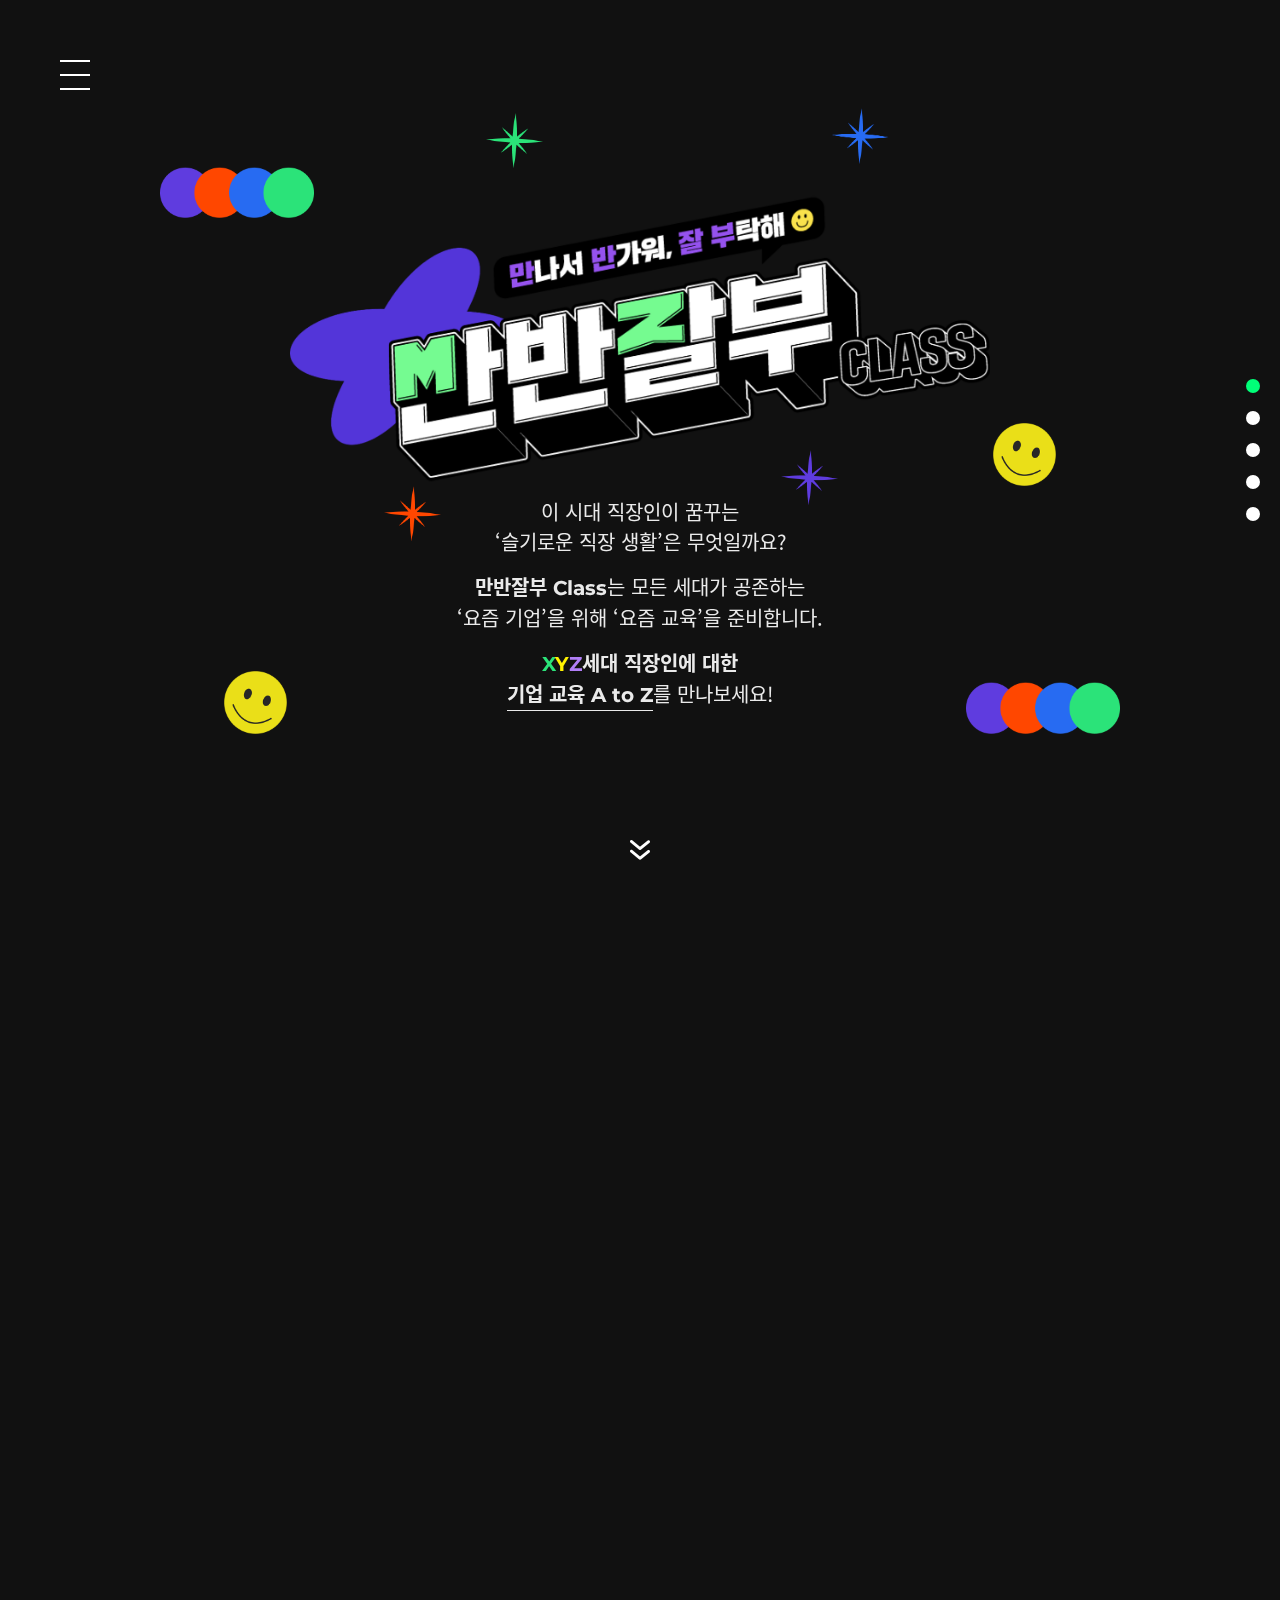
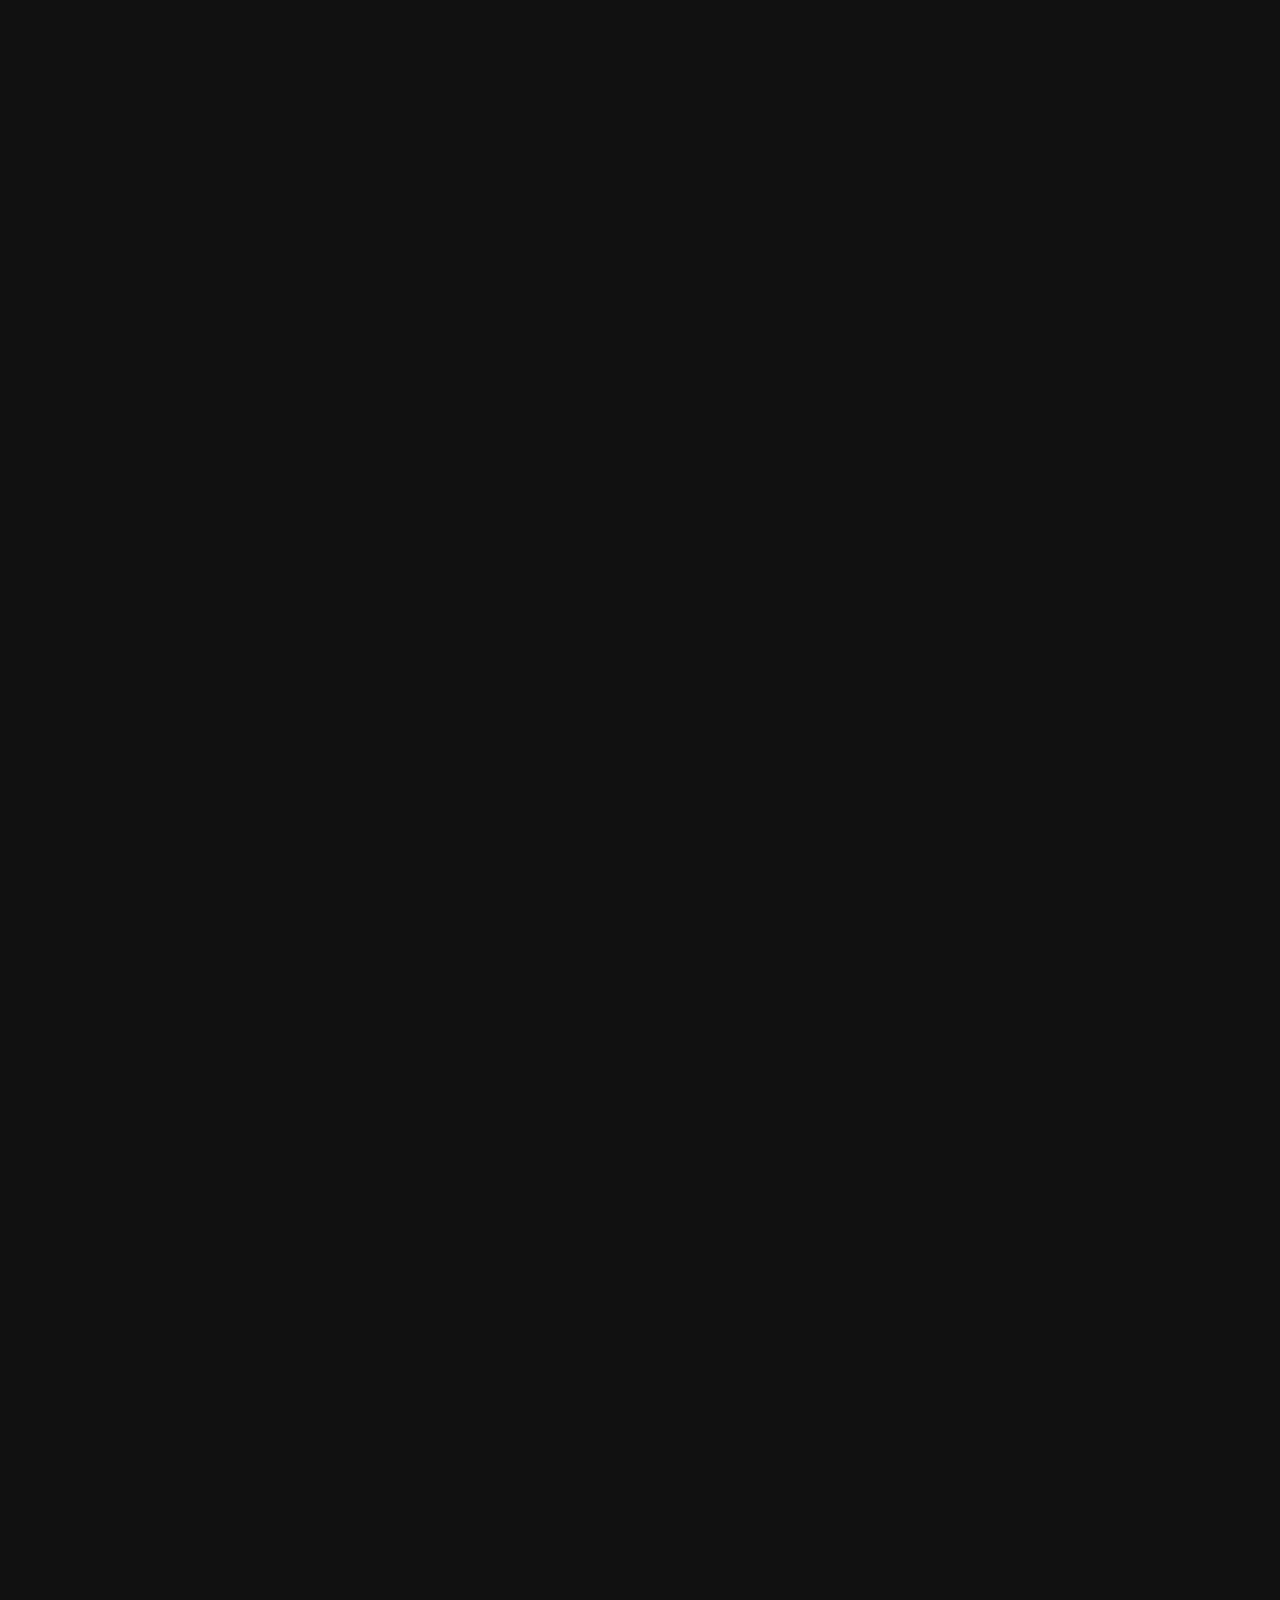
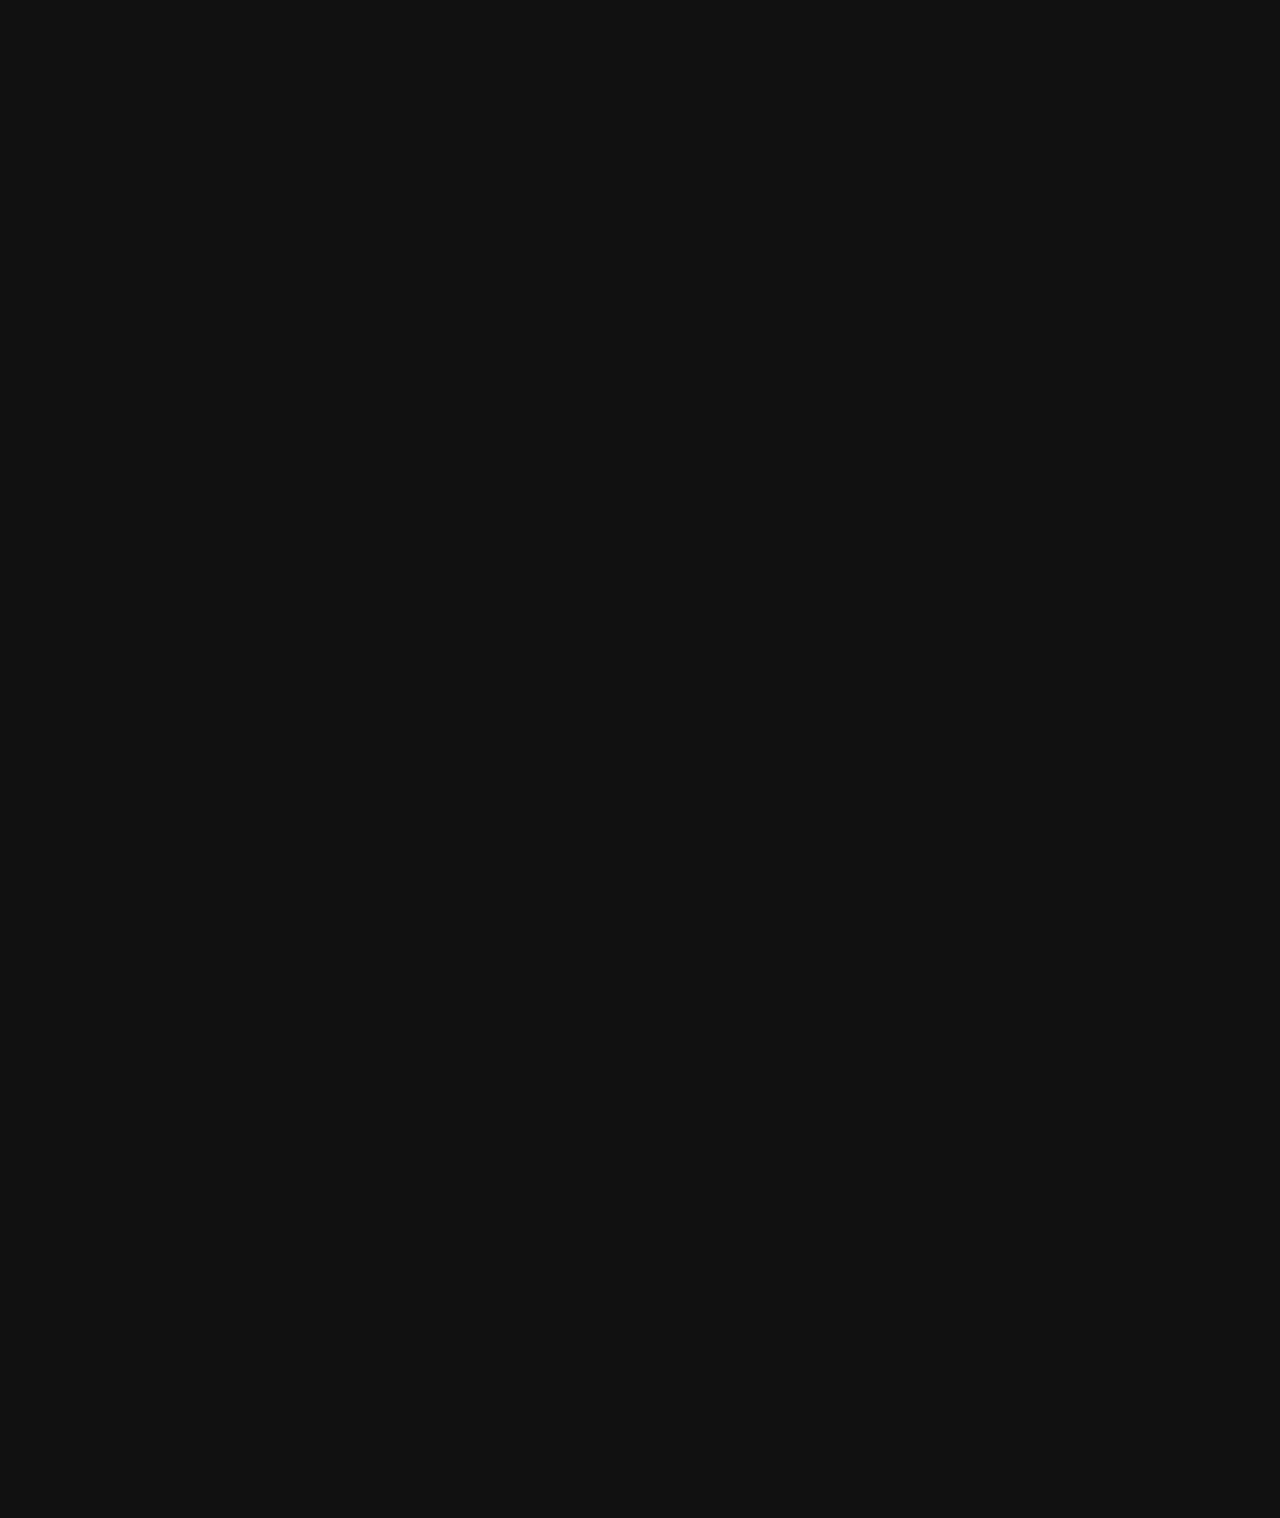
<file: views/html/index.html>
<!Doctype html>
<html lang="ko">
    <head>
        <title>만반잘부 클래스 :: MZ세대 신입사원 양성 교육</title>
        <meta charset="utf-8">
        <meta http-equiv="x-ua-compatible" content="IE=edge">
        <meta name="viewport" content="width=device-width, initial-scale=1.0, maximum-scale=1.0, minimum-scale=1.0, user-scalable=yes">
        <meta name="author" content="univEBIZ_zOoOe">
        <meta name="keywords" content="만반잘부 클래스, 만반잘부 Class , MZ세대 신입사원 양성 교육,MZ Class, 신입사원 양성 교육, MZ세대 신입사원 교육, 대학내일, 커넥트밸류, 만반잘부, 만반잘, 만반">
        <meta name="description" content="밀레니얼-Z세대 신입사원을 위한 만반잘부 클래스! 대한민국에서 가장 젊은 신입사원 양성 교육을 만나보세요!">

        <meta property="og:type" content="website">
        <meta property="og:url" content="">
        <meta property="og:site_name" content="" >
        <meta property="og:title" content="만반잘부 클래스 :: MZ세대 신입사원 양성 교육">
        <meta property="og:description" content="밀레니얼-Z세대 신입사원을 위한 만반잘부 클래스! 대한민국에서 가장 젊은 신입사원 양성 교육을 만나보세요!">
        <meta property="og:image" content="../../content/images/share.png">
        <meta property="og:image:width" content="600">
        <meta property="og:image:height" content="315">
        
        <meta name="twitter:card" content="summary">
        <meta name="twitter:site" content="">
        <meta property="twitter:title" content="만반잘부 클래스 :: MZ세대 신입사원 양성 교육">
        <meta property="twitter:description" content="밀레니얼-Z세대 신입사원을 위한 만반잘부 클래스! 대한민국에서 가장 젊은 신입사원 양성 교육을 만나보세요!">
        <meta property="twitter:image" content="../../content/images/share.png">

        <link rel="shortcut icon" type="image/x-icon" href="../../content/images/favicon.ico"> <!-- Chrome, Safari, IE -->
        <link rel="icon" type="image/png" href="../../content/images/favicon.png"> <!-- Firefox, Opera -->

        <link href="https://fonts.googleapis.com/css2?family=Montserrat:wght@300;400;500;600;700&display=swap" rel="stylesheet"> <!-- google font -->

        <link href="../../content/styles/style.css" rel="stylesheet">
        <link href="../../content/styles/fullpage.min.css" rel="stylesheet">
        <link href="../../content/styles/slick.css" rel="stylesheet">
        <link href="../../content/styles/content.css" rel="stylesheet">
        <link href="../../content/styles/main.css" rel="stylesheet">

        <script src="../../content/scripts/jquery-1.12.4.min.js"></script>
        <script src="../../content/scripts/slick.min.js"></script>
        <script src="../../content/scripts/fullpage.min.js"></script>
        <script src="../../content/scripts/common.js"></script>
    </head>
    <body>
        <!-- header START -->
        <header id="mainHd">
            <a href="javascript:void(0);" class="hd-tgl-btn"><span class="bar"></span></a>
            <div id="tglNav">
                <div class="tgl-nav">
                    <ul class="nav-menu-list__tgl">
                        <li>
                            <a href="classNewcomer.html" class="nav-menu__tgl fs18">신입은 처음이라</a>
                        </li>
                        <li>
                            <a href="classJunior.html" class="nav-menu__tgl fs18">선배는 처음이라</a>
                        </li>
                        <li>
                            <a href="classLeader.html" class="nav-menu__tgl fs18">리더는 처음이라</a>
                        </li>
                        <li>
                            <a href="classXZit.html" class="nav-menu__tgl fs18">엑지트<span class="efw400">(XZ:it)</span></a>
                        </li>
                    </ul>
                    <div class="nav-ft">
                        <i class="nav-ci__class"><img src="../../content/images/nav-ci-class.png" alt="만반잘부 CLASS"></i>
                        <p class="nav-txt__info efw700 fs14">E : tmi@mz-class.com<br>T : 02-6080-3379</p>
                        <i class="nav-ci__corp">
                            <img src="../../content/images/nav-ci-corp.png" alt="대학내일 X 커넥트 밸류">
                            <a href="https://corp.univ.me/Home" target="_blank" title="대학내일 홈페이지 (새 창 이동)" class="nav-ci-corplink__lt"><span class="txt-hidden">대학내일</span></a>
                            <a href="https://blog.naver.com/connect-value" target="_blank" title="커넥트밸류 홈페이지 (새 창 이동)" class="nav-ci-corplink__rt"><span class="txt-hidden">커넥트밸류</span></a>
                        </i> <!-- 1207 zoe 수정 -->
                    </div>
                </div>
            </div> <!-- //nav -->
        </header>
        <!-- //header END -->
        <!-- main START -->
        <main>
            <!-- fullpage START -->
            <div id="main">
                <div class="main-area__vsl section" id="section0">
                    <i class="main-ico__vsl-circ top mo-hide"><img src="../../content/images/main/visual-icon-circles.png" alt="원모양 도형"></i>
                    <i class="main-ico__vsl-circ btm mo-hide"><img src="../../content/images/main/visual-icon-circles.png" alt="원모양 도형"></i>
                    <i class="main-ico__vsl-smile top mo-hide"><img src="../../content/images/main/visual-icon-smile.png" alt="스마일 아이콘"></i>
                    <i class="main-ico__vsl-smile btm mo-hide"><img src="../../content/images/main/visual-icon-smile.png" alt="스마일 아이콘"></i>
                    <i class="main-ico__vsl-star greenstar"><img src="../../content/images/main/visual-icon-star-green.png" alt="초록색 별"></i>
                    <i class="main-ico__vsl-star redstar"><img src="../../content/images/main/visual-icon-star-red.png" alt="빨간색 별"></i>
                    <i class="main-ico__vsl-star bluestar"><img src="../../content/images/main/visual-icon-star-blue.png" alt="파란색 별"></i>
                    <i class="main-ico__vsl-star purplestar"><img src="../../content/images/main/visual-icon-star-purple.png" alt="보라색 별"></i>
                    <i class="main-ico__vsl-arw"><img src="../../content/images/main/visual-ico-arrow.png" alt="화살표"></i>
                    <div class="main-cont__vsl">
                        <div class="main-titbox__vsl">
                            <h1 class="main-tit__vsl"><img src="../../content/images/main/visual-title.png" alt="만나서 반가워 잘 부탁해 - 만반잘부 CLASS"></h1>
                        </div>
                        <p class="main-txt__vsl fs20">이 시대 직장인이 꿈꾸는<br>‘슬기로운 직장 생활’은 무엇일까요?</p>
                        <p class="main-txt__vsl fs20"><strong class="fw700">만반잘부</strong> <strong class="efw700">Class</strong>는 모든 세대가 공존하는<br>‘요즘 기업’을 위해 ‘요즘 교육’을 준비합니다.</p>
                        <p class="main-txt__vsl fs20"><strong class="efw700"><span class="fc-neongreen">X</span><span class="fc-yellow">Y</span><span class="fc-lavender">Z</span></strong><strong class="fw700">세대 직장인에 대한</strong><br><strong class="main-deco__underline"><span class="fw700">기업 교육</span> <span class="efw700">A to Z</span></strong>를 만나보세요!</p>
                    </div>
                </div> <!-- //section 1 : visual -->
                <div class="main-area__gate section" id="section1">
                    <div class="main-cont__gate">
                        <ul class="main-gate-list">
                            <li>
                                <a href="classNewcomer.html" class="main-gate-item">
                                    <figure class="main-gate-card"><img src="../../content/images/main/gate-card-newcomer.png" alt="알잘딱깔센 입사 정착기 MZ세대 신입사원"></figure>
                                    <p class="main-gate-tag fs20">#MZ세대향 콘텐츠 #실무적용<br>#교육 모듈 커스터마이징<i>.<br>.<br>.</i></p>
                                    <span class="main-gate-btn fw700 fs20 purple">만나러 가기</span>
                                </a>
                            </li>
                            <li>
                                <a href="classJunior.html" class="main-gate-item">
                                    <figure class="main-gate-card"><img src="../../content/images/main/gate-card-junior.png" alt="알잘딱깔센 입사 정착기 MZ세대 신입사원"></figure>
                                    <p class="main-gate-tag fs20">#스마트한 업무 관리 스킬<br>#셀프 케어 #관계 관리<i>.<br>.<br>.</i></p>
                                    <span class="main-gate-btn fw700 fs20 red">만나러 가기</span>
                                </a>
                            </li>
                            <li>
                                <a href="classLeader.html" class="main-gate-item">
                                    <figure class="main-gate-card"><img src="../../content/images/main/gate-card-senior.png" alt="좋은 리더가 되고 싶은 초보 리더 M세대 시니어 직급"></figure>
                                    <p class="main-gate-tag fs20">#조직 관리 #네트워킹과 협업<br>#소통·갈등관리 #성과 및 피드백<i>.<br>.<br>.</i></p>
                                    <span class="main-gate-btn fw700 fs20 blue">만나러 가기</span>
                                </a>
                            </li>
                            <li>
                                <a href="classXZit.html" class="main-gate-item">
                                    <figure class="main-gate-card"><img src="../../content/images/main/gate-card-team.png" alt="따로 또 같이의 가치를 아는 XYZ세대간의 팀빌딩"></figure>
                                    <p class="main-gate-tag fs20">#미션수행 #워크샵<br>#실·내외 #액티비티<i>.<br>.<br>.</i></p>
                                    <span class="main-gate-btn fw700 fs20 neongreen">만나러 가기</span>
                                </a>
                            </li>
                        </ul>
                    </div>
                </div> <!-- //section 2 : gate -->
                <div class="main-area__intro section" id="section2">
                    <i class="main-ico__intro-copy manager mo-hide"><img src="../../content/images/main/intro-copy-manager.png" alt="#밀레니얼_대리"></i>
                    <i class="main-ico__intro-copy newcomer mo-hide"><img src="../../content/images/main/intro-copy-newcomer.png" alt="#MZ세대_신입"></i>
                    <i class="main-ico__intro-copy intern mo-hide"><img src="../../content/images/main/intro-copy-intern.png" alt="#gen-Z_인턴"></i>
                    <i class="main-ico__intro-copy head mo-hide"><img src="../../content/images/main/intro-copy-head.png" alt="#86세대_부장"></i>
                    <i class="main-ico__intro-copy exag mo-hide"><img src="../../content/images/main/intro-copy-exag.png" alt="#X세대_과장"></i>
                    <i class="main-ico__intro-copy life mo-hide"><img src="../../content/images/main/intro-copy-life.png" alt="#슬기로운직장생활"></i>
                    <i class="main-ico__intro-circ purplecirc top mo-hide"><span class="txt-hidden">보라색 원</span></i>
                    <i class="main-ico__intro-circ purplecirc btm mo-hide"><span class="txt-hidden">보라색 원</span></i>
                    <i class="main-ico__intro-circ bluecirc mo-hide"><span class="txt-hidden">파란색 원</span></i>
                    <i class="main-ico__intro-circ greencirc mo-hide"><span class="txt-hidden">초록색 원</span></i>
                    <i class="main-ico__intro-circ redcirc mo-hide"><span class="txt-hidden">빨간색 원</span></i>
                    <i class="main-ico__intro-star greenstar mo-hide"><img src="../../content/images/main/intro-icon-star-green.png" alt="연두색 별"></i>
                    <i class="main-ico__intro-star redstar mo-hide"><img src="../../content/images/main/intro-icon-star-red.png" alt="빨간색 별"></i>
                    <div class="main-cont__intro">
                        <h2 class="main-tit__intro fs37 fc-yellow"><span class="efw700 txt-linebreak__mo">Welcome to</span> 만반잘부 <span class="efw700">Class</span> <i class="main-emoji__intro hand"><img src="../../content/images/main/intro-emoji-hand.png" alt="손 흔드는 이모지"></i></h2>
                        <div class="main-txtbox__intro">
                            <p class="main-txt__intro mo-hide fs20">'10년이면 강산이 변한다'는 말이 무색하게<br>요즘은 3년만 해도 세대 차이가 느껴지곤 합니다.<br><br>서로 다른 시대를 살아온 개인이 모인<br>직장에서 ‘세대 갈등’을 느끼는 것은 당연한데요.. <i class="main-emoji__intro tear"><img src="../../content/images/main/intro-emoji-tear.png" alt="우는 표정의 이모지"></i><br><br><strong class="fw700">#MZ세대 맞춤교육 #세대통합 팀빌딩 등이<br>고민이라면, 만반잘부 Class에 오신 걸 환영합니다! <i class="main-emoji__intro pangpare"><img src="../../content/images/main/intro-emoji-pangpare.png" alt="우는 표정의 이모지"></i></strong></p>
                            <p class="main-txt__intro mo-show fs20">'10년이면 강산이 변한다'는<br>말이 무색하게 요즘은 3년만 해도<br>세대 차이가 느껴지곤 합니다.<br><br>서로 다른 시대를 살아온<br>개인이 모인 직장에서 ‘세대 갈등’을<br>느끼는 것은 당연한데요..<br><br><strong class="fw700">#MZ세대 맞춤교육<br>#세대통합 팀빌딩 등이 고민이라면,<br>만반잘부 Class에 오신 걸 환영합니다!</strong></p>
                        </div>
                    </div>
                </div> <!-- //section 3 : intro -->
                <div class="main-area__desc section" id="section3">
                    <i class="main-ico__desc-circ mo-hide"><img src="../../content/images/main/decription-icon-circles.png" alt="원형 아이콘"></i>
                    <i class="main-ico__desc-star purplestar"><img src="../../content/images/main/visual-icon-star-purple.png" alt="보라색 별"></i>
                    <i class="main-ico__desc-star greenstar"><img src="../../content/images/main/visual-icon-star-green.png" alt="초록색 별"></i>
                    <i class="main-ico__desc-star redstar"><img src="../../content/images/main/visual-icon-star-red.png" alt="빨간색 별"></i>
                    <i class="main-ico__desc-star bluestar"><img src="../../content/images/main/visual-icon-star-blue.png" alt="파란색 별"></i>
                    <div class="main-cont__desc flex-box flex-row__rv flex-spc__cnt flex-align__cnt">
                        <div class="main-desc-wrap__rt">
                            <h2 class="main-tit__desc efw700 fs37 fc-yellow"><span class="txt-linebreak__mo">Who</span> Am I ?</h2>
                            <p class="main-txt__desc fs20"><strong class="fw700">MZ세대 전문 그룹 대학내일과,<br>기업교육 전문 그룹 커넥트밸류가 만났습니다.</strong><br><br>MZ세대 직장인을 잘 알고 이해하는 우리는<br>대한민국에서 가장 젊은 기업교육을 제공합니다.<br><br>서로가 만나서 반갑고 잘 부탁할 수 있는<br>슬기로운 직장 생활을 만들어 나갑니다! <i class="main-emoji__desc strong"><img src="../../content/images/main/description-emoji-strong.png" alt="힘있는 팔 이모지"></i></p> <!-- 1207 zoe 수정 -->
                        </div>
                        <div class="main-desc-wrap__lt">
                            <figure><img src="../../content/images/main/description-corpgroup.png" alt="MZ세대 타깃 마케팅·콘텐츠 전문 그룹 대학내일, 대학내일20대연구소 + 스마트한 기업교육 컨설팅 전문 그룹 커넥트밸류 = 만반잘부 Class"></figure>
                        </div>
                    </div>
                </div> <!-- //section 4 : description -->
                <div class="main-area__faq section" id="section4">
                    <div class="main-cont__faq">
                        <i class="main-ico__faq-smile lt mo-show"><img src="../../content/images/main/faq-icon-smile.png" alt="스마일 아이콘"></i>
                        <i class="main-ico__faq-smile rt mo-show"><img src="../../content/images/main/faq-icon-smile.png" alt="스마일 아이콘"></i>
                        <i class="main-ico__faq-star redstar top"><img src="../../content/images/main/visual-icon-star-red.png" alt="빨간색 별"></i>
                        <i class="main-ico__faq-star redstar btm"><img src="../../content/images/main/visual-icon-star-red.png" alt="빨간색 별"></i>
                        <i class="main-ico__faq-star bluestar"><img src="../../content/images/main/visual-icon-star-blue.png" alt="파란색 별"></i>
                        <i class="main-ico__faq-star greenstar top"><img src="../../content/images/main/visual-icon-star-green.png" alt="초록색 별"></i>
                        <i class="main-ico__faq-star greenstar btm mo-show"><img src="../../content/images/main/visual-icon-star-green.png" alt="초록색 별"></i>
                        <h2 class="main-tit__faq efw700 fs37 fc-yellow"><span class="txt-linebreak__mo">FAQ!</span> Need Help?</h2>
                        <div class="main-txtbox__faq">
                            <i class="main-ico__faq-smile mo-hide"><img src="../../content/images/main/faq-icon-smile.png" alt="스마일 아이콘"></i>
                            <i class="main-ico__faq-shape mo-hide"><img src="../../content/images/main/faq-icon-shape.png" alt="도형 아이콘"></i>
                            <ul class="faq-list__main">
                                <li class="faq-item__main">
                                    <a href="javascript:void(0);" class="faq-q__main active  fw700 fs22"><span class="faq-label__main efw700">Q.</span> 교육 사례 또는 후기를 볼 수 있을까요?</a>
                                    <div class="faq-a__main">
                                        <p class="faq-txt__main fs18"><a href="https://blog.naver.com/connect-value" target="_blank" title="커넥트 밸류 블로그 (새 창 이동)">👉 만반잘부 <span class="efw500">Class</span> 교육 후기 보러 가기</a><br>2020년 2월 기준, 많은 기업과 교육담당자께서 만반잘부 <span class="efw500">Class</span>를 찾아 주셨습니다.<br>사례와 후기는 위 링크를 통해 지속적으로 공유될 예정이니 많은 관심 바랍니다</p>
                                    </div>
                                </li>
                                <li class="faq-item__main">
                                    <a href="javascript:void(0);" class="faq-q__main fw700 fs22"><span class="faq-label__main efw700">Q.</span> 교육 문의는 어디서 하나요?</a>
                                    <div class="faq-a__main">
                                        <p class="faq-txt__main fs18">홈페이지 우측 하단의 ‘채널톡’을 통해 문의하시면 담당자로부터 빠른 답변을 드립니다.<br>그 외, 다른 채널을 활용하고 싶다면 아래 연락처를 확인해주세요.<br>📞 02-6080-3379<br>📩 tmi@mz-class.com</p>
                                    </div>
                                </li>
                                <li class="faq-item__main">
                                    <a href="javascript:void(0);" class="faq-q__main fw700 fs22"><span class="faq-label__main efw700">Q.</span> '다른 교육'도 문의 가능할까요?</a>
                                    <div class="faq-a__main">
                                        <p class="faq-txt__main fs18"><span class="txt-linebreak">MZ세대 전문 기업 대학내일과 기업교육 전문 기업 커넥트밸류의 협력 아래</span> MZ세대 관련 교육 범위는 꾸준히 확대되고 있습니다.<br>어떤 사항이든 문의처(채널톡/전화/메일)로 편하게 문의주세요.<br>추가로, 커넥트밸류는 교육 컨설팅 기업이자 온라인 HRD 플랫폼 기업으로 <span class="txt-linebreak">500여 명의 전문 강사진을 보유하고 있어,</span> 의뢰하시는 어떤 교육이든 적합한 교육 기획과 운영이 가능합니다.</p>
                                    </div> <!-- 1207 zoe 수정 -->
                                </li>
                                <li class="faq-item__main">
                                    <a href="javascript:void(0);" class="faq-q__main fw700 fs22"><span class="faq-label__main efw700">Q.</span> MZ세대 교육에 대해 지속적으로 안내 받을 수 있을까요?</a>
                                    <div class="faq-a__main">
                                        <p class="faq-txt__main fs18">물론입니다.<br>문의주신 소중한 고객님을 대상으로<br>MZ세대 교육에 관한 정보 메일을 꾸준히 보내 드릴 예정입니다.<br>어떤 사항이든, 문의처(채널톡/전화/메일)로 편하게 문의주세요.</p>
                                    </div>
                                </li>
                            </ul>
                        </div>
                    </div>
                </div> <!-- //section 5 : faq -->
                <div class="section fp-auto-height" id="section5">
                    <footer class="flex-box flex-spc__btw flex-align__cnt">
                        <div class="ft-wrap__lt flex-box flex-align__cnt">
                            <i class="ft-ci__class"><img src="../../content/images/footer-ci-class.png" alt="만반잘부 CLASS"></i>
                            <p class="ft-txt__info efw700 fs18"><span class="fc-lavender">E</span> : tmi@mz-class.com<br><span class="fc-neongreen">T</span> : 02-6080-3379</p>
                        </div>
                        <div class="ft-wrap__rt">
                            <i class="ft-ci__corp">
                                <img src="../../content/images/footer-ci-corp.png" alt="대학내일 X 커넥트밸류">
                                <a href="https://corp.univ.me/Home" target="_blank" title="대학내일 홈페이지 (새 창 이동)" class="ft-ci-corplink__lt"><span class="txt-hidden">대학내일</span></a>
                                <a href="https://blog.naver.com/connect-value" target="_blank" title="커넥트밸류 홈페이지 (새 창 이동)" class="ft-ci-corplink__rt"><span class="txt-hidden">커넥트밸류</span></a>
                            </i> <!-- 1208 zoe 수정 (전체 페이지 동일 수정 사항) -->
                            <p class="ft-txt__copyright efw300 fs14"><span class="txt-linebreak__mo">COPYRIGHT &copy; UNIVTOMORROW & CONNECTVALUE</span> ALL RIGHTS RESERVED</p>
                        </div>
                    </footer>
                </div> <!-- //section 6 -->
            </div>
            <!-- //fullpage END -->
        </main>
        <!-- //main END -->
    </body>
    <script src="../../content/scripts/gsap.min.js"></script>
    <script>
        //fullpage
        $(window).load(function(){
            new fullpage('#main', {
                licenseKey: 'C0313A3F-73B64EB9-B10F5C69-9C75EC32',
                anchors: ['firstPage', 'secondPage', '3rdPage', '4thPage', '5thPage', '6thPage'],
                scrollingSpeed: 1000,
                navigation: true,
                navigationPosition: 'right',
                recordHistory: false,
                responsiveWidth: 575.98,
                afterRender: function () {
                    //gate slider
                    $(".main-gate-list").slick({
                        slidesToShow: 4,
                        variableWidth: true,
                        arrows: false,
                        responsive: [
                            {
                                breakpoint: 1366.98,
                                settings: {
                                    variableWidth: false
                                }
                            },
                            {
                                breakpoint: 575.98,
                                settings: {
                                    slidesToShow: 1,
                                    slidesToScroll: 1,
                                    variableWidth: false,
                                    autoplay: true,
                                    speed: 1000,
                                    infinite: true,
                                    dots: true
                                }
                            }
                        ]
                    });
                },
                afterLoad: function(anchorLink, index) {
                    history.pushState(null, null, "index.html");
                },
                onLeave: function (origin, destination, direction) {
                    //add class ani-active
                    if (destination.index == 2) {
                        $(".main-area__intro").addClass("ani-active");
                    }

                    if (destination.index == 3) {
                        $(".main-area__desc").addClass("ani-active");
                    }
                    
                    if (destination.index == 5) {
                        $("#fp-nav.fp-right").fadeOut(350);
                    }
                    if (origin.index == 5 && direction == 'up') {
                        $("#fp-nav.fp-right").fadeIn(350);
                    }
                }
            });
        });

        //main load (1207 zoe 추가)
        mainLoad();
        //main parallax event
        mainParallax();
    </script>
    <!-- Global site tag (gtag.js) - Google Analytics -->
    <script async src="https://www.googletagmanager.com/gtag/js?id=UA-151914118-1"></script>
    <script>
        window.dataLayer = window.dataLayer || [];
        function gtag() { dataLayer.push(arguments); }
        gtag('js', new Date());

        gtag('config', 'UA-151914118-1');
    </script>
    <!-- //Global site tag (gtag.js) - Google Analytics -->
</html>
</file>
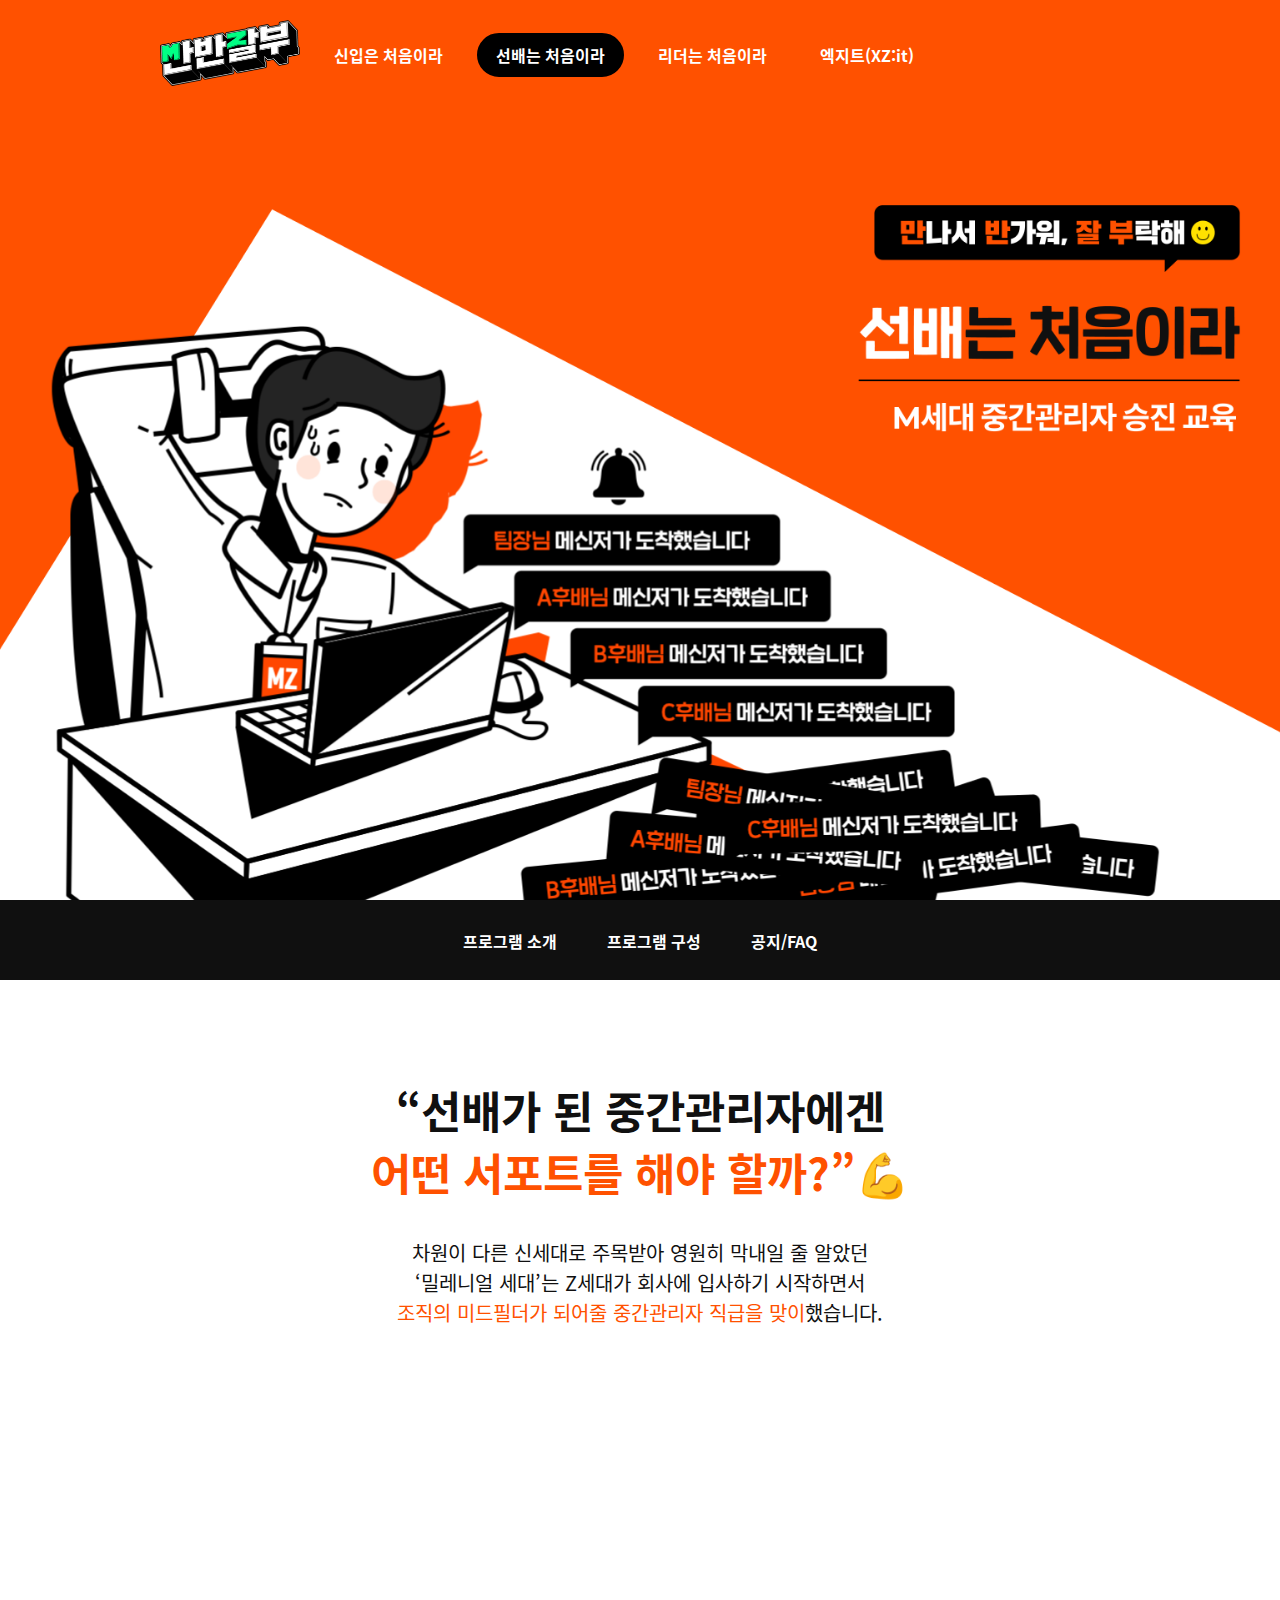
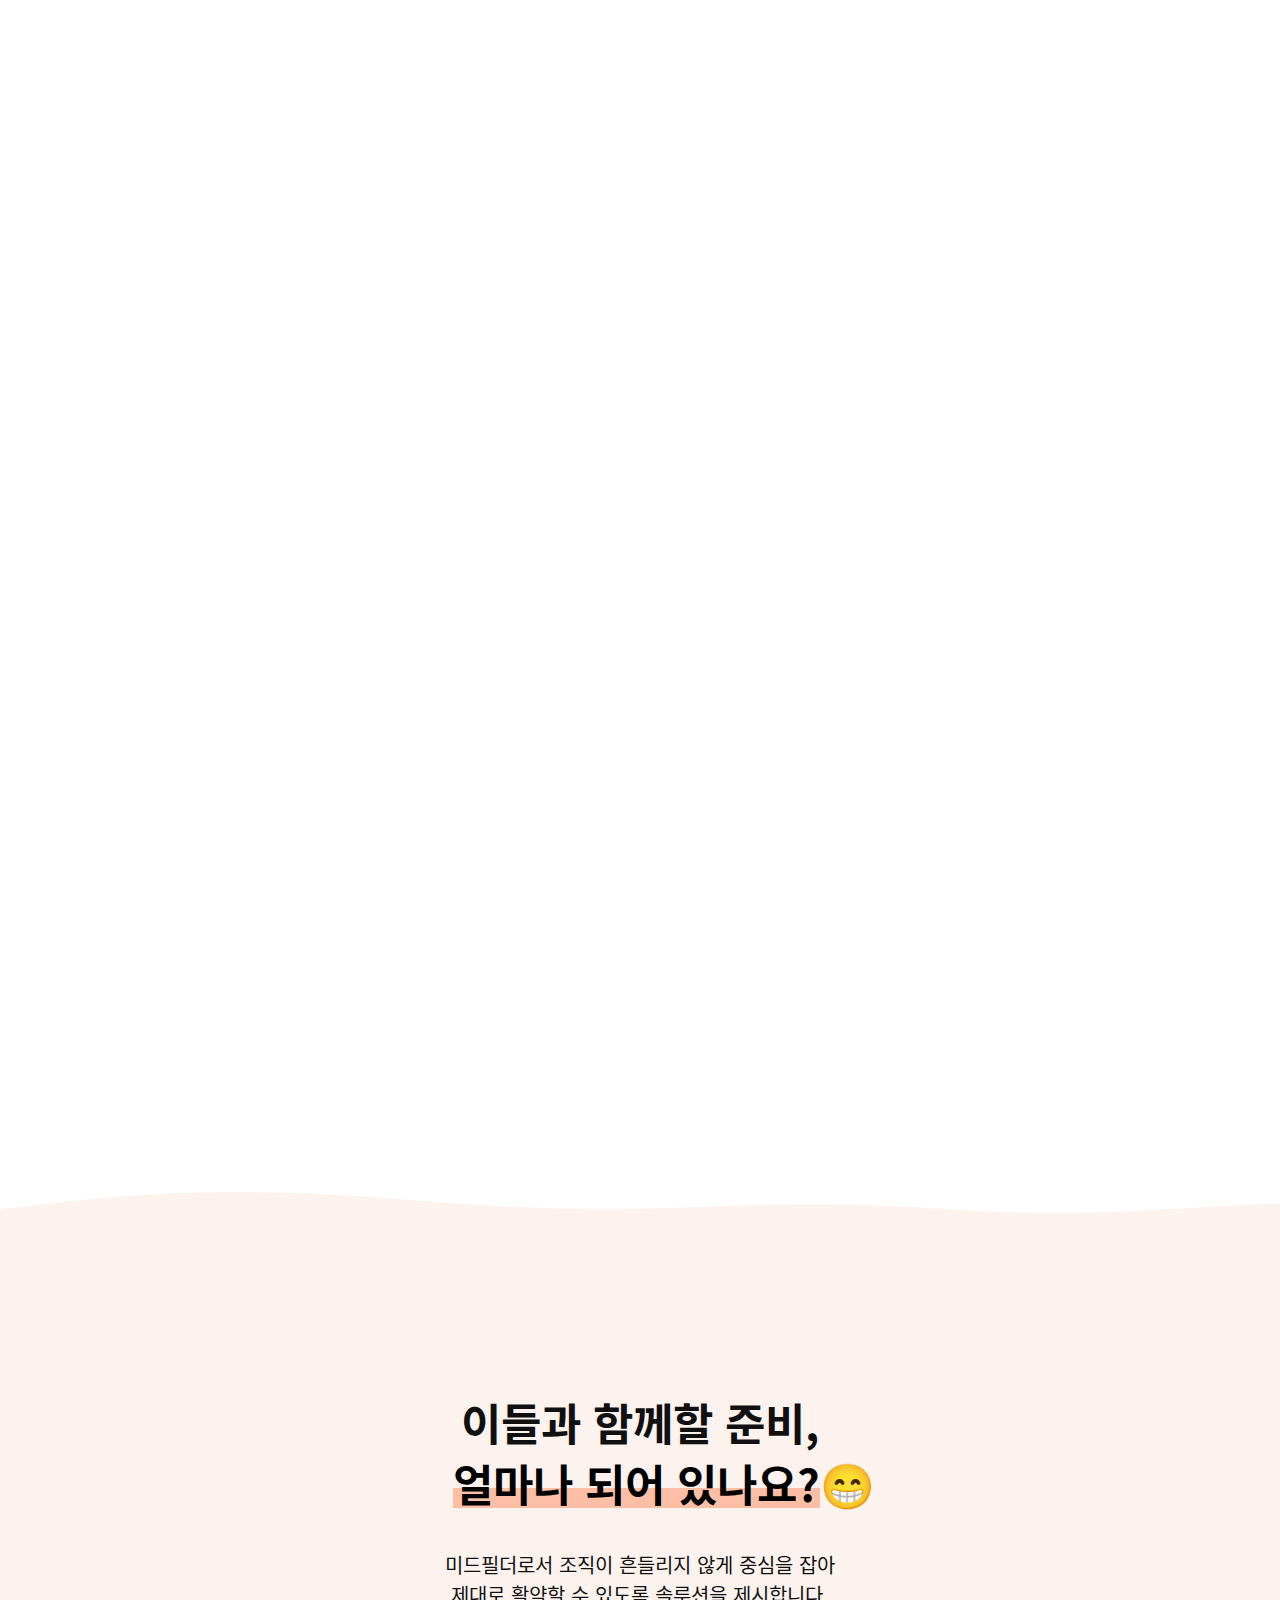
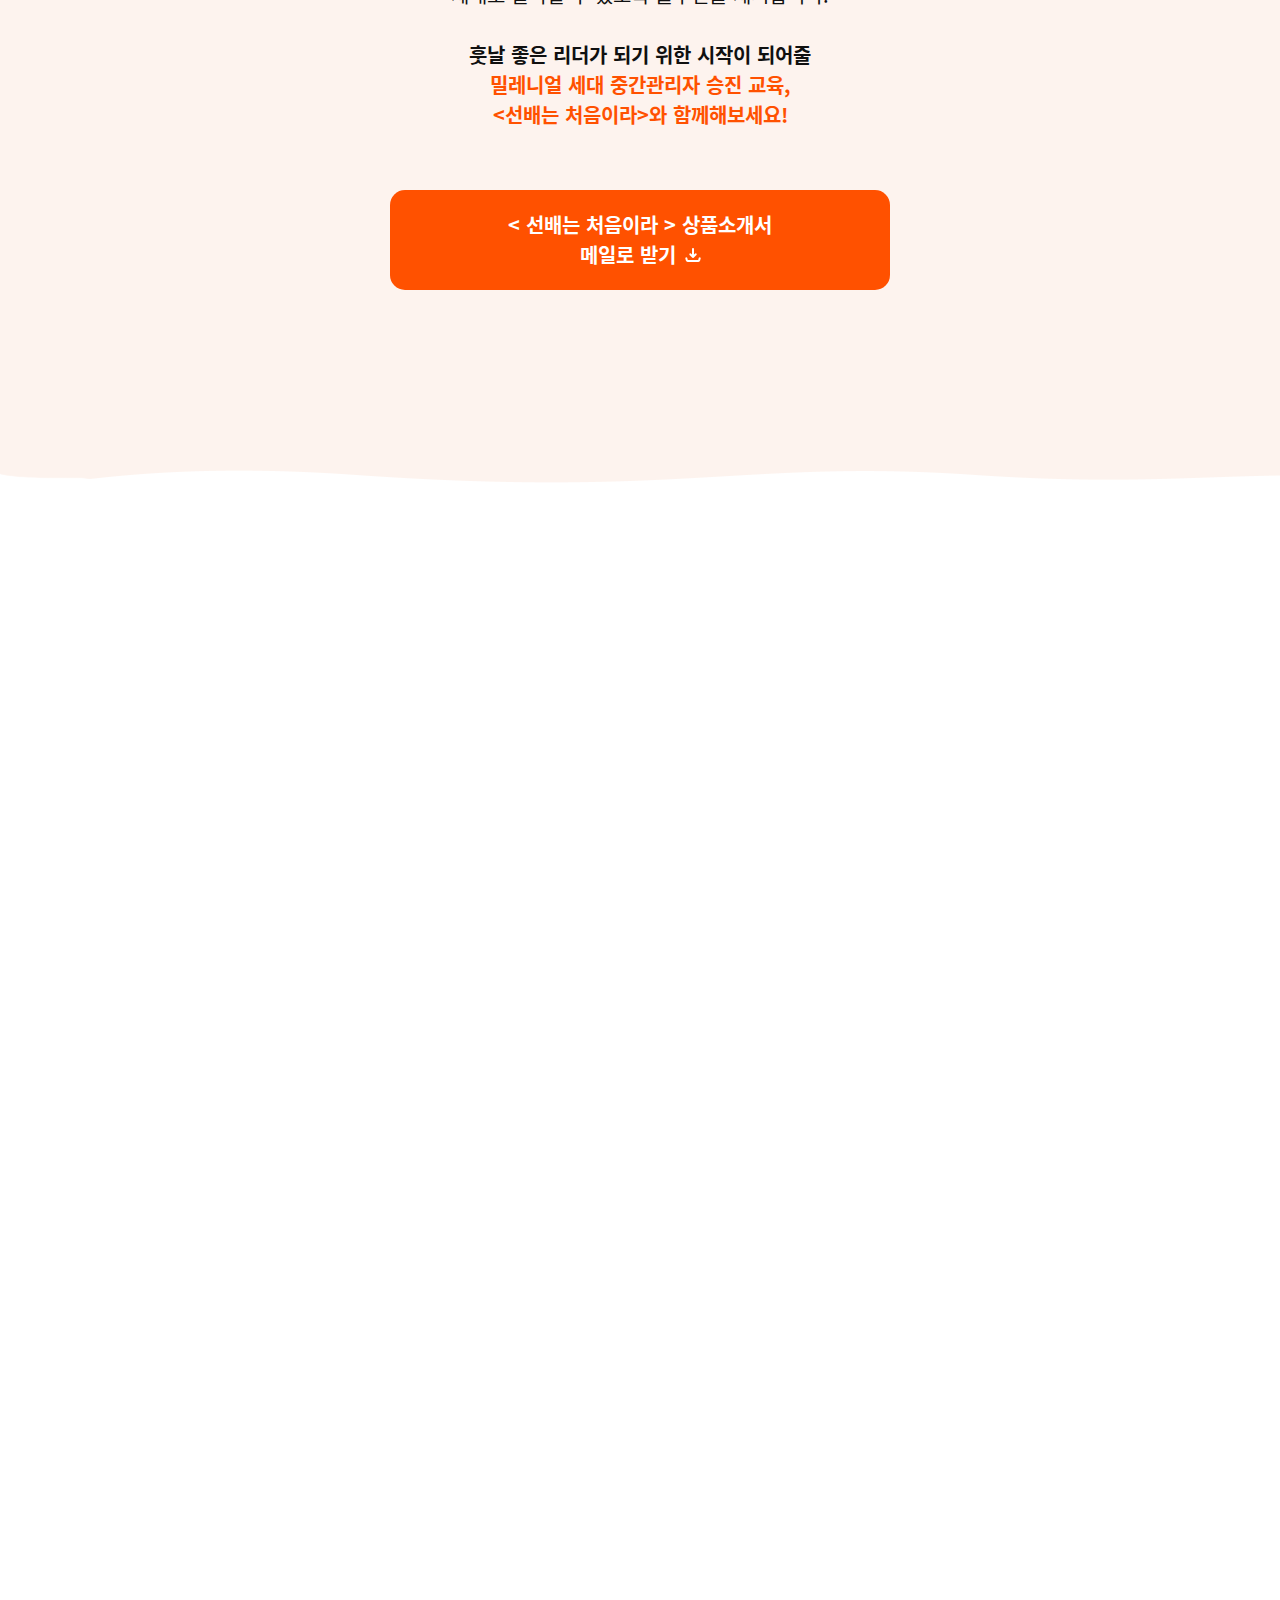
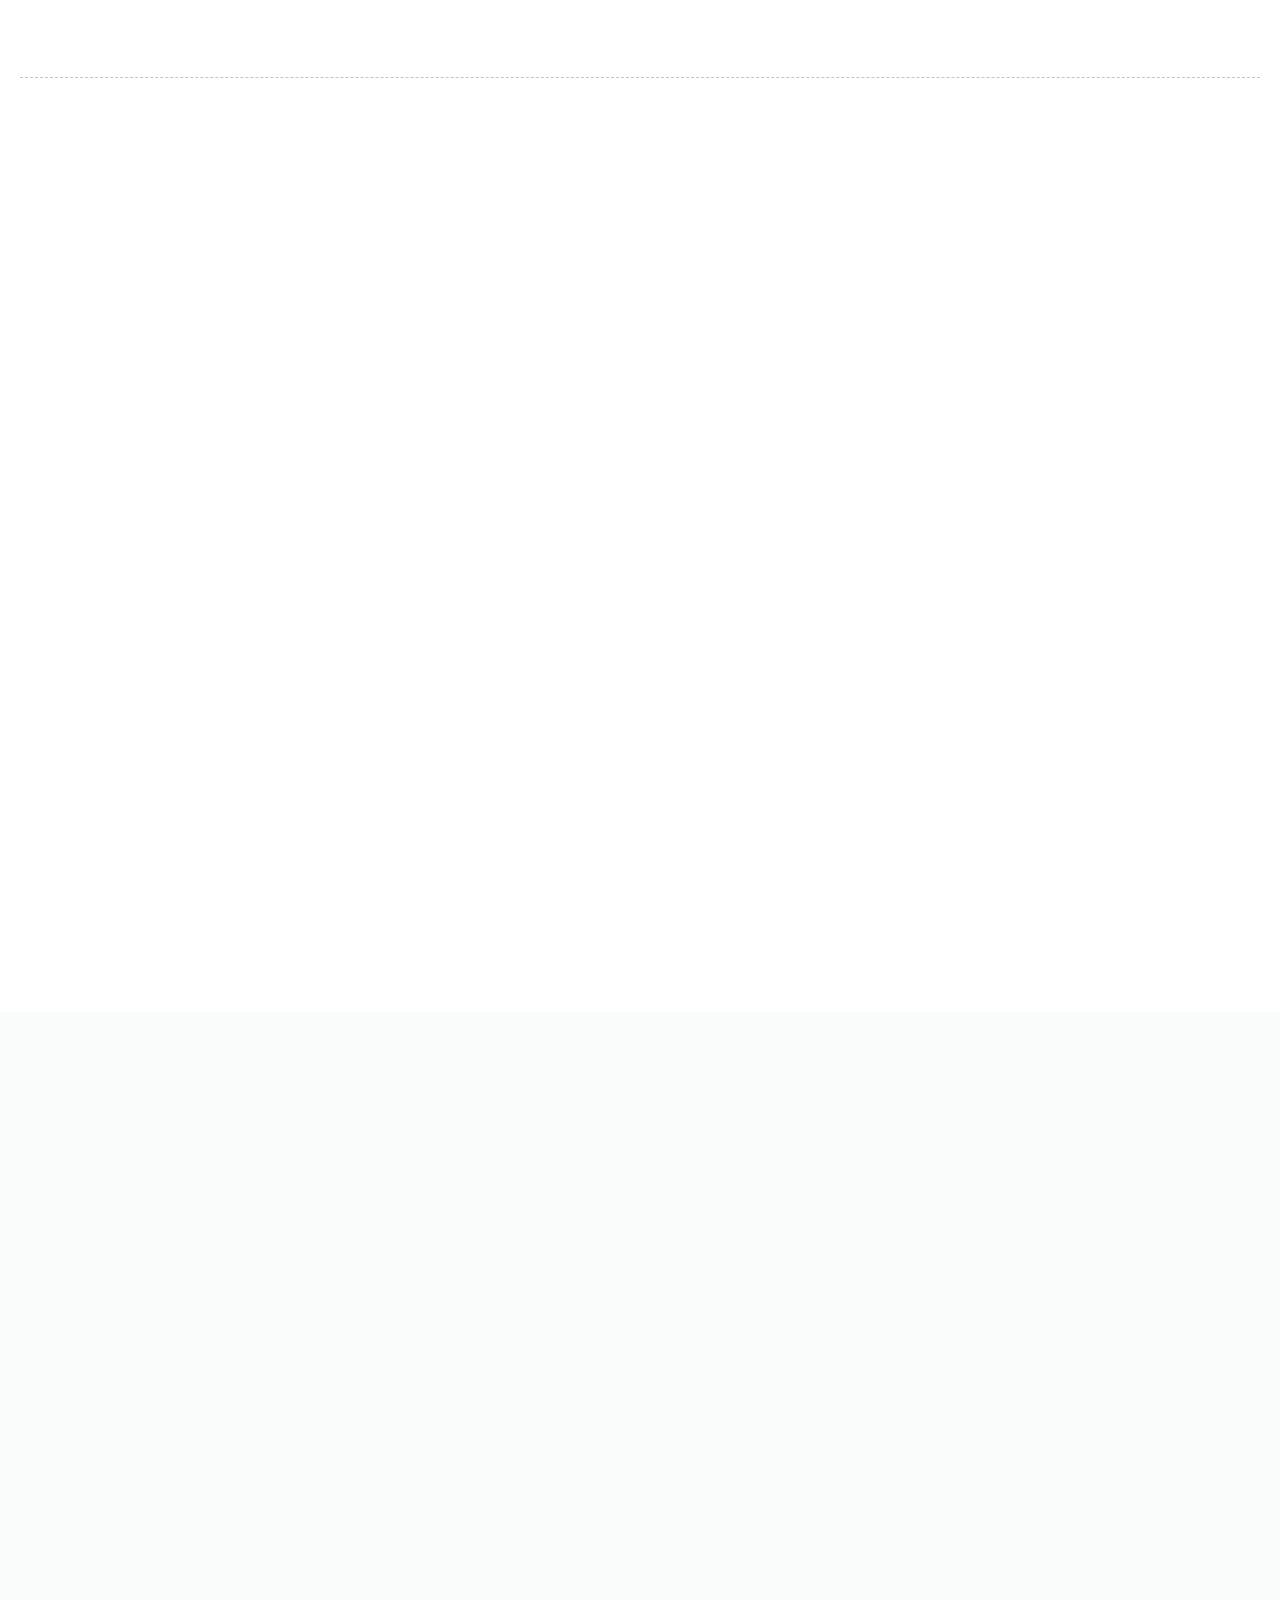
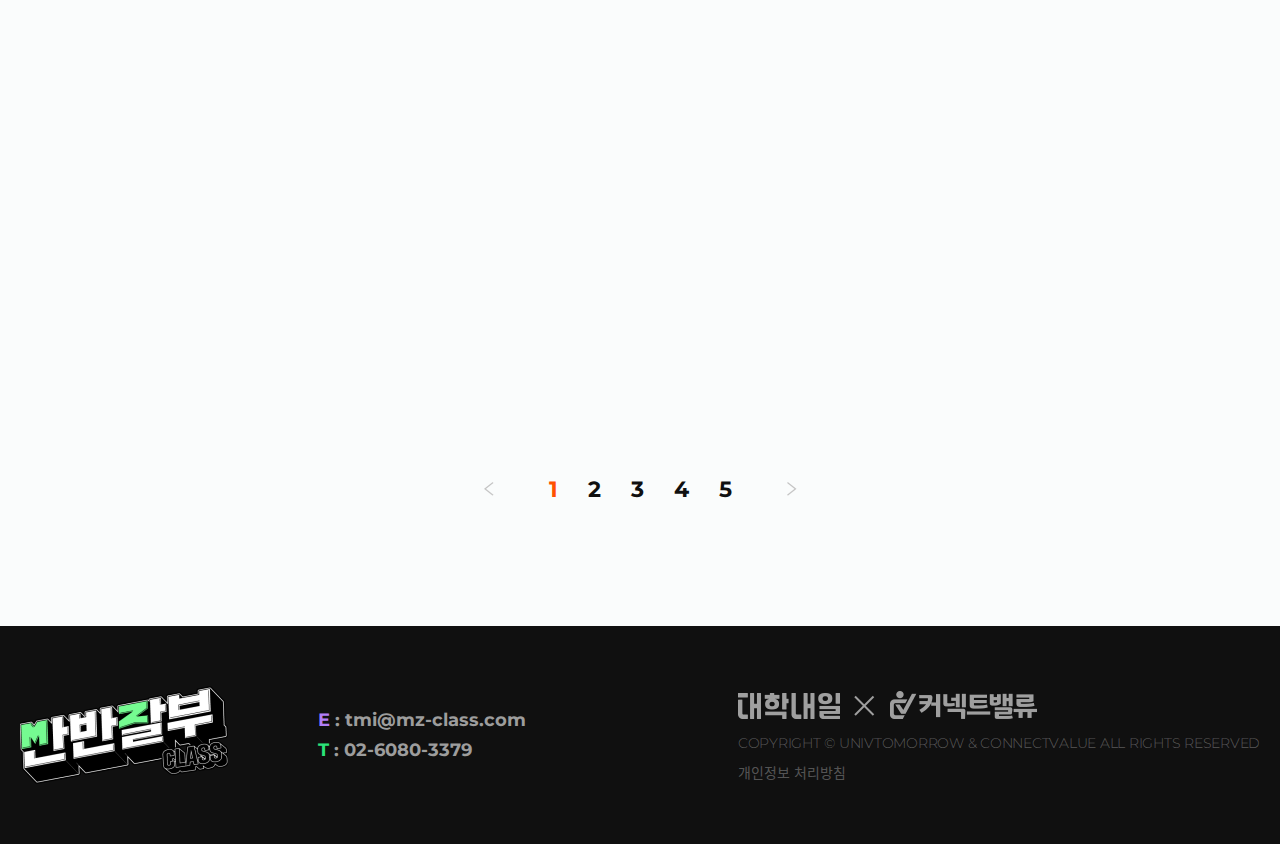
<file: views/html/classJunior.html>
<!Doctype html>
<html lang="ko">
    <head>
        <title>만반잘부 클래스 :: MZ세대 신입사원 양성 교육</title>
        <meta charset="utf-8">
        <meta http-equiv="x-ua-compatible" content="IE=edge">
        <meta name="viewport" content="width=device-width, initial-scale=1.0, maximum-scale=1.0, minimum-scale=1.0, user-scalable=yes">
        <meta name="author" content="univEBIZ_zOoOe">
        <meta name="keywords" content="만반잘부 클래스, 만반잘부 Class , MZ세대 신입사원 양성 교육,MZ Class, 신입사원 양성 교육, MZ세대 신입사원 교육, 대학내일, 커넥트밸류, 만반잘부, 만반잘, 만반">
        <meta name="description" content="밀레니얼-Z세대 신입사원을 위한 만반잘부 클래스! 대한민국에서 가장 젊은 신입사원 양성 교육을 만나보세요!">

        <meta property="og:type" content="website">
        <meta property="og:url" content="">
        <meta property="og:site_name" content="" >
        <meta property="og:title" content="만반잘부 클래스 :: MZ세대 신입사원 양성 교육">
        <meta property="og:description" content="밀레니얼-Z세대 신입사원을 위한 만반잘부 클래스! 대한민국에서 가장 젊은 신입사원 양성 교육을 만나보세요!">
        <meta property="og:image" content="../../content/images/share.png">
        <meta property="og:image:width" content="600">
        <meta property="og:image:height" content="315">
        
        <meta name="twitter:card" content="summary">
        <meta name="twitter:site" content="">
        <meta property="twitter:title" content="만반잘부 클래스 :: MZ세대 신입사원 양성 교육">
        <meta property="twitter:description" content="밀레니얼-Z세대 신입사원을 위한 만반잘부 클래스! 대한민국에서 가장 젊은 신입사원 양성 교육을 만나보세요!">
        <meta property="twitter:image" content="../../content/images/share.png">

        <link rel="shortcut icon" type="image/x-icon" href="../../content/images/favicon.ico"> <!-- Chrome, Safari, IE -->
        <link rel="icon" type="image/png" href="../../content/images/favicon.png"> <!-- Firefox, Opera -->

        <link href="https://fonts.googleapis.com/css2?family=Montserrat:wght@300;400;500;600;700&display=swap" rel="stylesheet"> <!-- google font -->

        <link href="../../content/styles/style.css" rel="stylesheet">
        <link href="../../content/styles/content.css" rel="stylesheet">

        <script src="../../content/scripts/jquery-1.12.4.min.js"></script>
        <script src="../../content/scripts/common.js"></script>
    </head>
    <body>
        <!-- header START -->
        <header class="flex-box flex-align__cnt">
            <h1 class="hd-ci"><a href="index.html"><img src="../../content/images/header-ci.png" alt="만반잘부"></a></h1>
            <nav id="juniorNav">
                <div class="nav-scrl-wrap">
                    <div class="nav-scrl">
                        <ul class="flex-box flex-align__cnt">
                            <li><a href="classNewcomer.html" class="nav-menu fw700 fs16">신입은 처음이라</a></li>
                            <li><a href="classJunior.html" class="nav-menu active fw700 fs16">선배는 처음이라</a></li>
                            <li><a href="classLeader.html" class="nav-menu fw700 fs16">리더는 처음이라</a></li>
                            <li><a href="classXZit.html" class="nav-menu fw700 fs16">엑지트(XZ:it)</a></li>
                        </ul>
                    </div>
                </div>
            </nav> <!-- //nav -->
        </header>
        <!-- //header END -->
        <!-- content START -->
        <section>
            <article class="class-area-kv__junior">
                <h2 class="txt-hidden">[선배는 처음이라 키비주얼] 만나서 반가워 잘 부탁해 - 선배는 처음이라 : M세대 중간관리자 승진 교육</h2>
                <figure class="mo-show"><img src="../../content/images/class/junior-keyvisual-mo.png" alt="만나서 반가워 잘 부탁해 - 선배는 처음이라 : M세대 중간관리자 승진 교육"></figure>
            </article> <!-- //key visual -->
            <ul class="anchor-menu-bar flex-box flex-spc__cnt">
                <li><a href="javascript:void(0);" class="anchor-menu__junior fw700 fs16">프로그램 소개</a></li>
                <li><a href="javascript:void(0);" class="anchor-menu__junior fw700 fs16">프로그램 구성</a></li>
                <li><a href="javascript:void(0);" class="anchor-menu__junior fw700 fs16">공지/FAQ</a></li>
            </ul> <!-- //anchor menu bar -->
            <article class="class-area-intro__junior class-ani-area">
                <h3 class="class-tit fs44">“선배가 된 중간관리자에겐<br><span class="fc-orange">어떤 서포트를 해야 할까?”</span>💪</h3>
                <p class="class-txt fs20"><span class="txt-linebreak__mo">차원이 다른 신세대로 주목받아</span> 영원히 막내일 줄 알았던<br><span class="txt-linebreak__mo">‘밀레니얼 세대’는 Z세대가</span> 회사에 입사하기 시작하면서<br><span class="fc-orange"><span class="txt-linebreak__mo">조직의 미드필더가 되어줄</span> 중간관리자 직급을 맞이</span>했습니다.</p>
                <div class="junior-intro-list class-ani-el__fadeInUp flex-box flex-spc__cnt flex-align__cnt">
                    <div class="junior-intro-circ"><strong class="junior-intro-circ-label fw700 fs34 fc-white"><small class="fs20">후임</small><br><i class="efw700">Z</i>세대</strong></div>
                    <div class="junior-intro-circ orange"><strong class="junior-intro-circ-label fw700 fs34 fc-white"><i class="efw700">M</i>세대</strong></div>
                    <div class="junior-intro-circ"><strong class="junior-intro-circ-label fw700 fs34 fc-white"><small class="fs20">선임</small><br><i class="efw700">X</i>세대</strong></div>
                </div>
                <div class="class-intro-copy-box">
                    <p class="class-intro-copy__top class-ani-el__fadeInLt delay700 fw700 fs32">한 직장에 뼈를 묻겠다는<br>신념으로 일하는 X세대와,<br>회사는 회사, 나는 나라고<br>당차게 말하는 Z세대 사이에서</p>
                    <p class="class-intro-copy__btm class-ani-el__fadeInRt delay1000 fw700 fs32">실무와 관리를 <br>동시에 진행하는 중간관리자는<br><mark class="highlight orange"><span class="highlight-txt">애매모호한 낀세대가 아닌</span></mark><br><mark class="highlight orange"><span class="highlight-txt">든든한 연결고리가 되어야 합니다.</span></mark></p>
                </div>
            </article>  <!-- //intro -->
            <article class="class-area-down__junior class-ani-area">
                <h3 class="class-tit fs44">이들과 함께할 준비,<br>&nbsp;&nbsp;&nbsp;&nbsp;<mark class="highlight orange"><span class="highlight-txt">얼마나 되어 있나요?</span></mark>😁</h3>
                <p class="class-txt fs20">미드필더로서 조직이 흔들리지 않게 중심을 잡아<br>제대로 활약할 수 있도록 솔루션을 제시합니다.<br><br><strong class="fw700">훗날 좋은 리더가 되기 위한 시작이 되어줄<br><span class="fc-orange">밀레니얼 세대 중간관리자 승진 교육,<br>&lt;선배는 처음이라&gt;와 함께해보세요!</span></strong></p>
                <a href="javascript:void(0);" onclick="openModal('modalApply');" class="class-down-btn fw700 fs20 orange">
                    <span class="class-down-btn-label">&lt; 선배는 처음이라 &gt; 상품소개서<br><i class="class-down-btn-ico">메일로 받기</i></span></p>
                </a>
            </article> <!-- //download -->   
            <article class="class-area-course__junior class-ani-area anchor-area" data-anchorIdx="0">
                <div class="grid1280">
                    <div class="class-course-dl class-ani-el__fadeInUp flex-box">
                        <div class="class-course-dt">
                            <h3 class="class-tit fs44"><mark class="highlight orange"><span class="highlight-txt">프로그램 소개</span></mark></h3>
                            <p class="class-txt fs20 fc-grey">밀레니얼 세대가 높은 몰입감으로<br>교육에 참여할 수 있도록 하여<br><strong>기업이 추구하는 맞춤형<br>인재 육성에 기여합니다</strong></p>
                            <p class="class-txt fw700 fs20 fc-orange">+ 온택트 시대에 알맞은<br>비대면 교육까지 가능합니다!</p>
                        </div>
                        <div class="class-course-dd">
                            <ul class="class-course-desc class-ani-el__fadeInUp delay350 flex-box">
                                <li class="class-course-desc-item">
                                    <strong class="class-course-desc-tit__book fs24">실무 사례 중심의<br>공감형X문제해결형 교육</strong>
                                    <p class="class-txt class-course-desc-txt fs20 fc-grey">산업 구분 없이 조직의 실사례로<br>높은 공감과 자문자답을 이끔<br>(밀레니얼 감성의 교안까지)</p>
                                </li>
                                <li class="class-course-desc-item">
                                    <strong class="class-course-desc-tit__clip fs24">주니어-시니어 직급의<br>프로그램 연결성</strong>
                                    <p class="class-txt class-course-desc-txt fs20 fc-grey">주니어 직급의 &lt;선배는 처음이라&gt;와<br>시니어 직급의  &lt;리더는 처음이라&gt;는<br>단계별 교육이 가능하도록 기획·개발</p> <!-- 1207 zoe 수정 -->
                                </li>
                                <li class="class-course-desc-item">
                                    <strong class="class-course-desc-tit__puzzle fs24">원하는 대로 변형 가능한<br>모듈형 프로그램</strong>
                                    <p class="class-txt class-course-desc-txt fs20 fc-grey">고객의 니즈, 일정에 맞춰<br>빠르고 쉽게 커스터마이징<br>가능한 모듈형 프로그램 구성</p>
                                </li>
                            </ul>
                            <div class="class-course-point-box class-ani-el__fadeInUp delay700">
                                <h4 class="class-course-point-tit fs24">교육 <span class="efw700">Point</span></h4>
                                <ul class="class-course-point-list flex-box flex-spc__cnt">
                                    <li class="class-course-point-item">
                                        <div class="class-course-point-circ orange">
                                            <strong class="class-course-point-label efw700 fs24">MBA<br>TYPE</strong>
                                        </div>
                                        <p class="class-txt fw700 fs20"><span class="txt-linebreak__mo">실무 사례</span> 중심 교육</p>
                                    </li>
                                    <li class="class-course-point-item">
                                        <div class="class-course-point-circ orange">
                                            <strong class="class-course-point-label efw700 fs24">Micro<br>Learning</strong>
                                        </div>
                                        <p class="class-txt fw700 fs20"><span class="txt-linebreak__mo">25분 단위의</span> 핵심 교육</p>
                                    </li>
                                    <li class="class-course-point-item">
                                        <div class="class-course-point-circ orange">
                                            <strong class="class-course-point-label efw700 fs24">MZ<br>Oriented</strong>
                                        </div>
                                        <p class="class-txt fw700 fs20"><span class="txt-linebreak__mo">MZ세대</span> 맞춤 교육</p>
                                    </li>
                                </ul>
                            </div>
                        </div>
                    </div> <!-- //class course dl -->
                </div> <!-- //grid -->
            </article> <!-- //course : description-->
            <article class="class-area-course__junior class-ani-area anchor-area" data-anchorIdx="1">
                <div class="grid1280">
                    <div class="class-course-dl flex-box">
                        <div class="class-course-dt class-ani-el__fadeInUp">
                            <h3 class="class-tit fs44"><mark class="highlight orange"><span class="highlight-txt">프로그램 구성</span></mark></h3>
                            <p class="class-txt fs20 fc-grey">핵심 인재 발굴을 위해<br>개발사의 우수 인력과 인프라를 활용하여<br><strong>밀레니얼 세대에게<br>적합한 모듈을 구성했습니다.</strong></p>
                        </div>
                        <div class="class-course-dd">
                            <div class="class-course-module-box">
                                <ul class="class-course-module class-ani-el__fadeInUp delay350" style="display: block;">
                                    <li class="class-course-module-item flex-box flex-align__cnt pt0">
                                        <span class="class-course-module-label fw700 fs24">모듈 1</span>
                                        <div class="class-course-module-cont">
                                            <strong class="fs24"><span class="txt-linebreak__mo">선배로서의 시간은</span> 다르게 흐른다</strong>
                                            <p class="class-txt fs20 fc-grey">새로워진 환경과 역할의 변화를<br>이해하고 실천하기</p>
                                        </div>
                                    </li>
                                    <li class="class-course-module-item flex-box flex-align__cnt">
                                        <span class="class-course-module-label fw700 fs24">모듈 2</span>
                                        <div class="class-course-module-cont">
                                            <strong class="fs24"><span class="txt-linebreak__mo">어쩌다 선배는 이제 그만,</span> 내일을 위한 성장 마인드셋</strong>
                                            <p class="class-txt fs20 fc-grey">경영미션 보드게임을 통해 조직 및<br>업무 프로세스 맛보기</p>
                                        </div>
                                    </li>
                                    <li class="class-course-module-item flex-box flex-align__cnt">
                                        <span class="class-course-module-label fw700 fs24">모듈 3</span>
                                        <div class="class-course-module-cont">
                                            <strong class="fs24"><span class="txt-linebreak__mo">미드필더로서</span> 포지션 설정하기</strong>
                                            <p class="class-txt fs20 fc-grey">커뮤니케이션 스킬은 레벨UP,<br>내·외적 갈등은 레벨DOWN</p>
                                        </div>
                                    </li>
                                    <li class="class-course-module-item flex-box flex-align__cnt">
                                        <span class="class-course-module-label fw700 fs24">모듈 4</span>
                                        <div class="class-course-module-cont">
                                            <strong class="fs24"><span class="txt-linebreak__mo">알잘딱깔센 일잘러를 위한</span> 업무 매니지먼트</strong>
                                            <p class="class-txt fs20 fc-grey">알아 둬야 할 3종 워크 세트<br>(스마트 워크, 워크 디자인, 워크룰)</p>
                                        </div>
                                    </li>
                                </ul>
                            </div>
                        </div>
                    </div> <!-- //class course dl -->
                </div> <!-- //grid -->
            </article> <!-- //course : module -->
            <article class="class-area-faq__junior class-ani-area anchor-area" data-anchorIdx="2">
                <div class="grid820">
                    <h3 class="class-tit class-ani-el__fadeInUp fs44 txt-cnt">공지 / <span class="efw700">FAQ</span></h3>
                    <ul class="faq-tabmenu-bar class-ani-el__fadeInUp delay350 flex-box flex-spc__cnt">
                        <li><a href="javascript:void(0);" class="faq-tabmenu__orange active fw700 fs22">전체</a></li>
                        <li><a href="javascript:void(0);" class="faq-tabmenu__orange fw700 fs22">공지사항</a></li>
                        <li><a href="javascript:void(0);" class="faq-tabmenu__orange efw700 fs22">FAQ</a></li>
                    </ul>
                    <div class="faq-wrap">
                        <ul class="faq-list class-ani-el__fadeInUp delay350">
                            <li class="faq-item faq-item-ntc__orange">
                                <a href="javascript:void(0);" class="faq-q fw700 fs22"><span class="faq-label fc-orange">[FAQ]</span> <p class="faq-ntc-tit">임시 질문 제목 입니다. 임시 질문 제목 입니다.</p></a>
                                <div class="faq-a">
                                    <p class="faq-txt fs18">임시 텍스트 입니다. 임시 텍스트 입니다. 임시 텍스트 입니다. 임시 텍스트 입니다. 임시 텍스트 입니다. 임시 텍스트 입니다.</p>
                                </div>
                            </li>
                            <li class="faq-item">
                                <a href="javascript:void(0);" class="faq-q fw700 fs22"><span class="faq-label fc-orange">[공지사항]</span> 임시 질문 제목 입니다.</a>
                                <div class="faq-a">
                                    <p class="faq-txt fs18">임시 텍스트 입니다. 임시 텍스트 입니다. 임시 텍스트 입니다. 임시 텍스트 입니다. 임시 텍스트 입니다. 임시 텍스트 입니다. 임시 텍스트 입니다.</p>
                                </div>
                            </li>
                            <li class="faq-item">
                                <a href="javascript:void(0);" class="faq-q fw700 fs22"><span class="faq-label fc-orange">[공지사항]</span> 임시 질문 제목 입니다.</a>
                                <div class="faq-a">
                                    <p class="faq-txt fs18">임시 텍스트 입니다. 임시 텍스트 입니다. 임시 텍스트 입니다. 임시 텍스트 입니다. 임시 텍스트 입니다. 임시 텍스트 입니다. 임시 텍스트 입니다.</p>
                                </div>
                            </li>
                            <li class="faq-item">
                                <a href="javascript:void(0);" class="faq-q fw700 fs22"><span class="faq-label fc-orange">[FAQ]</span> 임시 질문 제목 입니다.</a>
                                <div class="faq-a">
                                    <p class="faq-txt fs18">임시 텍스트 입니다. 임시 텍스트 입니다. 임시 텍스트 입니다. 임시 텍스트 입니다. 임시 텍스트 입니다. 임시 텍스트 입니다. 임시 텍스트 입니다.</p>
                                </div>
                            </li>
                            <li class="faq-item">
                                <a href="javascript:void(0);" class="faq-q fw700 fs22"><span class="faq-label fc-orange">[FAQ]</span> 임시 질문 제목 입니다.</a>
                                <div class="faq-a">
                                    <p class="faq-txt fs18">임시 텍스트 입니다. 임시 텍스트 입니다. 임시 텍스트 입니다. 임시 텍스트 입니다. 임시 텍스트 입니다. 임시 텍스트 입니다. 임시 텍스트 입니다.</p>
                                </div>
                            </li>
                            <li class="faq-item">
                                <a href="javascript:void(0);" class="faq-q fw700 fs22"><span class="faq-label fc-orange">[공지사항]</span> 임시 질문 제목 입니다.</a>
                                <div class="faq-a">
                                    <p class="faq-txt fs18">임시 텍스트 입니다. 임시 텍스트 입니다. 임시 텍스트 입니다. 임시 텍스트 입니다. 임시 텍스트 입니다. 임시 텍스트 입니다. 임시 텍스트 입니다.</p>
                                </div>
                            </li>
                            <li class="faq-item">
                                <a href="javascript:void(0);" class="faq-q fw700 fs22"><span class="faq-label fc-orange">[공지사항]</span> 임시 질문 제목 입니다.</a>
                                <div class="faq-a">
                                    <p class="faq-txt fs18">임시 텍스트 입니다. 임시 텍스트 입니다. 임시 텍스트 입니다. 임시 텍스트 입니다. 임시 텍스트 입니다. 임시 텍스트 입니다. 임시 텍스트 입니다.</p>
                                </div>
                            </li>
                            <li class="faq-item">
                                <a href="javascript:void(0);" class="faq-q fw700 fs22"><span class="faq-label fc-orange">[FAQ]</span> 임시 질문 제목 입니다.</a>
                                <div class="faq-a">
                                    <p class="faq-txt fs18">임시 텍스트 입니다. 임시 텍스트 입니다. 임시 텍스트 입니다. 임시 텍스트 입니다. 임시 텍스트 입니다. 임시 텍스트 입니다. 임시 텍스트 입니다.</p>
                                </div>
                            </li>
                        </ul>
                        <div class="pagination__idx">
                            <a href="javascript:void(0);" class="paging-arw-prev"><img src="../../content/images/pagination-arrow-prev.png" alt="이전"></a>
                            <a href="javascript:void(0);" class="paging-idx active efw700 fc-orange">1</a>
                            <a href="javascript:void(0);" class="paging-idx efw700">2</a>
                            <a href="javascript:void(0);" class="paging-idx efw700">3</a>
                            <a href="javascript:void(0);" class="paging-idx efw700">4</a>
                            <a href="javascript:void(0);" class="paging-idx efw700">5</a>
                            <a href="javascript:void(0);" class="paging-arw-next"><img src="../../content/images/pagination-arrow-next.png" alt="다음"></a>
                        </div>
                    </div>
                </div>
            </article> <!-- //faq -->   
        </section>
        <!-- //content END -->
        <!-- footer START -->
        <footer class="flex-box flex-spc__btw flex-align__cnt">
            <div class="ft-wrap__lt flex-box flex-align__cnt">
                <i class="ft-ci__class"><img src="../../content/images/footer-ci-class.png" alt="만반잘부 CLASS"></i>
                <p class="ft-txt__info efw700 fs18"><span class="fc-lavender">E</span> : tmi@mz-class.com<br><span class="fc-neongreen">T</span> : 02-6080-3379</p>
            </div>
            <div class="ft-wrap__rt">
                <i class="ft-ci__corp">
                    <img src="../../content/images/footer-ci-corp.png" alt="대학내일 X 커넥트밸류">
                    <a href="https://corp.univ.me/Home" target="_blank" title="대학내일 홈페이지 (새 창 이동)" class="ft-ci-corplink__lt"><span class="txt-hidden">대학내일</span></a>
                    <a href="https://blog.naver.com/connect-value" target="_blank" title="커넥트밸류 홈페이지 (새 창 이동)" class="ft-ci-corplink__rt"><span class="txt-hidden">커넥트밸류</span></a>
                </i>
                <p class="ft-txt__copyright efw300 fs14"><span class="txt-linebreak__mo">COPYRIGHT &copy; UNIVTOMORROW & CONNECTVALUE</span> ALL RIGHTS RESERVED</p>
                <a href="privacy.html" class="ft-txt__link fs14">개인정보 처리방침</a>
            </div>
        </footer>
        <!-- //footer END -->
        <!-- modal START -->
        <div class="modal-area" id="modalApply">
            <div class="modal-wrap__rlt modal-wrap__720">
                <div class="modal-hd">
                    <h4 class="modal-hd-tit fw400 fs20">소속과 이메일 주소를 입력하면<br><strong class="fw700">메일로 상품소개서를 보내드려요!</strong></h4>
                </div>
                <div class="modal-view">
                    <form>
                        <div class="form-wrap">
                            <div class="form-row">
                                <div class="form-el-box">
                                    <label for="applyName" class="form-el-label__input-txt">이름</label>
                                    <input type="text" id="applyName" class="form-el__input-txt">
                                    <i class="form-el-mark__correct"><img src="../../content/images/form-ico-correct.png" alt="올바른 값 아이콘"></i>
                                </div>
                                <p class="form-el-mark__wrong">필수항목 입니다.</p>
                            </div>
                            <div class="form-row">
                                <div class="form-el-box">
                                    <label for="applyBelong" class="form-el-label__input-txt">소속</label>
                                    <input type="text" id="applyBelong" class="form-el__input-txt">
                                    <i class="form-el-mark__correct"><img src="../../content/images/form-ico-correct.png" alt="올바른 값 아이콘"></i>
                                </div>
                                <p class="form-el-mark__wrong">필수항목 입니다.</p>
                            </div>
                            <div class="form-row">
                                <div class="form-el-box">
                                    <label for="applyEmail" class="form-el-label__input-txt">이메일</label>
                                    <input type="email" id="applyEmail" class="form-el__input-txt">
                                    <i class="form-el-mark__correct"><img src="../../content/images/form-ico-correct.png" alt="올바른 값 아이콘"></i>
                                </div>
                                <p class="form-el-mark__wrong">필수항목 입니다.</p>
                            </div>
                        </div>
                        <div class="form-wrap">
                            <div class="form-row">
                                <div class="form-el-box">
                                    <div class="form-chk__rect">
                                        <input type="checkbox" name="applyTerm" id="applyTerm1">
                                        <label class="form-chk-label" for="applyTerm1">개인정보 수집 및 이용에 동의합니다. <span class="fc-red">(필수)</span></label>
                                    </div>
                                </div>
                            </div>
                            <div class="form-row">
                                <div class="form-el__term">
                                    <p><b class="fw700">개인정보 수집 및 이용 동의 안내</b><br>수집하는 개인정보의 항목, 이용목적, 보유 및 이용기간을 안내 드리오니, 자세히 읽은 후 동의하여 주시기 바랍니다.<br><br></p>
                                    <p class="txt-indent"><b class="fw700">수집 목적</b><br>상품소개서 발송</p>
                                    <p class="txt-indent"><b class="fw700">수집 항목</b><br>성명, 소속, 이메일</b></p>
                                    <p class="txt-indent"><b class="fw700">보유 및 이용기간</b><br>수집•이용 동의일로부터 12개월</p>
                                </div>
                            </div>
                        </div>
                        <div class="form-wrap">
                            <div class="form-row">
                                <div class="form-el-box">
                                    <div class="form-chk__rect">
                                        <input type="checkbox" name="applyTerm" id="applyTerm2">
                                        <label class="form-chk-label" for="applyTerm2">마케팅 정보 수신 및 이용에 동의합니다. (선택)</label>
                                    </div>
                                </div>
                            </div>
                            <div class="form-row">
                                <div class="form-el__term">
                                    <p><b class="fw700">마케팅 정보 수신 동의 안내</b><br>‘개인정보 보호법’에 따라 동의를 얻어 아래와 같이 서비스의 홍보 및 마케팅을 위한 개인정보를 수집 및 이용합니다.<br><br></p>
                                    <p class="txt-indent"><b class="fw700">수집 목적</b><br>신규 상품 안내 및 정보제공</p>
                                    <p class="txt-indent"><b class="fw700">수집 항목</b><br>이메일</b></p>
                                    <p class="txt-indent"><b class="fw700">보유 및 이용기간</b><br>수집•이용 동의일로부터 12개월</p>
                                </div>
                            </div>
                        </div>
                        <div class="form-wrap">
                            <div class="form-row">
                                <div class="form-el-box txt-cnt">
                                    <div class="form-chk__rect">
                                        <input type="checkbox" name="applyTerm" id="applyTermAll">
                                        <label class="form-chk-label" for="applyTermAll">모든 약관에 동의합니다.</label>
                                    </div>
                                </div>
                            </div>
                        </div>
                        <div class="form-wrap">
                            <div class="form-row flex-box flex-spc__btw">
                                <a href="javascript:void(0);" onclick="closeModal('modalApply');" class="paging-btn__modal ghost w-pct__49">취소</a>
                                <a href="javascript:void(0);" onclick="closeModal('modalApply'); openModal('modalAlert');" class="paging-btn__modal primary w-pct__49">확인</a> <!-- zoe 코멘트 : 폼 양식이 모두 채워졌을 때 해당 확인 버튼 활성화 -->
                                <!-- <a href="javascript:void(0);" onclick="unvalidSubmitBtn(this);" class="paging-btn__modal primary w-pct__49">확인</a> zoe 코멘트 : 폼 양식이 모두 채워지지 않았을 때 해당 확인 버튼 활성화 -->
                            </div>
                        </div>
                    </form>
                </div>
            </div>
        </div>
        <div class="modal-area" id="modalAlert">
            <div class="alert-wrap">
                <p class="alert-txt txt-indent"><i class="mark"><img src="../../content/images/modal-ico-alert.png" alt="알림 아이콘"></i>만반잘부님 메일로 상품소개서가 발송되었습니다.</p>
            </div>
        </div>
        <!-- modal END -->
    </body>
    <script>
        $(document).ready(function(){
            //navigation positioning in mobile
            $(".nav-scrl-wrap").scrollLeft(110);
            //scroll animation event
            scrlAni();
            //class page event
            classEvent();

            //form event
            formEvent();
            //input checkbox event
            $("input[name='applyTerm']").not("#applyTermAll").on('change', function() {
                var checkedApplyTerm = $("input[name='applyTerm']:checked").length;

                if ( $("#applyTermAll:checked").length < 1 && checkedApplyTerm == 2 ) {
                    $("#applyTermAll").prop('checked', true);
                } else {
                    $("#applyTermAll").prop('checked', false);
                }
            });
            $("#applyTermAll").on('change', function() {
                var checked = $(this).prop('checked');
                $(this).parents("form").find("input:checkbox").prop('checked', checked);
            });
            //click alert button event
            clickAlertBtn();
        });
    </script>
    <!-- Global site tag (gtag.js) - Google Analytics -->
    <script async src="https://www.googletagmanager.com/gtag/js?id=UA-151914118-1"></script>
    <script>
        window.dataLayer = window.dataLayer || [];
        function gtag() { dataLayer.push(arguments); }
        gtag('js', new Date());

        gtag('config', 'UA-151914118-1');
    </script>
    <!-- //Global site tag (gtag.js) - Google Analytics -->
</html>
</file>
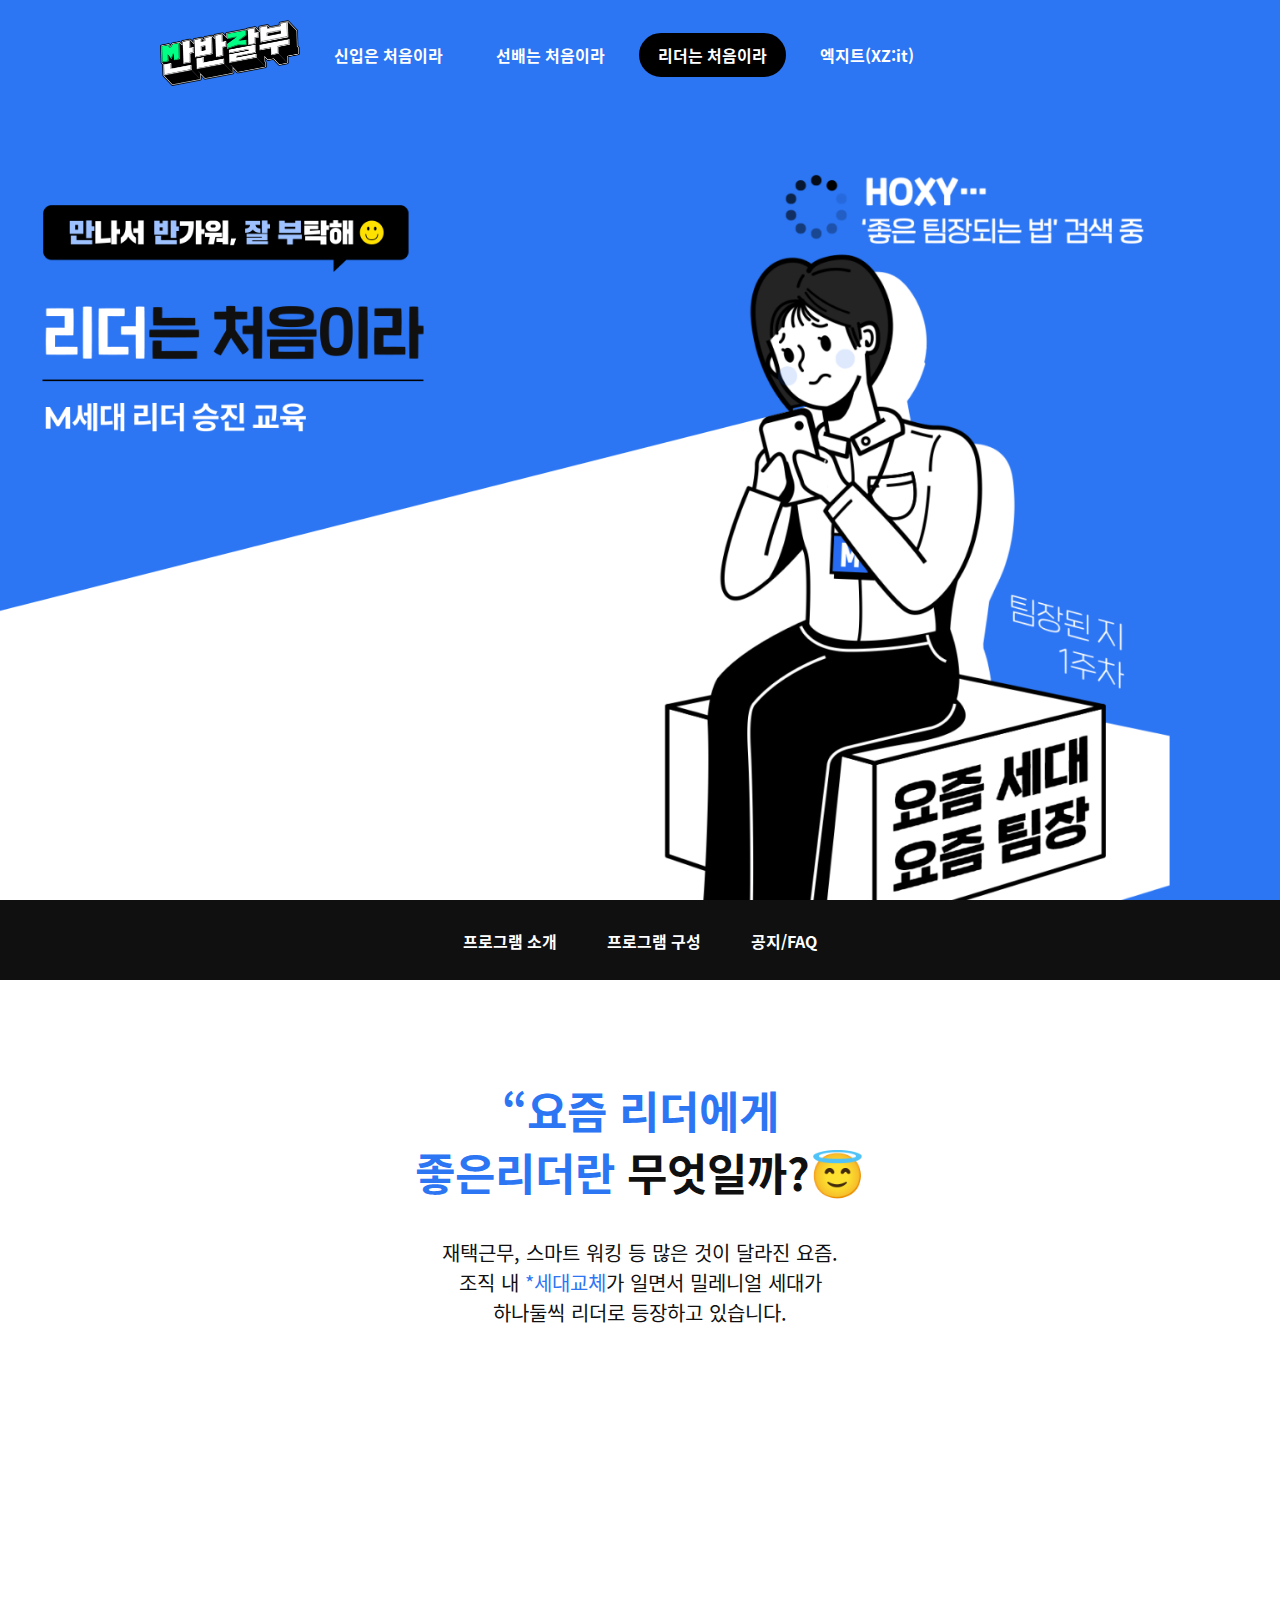
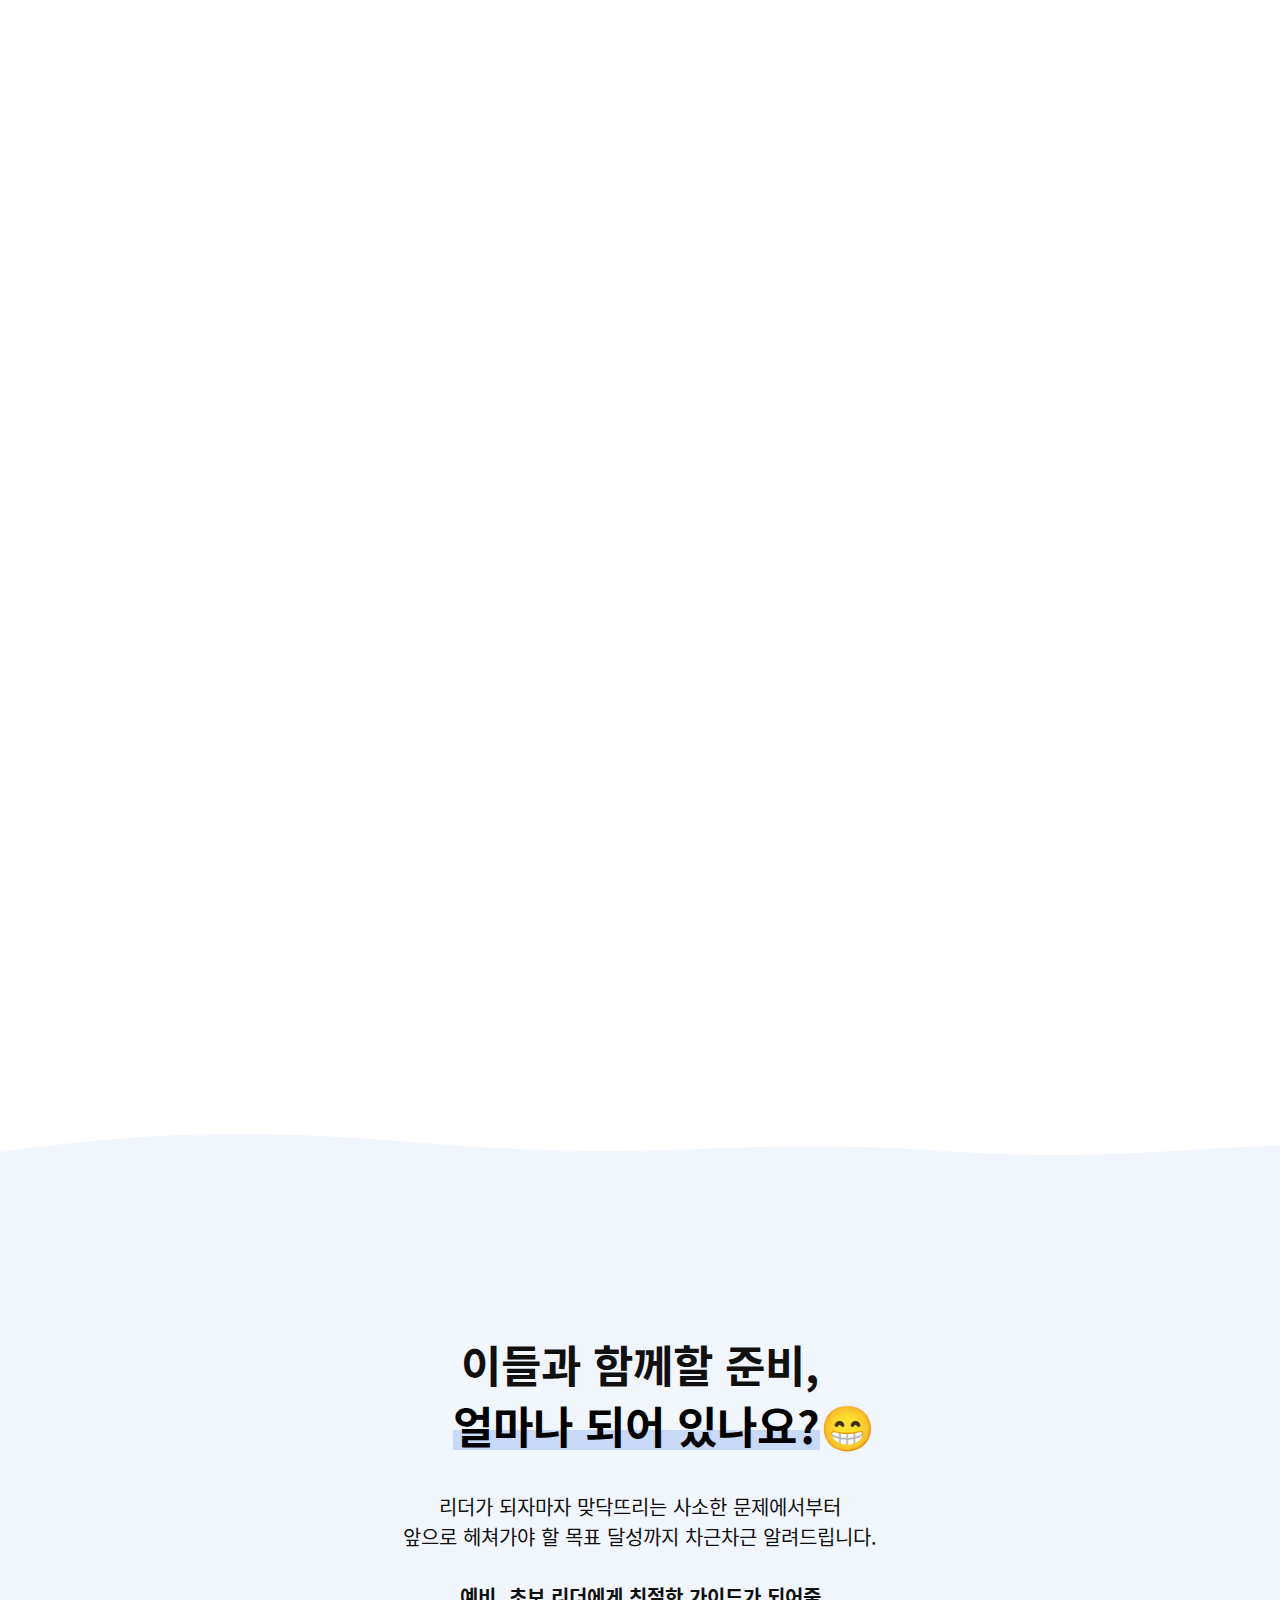
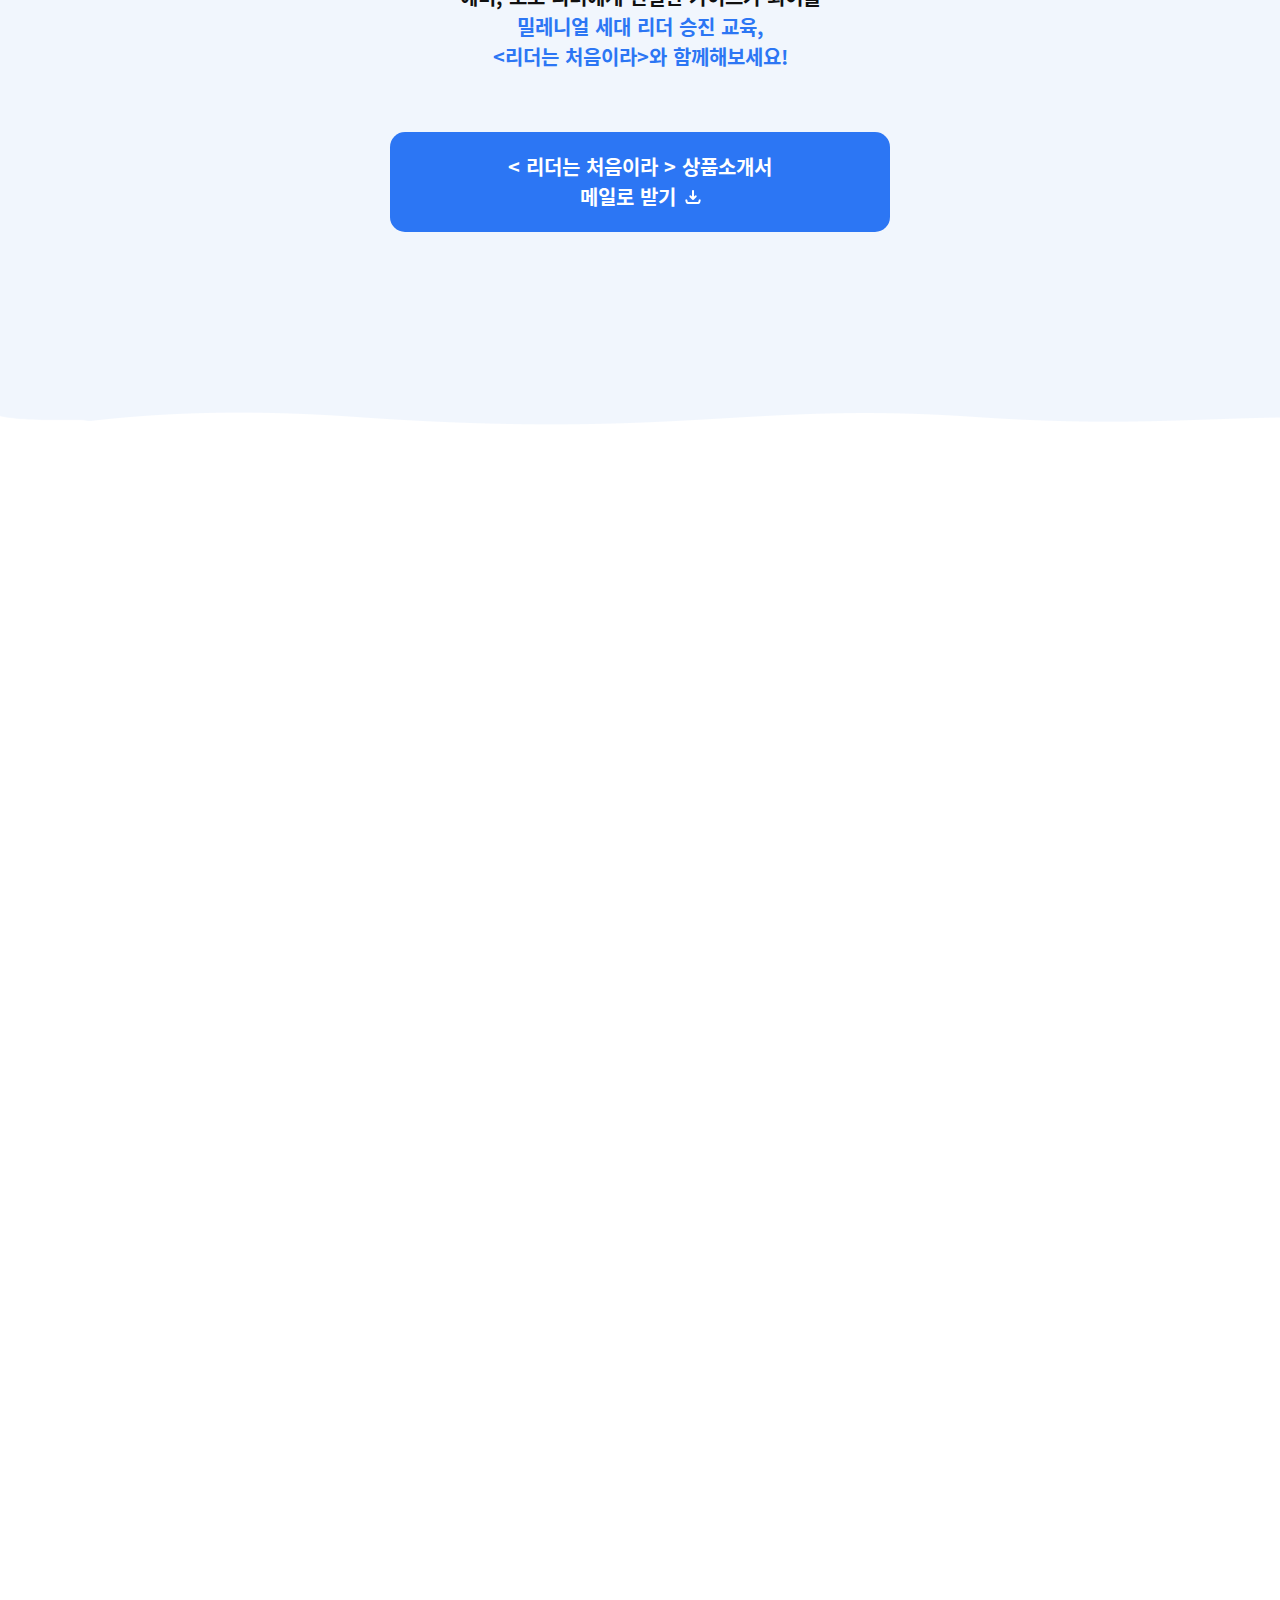
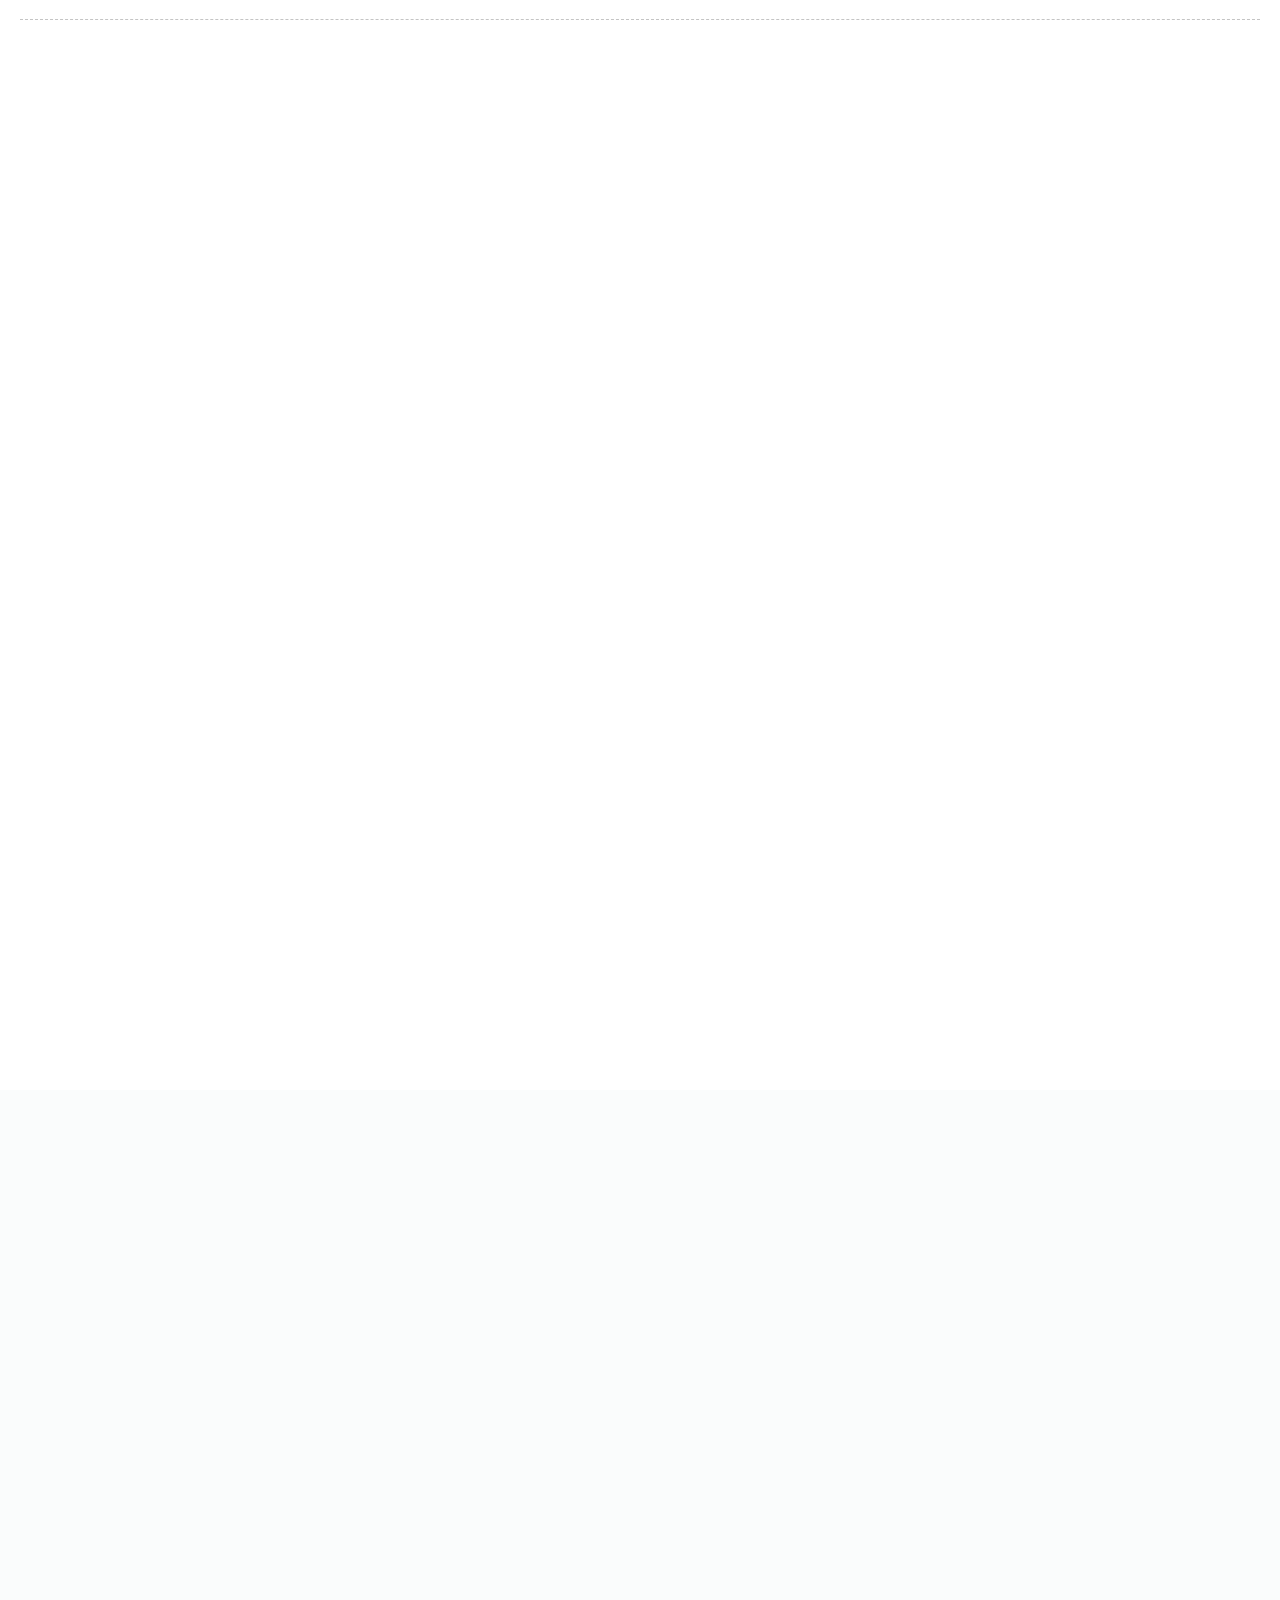
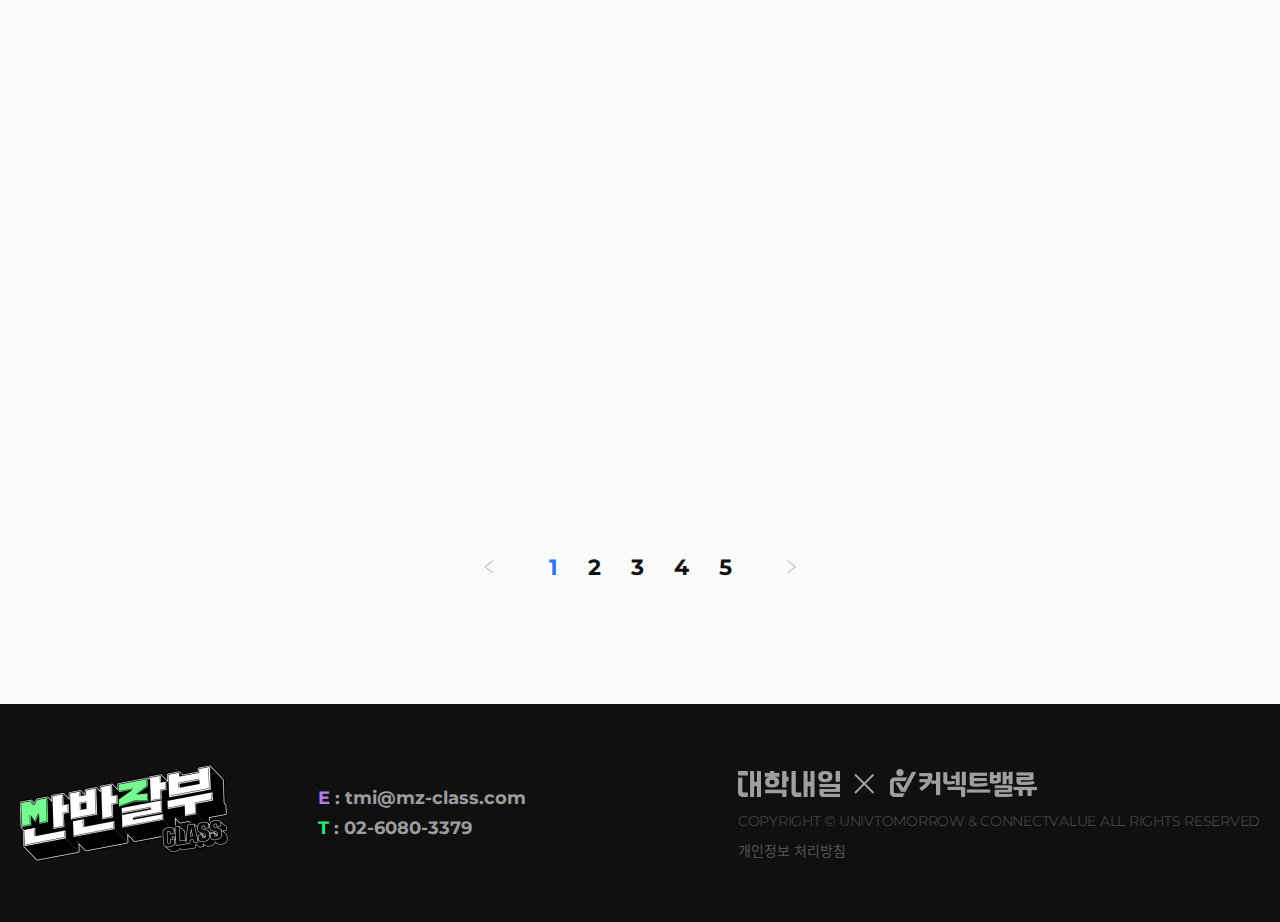
<file: views/html/classLeader.html>
<!Doctype html>
<html lang="ko">
    <head>
        <title>만반잘부 클래스 :: MZ세대 신입사원 양성 교육</title>
        <meta charset="utf-8">
        <meta http-equiv="x-ua-compatible" content="IE=edge">
        <meta name="viewport" content="width=device-width, initial-scale=1.0, maximum-scale=1.0, minimum-scale=1.0, user-scalable=yes">
        <meta name="author" content="univEBIZ_zOoOe">
        <meta name="keywords" content="만반잘부 클래스, 만반잘부 Class , MZ세대 신입사원 양성 교육,MZ Class, 신입사원 양성 교육, MZ세대 신입사원 교육, 대학내일, 커넥트밸류, 만반잘부, 만반잘, 만반">
        <meta name="description" content="밀레니얼-Z세대 신입사원을 위한 만반잘부 클래스! 대한민국에서 가장 젊은 신입사원 양성 교육을 만나보세요!">

        <meta property="og:type" content="website">
        <meta property="og:url" content="">
        <meta property="og:site_name" content="" >
        <meta property="og:title" content="만반잘부 클래스 :: MZ세대 신입사원 양성 교육">
        <meta property="og:description" content="밀레니얼-Z세대 신입사원을 위한 만반잘부 클래스! 대한민국에서 가장 젊은 신입사원 양성 교육을 만나보세요!">
        <meta property="og:image" content="../../content/images/share.png">
        <meta property="og:image:width" content="600">
        <meta property="og:image:height" content="315">
        
        <meta name="twitter:card" content="summary">
        <meta name="twitter:site" content="">
        <meta property="twitter:title" content="만반잘부 클래스 :: MZ세대 신입사원 양성 교육">
        <meta property="twitter:description" content="밀레니얼-Z세대 신입사원을 위한 만반잘부 클래스! 대한민국에서 가장 젊은 신입사원 양성 교육을 만나보세요!">
        <meta property="twitter:image" content="../../content/images/share.png">

        <link rel="shortcut icon" type="image/x-icon" href="../../content/images/favicon.ico"> <!-- Chrome, Safari, IE -->
        <link rel="icon" type="image/png" href="../../content/images/favicon.png"> <!-- Firefox, Opera -->

        <link href="https://fonts.googleapis.com/css2?family=Montserrat:wght@300;400;500;600;700&display=swap" rel="stylesheet"> <!-- google font -->

        <link href="../../content/styles/style.css" rel="stylesheet">
        <link href="../../content/styles/content.css" rel="stylesheet">

        <script src="../../content/scripts/jquery-1.12.4.min.js"></script>
        <script src="../../content/scripts/common.js"></script>
    </head>
    <body>
        <!-- header START -->
        <header class="flex-box flex-align__cnt">
            <h1 class="hd-ci"><a href="index.html"><img src="../../content/images/header-ci.png" alt="만반잘부"></a></h1>
            <nav id="leaderNav">
                <div class="nav-scrl-wrap">
                    <div class="nav-scrl">
                        <ul class="flex-box flex-align__cnt">
                            <li><a href="classNewcomer.html" class="nav-menu fw700 fs16">신입은 처음이라</a></li>
                            <li><a href="classJunior.html" class="nav-menu fw700 fs16">선배는 처음이라</a></li>
                            <li><a href="classLeader.html" class="nav-menu active fw700 fs16">리더는 처음이라</a></li>
                            <li><a href="classXZit.html" class="nav-menu fw700 fs16">엑지트(XZ:it)</a></li>
                        </ul>
                    </div>
                </div>
            </nav> <!-- //nav -->
        </header>
        <!-- //header END -->
        <!-- content START -->
        <section>
            <article class="class-area-kv__leader">
                <h2 class="txt-hidden">[리더는 처음이라 키비주얼] 만나서 반가워 잘 부탁해 - 리더는 처음이라 : M세대 리더 승진 교육</h2>
                <figure class="mo-show"><img src="../../content/images/class/leader-keyvisual-mo.png" alt="만나서 반가워 잘 부탁해 - 리더는 처음이라 : M세대 리더 승진 교육"></figure>
            </article> <!-- //key visual -->
            <ul class="anchor-menu-bar flex-box flex-spc__cnt">
                <li><a href="javascript:void(0);" class="anchor-menu__leader fw700 fs16">프로그램 소개</a></li>
                <li><a href="javascript:void(0);" class="anchor-menu__leader fw700 fs16">프로그램 구성</a></li>
                <li><a href="javascript:void(0);" class="anchor-menu__leader fw700 fs16">공지/FAQ</a></li>
            </ul> <!-- //anchor menu bar -->
            <article class="class-area-intro__leader class-ani-area">
                <h3 class="class-tit fs44"><span class="fc-blue">“요즘 리더에게<br>좋은리더란</span> 무엇일까?😇</h3>
                <p class="class-txt fs20"><span class="txt-linebreak__mo">재택근무, 스마트 워킹 등</span> 많은 것이 달라진 요즘.<br><span class="txt-linebreak__mo">조직 내 <span class="fc-blue">*세대교체</span>가 일면서</span> 밀레니얼 세대가<br><span class="txt-linebreak__mo">하나둘씩 리더로</span> 등장하고 있습니다.</p> <!-- 1207 zoe 수정 -->
                <figure class="leader-intro-img class-ani-el__fadeInUp"><img src="../../content/images/class/leader-intro-visual.png" alt="리더 클래스 캐릭터 이미지"></figure>
                <div class="class-intro-copy-box">
                    <p class="class-intro-copy__top class-ani-el__fadeInLt delay700 fw700 fs32">일에 대한 마인드와<br>업무 방식까지 이전 세대와<br>다른 이들은 리더의 역할에 대해서<br>어떻게 생각하고 있을까요?</p>
                    <p class="class-intro-copy__btm class-ani-el__fadeInRt delay1000 fw700 fs32">소위 <mark class="highlight skyblue"><span class="highlight-txt">'요즘 리더', '젊은 리더'라</span></mark><br>불리는 이들이 <mark class="highlight skyblue"><span class="highlight-txt">젊꼰<span class="fc-grey">(젊은 꼰대)</span>이</span></mark><br><mark class="highlight skyblue"><span class="highlight-txt">되지 않도록</span></mark> 잘 인도해야 합니다.</p> <!-- 1207 zoe 수정 -->
                </div>
            </article>  <!-- //intro -->
            <article class="class-area-down__leader class-ani-area">
                <h3 class="class-tit fs44">이들과 함께할 준비,<br>&nbsp;&nbsp;&nbsp;&nbsp;<mark class="highlight skyblue"><span class="highlight-txt">얼마나 되어 있나요?</span></mark>😁</h3>
                <p class="class-txt fs20">리더가 되자마자 맞닥뜨리는 사소한 문제에서부터<br>앞으로 헤쳐가야 할 목표 달성까지 차근차근 알려드립니다.<br><br><strong>예비, 초보 리더에게 친절한 가이드가 되어줄<br><span class="fc-blue">밀레니얼 세대 리더 승진 교육,<br>&lt;리더는 처음이라&gt;와 함께해보세요!</span></strong></p>
                <a href="javascript:void(0);" onclick="openModal('modalApply');" class="class-down-btn fw700 fs20 blue">
                    <span class="class-down-btn-label">&lt; 리더는 처음이라 &gt; 상품소개서<br><i class="class-down-btn-ico">메일로 받기</i></span></p>
                </a>
            </article> <!-- //download -->   
            <article class="class-area-course__leader class-ani-area anchor-area" data-anchorIdx="0">
                <div class="grid1280">
                    <div class="class-course-dl class-ani-el__fadeInUp flex-box">
                        <div class="class-course-dt">
                            <h3 class="class-tit fs44"><mark class="highlight skyblue"><span class="highlight-txt">프로그램 소개</span></mark></h3>
                            <p class="class-txt fs20 fc-grey">밀레니얼 세대가 높은 몰입감으로<br>교육에 참여할 수 있도록 하여<br><strong>기업이 추구하는 맞춤형<br>인재 육성에 기여합니다</strong></p>
                            <p class="class-txt fw700 fs20 fc-blue">+ 온택트 시대에 알맞은<br>비대면 교육까지 가능합니다!</p>
                        </div>
                        <div class="class-course-dd">
                            <ul class="class-course-desc class-ani-el__fadeInUp delay350 flex-box">
                                <li class="class-course-desc-item">
                                    <strong class="class-course-desc-tit__book fs24">실무 사례 중심의<br>공감형X문제해결형 교육</strong>
                                    <p class="class-txt class-course-desc-txt fs20 fc-grey">산업 구분 없이 조직의 실사례로<br>높은 공감과 자문자답을 이끔<br>(밀레니얼 감성의 교안까지)</p>
                                </li>
                                <li class="class-course-desc-item">
                                    <strong class="class-course-desc-tit__clip fs24">주니어-시니어 직급의<br>프로그램 연결성</strong>
                                    <p class="class-txt class-course-desc-txt fs20 fc-grey">주니어 직급의 &lt;선배는 처음이라&gt;와<br>시니어 직급의  &lt;리더는 처음이라&gt;는<br>단계별 교육이 가능하도록 기획·개발</p> <!-- 1207 zoe 수정 -->
                                </li>
                                <li class="class-course-desc-item">
                                    <strong class="class-course-desc-tit__puzzle fs24">원하는 대로 변형 가능한<br>모듈형 프로그램</strong>
                                    <p class="class-txt class-course-desc-txt fs20 fc-grey">고객의 니즈, 일정에 맞춰<br>빠르고 쉽게 커스터마이징<br>가능한 모듈형 프로그램 구성</p>
                                </li>
                            </ul>
                            <div class="class-course-point-box class-ani-el__fadeInUp delay700">
                                <h4 class="class-course-point-tit fs24">교육 <span class="efw700">Point</span></h4>
                                <ul class="class-course-point-list flex-box flex-spc__cnt">
                                    <li class="class-course-point-item">
                                        <div class="class-course-point-circ blue">
                                            <strong class="class-course-point-label efw700 fs24">MBA<br>TYPE</strong>
                                        </div>
                                        <p class="class-txt fw700 fs20"><span class="txt-linebreak__mo">실무 사례</span> 중심 교육</p>
                                    </li>
                                    <li class="class-course-point-item">
                                        <div class="class-course-point-circ blue">
                                            <strong class="class-course-point-label efw700 fs24">Micro<br>Learning</strong>
                                        </div>
                                        <p class="class-txt fw700 fs20"><span class="txt-linebreak__mo">25분 단위의</span> 핵심 교육</p>
                                    </li>
                                    <li class="class-course-point-item">
                                        <div class="class-course-point-circ blue">
                                            <strong class="class-course-point-label efw700 fs24">MZ<br>Oriented</strong>
                                        </div>
                                        <p class="class-txt fw700 fs20"><span class="txt-linebreak__mo">MZ세대</span> 맞춤 교육</p>
                                    </li>
                                </ul>
                            </div>
                        </div>
                    </div> <!-- //class course dl -->
                </div> <!-- //grid -->
            </article> <!-- //course : description-->
            <article class="class-area-course__leader class-ani-area anchor-area" data-anchorIdx="1">
                <div class="grid1280">
                    <div class="class-course-dl flex-box">
                        <div class="class-course-dt class-ani-el__fadeInUp">
                            <h3 class="class-tit fs44"><mark class="highlight skyblue"><span class="highlight-txt">프로그램 구성</span></mark></h3>
                            <p class="class-txt fs20 fc-grey">핵심 인재 발굴을 위해<br>개발사의 우수 인력과 인프라를 활용하여<br><strong>밀레니얼 세대에게<br>적합한 모듈을 구성했습니다.</strong></p>
                        </div>
                        <div class="class-course-dd">
                            <div class="class-course-module-box">
                                <ul class="class-course-module class-ani-el__fadeInUp delay350" style="display: block;">
                                    <li class="class-course-module-item flex-box flex-align__cnt pt0">
                                        <span class="class-course-module-label fw700 fs24">모듈 1</span>
                                        <div class="class-course-module-cont">
                                            <strong class="fs24"><span class="txt-linebreak__mo">이젠 팔로워가 아닌</span> 리더다</strong>
                                            <p class="class-txt fs20 fc-grey">리더가 갖춰야 할 모든 것,<br>리더의 조직 관리</p>
                                        </div>
                                    </li>
                                    <li class="class-course-module-item flex-box flex-align__cnt">
                                        <span class="class-course-module-label fw700 fs24">모듈 2</span>
                                        <div class="class-course-module-cont">
                                            <strong class="fs24"><span class="txt-linebreak__mo">업무의 기초이자</span> 시작은 코워킹</strong>
                                            <p class="class-txt fs20 fc-grey">사람과 사람이 모인 조직 내 네트워킹과 협업</p>
                                        </div>
                                    </li>
                                    <li class="class-course-module-item flex-box flex-align__cnt">
                                        <span class="class-course-module-label fw700 fs24">모듈 3</span>
                                        <div class="class-course-module-cont">
                                            <strong class="fs24"><span class="txt-linebreak__mo">리더의</span> 낄낄빠빠 소통법</strong>
                                            <p class="class-txt fs20 fc-grey">리더의 언어는 무엇일까?<br>소통과 갈등 관리</p>
                                        </div>
                                    </li>
                                    <li class="class-course-module-item flex-box flex-align__cnt">
                                        <span class="class-course-module-label fw700 fs24">모듈 4</span>
                                        <div class="class-course-module-cont">
                                            <strong class="fs24"><span class="txt-linebreak__mo">일잘러 리더의 수칙은</span> 목표 관리</strong>
                                            <p class="class-txt fs20 fc-grey">공감하는 성과 목표, 실행력을 높이는 성과 코칭,<br>목표 달성을 위한 성과 촉진</p>
                                        </div>
                                    </li>
                                    <li class="class-course-module-item flex-box flex-align__cnt">
                                        <span class="class-course-module-label fw700 fs24">모듈 5</span>
                                        <div class="class-course-module-cont">
                                            <strong class="fs24"><span class="txt-linebreak__mo">인기 있는 리더의 뒤엔</span> ‘이것’이 있다</strong>
                                            <p class="class-txt fs20 fc-grey">성과 평가와 피드백에 대한 사용 설명서</p>
                                        </div>
                                    </li>
                                </ul>
                            </div>
                        </div>
                    </div> <!-- //class course dl -->
                </div> <!-- //grid -->
            </article> <!-- //course : module -->
            <article class="class-area-faq__leader class-ani-area anchor-area" data-anchorIdx="2">
                <div class="grid820">
                    <h3 class="class-tit class-ani-el__fadeInUp fs44 txt-cnt">공지 / <span class="efw700">FAQ</span></h3>
                    <ul class="faq-tabmenu-bar class-ani-el__fadeInUp delay350 flex-box flex-spc__cnt">
                        <li><a href="javascript:void(0);" class="faq-tabmenu__blue active fw700 fs22">전체</a></li>
                        <li><a href="javascript:void(0);" class="faq-tabmenu__blue fw700 fs22">공지사항</a></li>
                        <li><a href="javascript:void(0);" class="faq-tabmenu__blue efw700 fs22">FAQ</a></li>
                    </ul>
                    <div class="faq-wrap">
                        <ul class="faq-list class-ani-el__fadeInUp delay350">
                            <li class="faq-item faq-item-ntc__skyblue">
                                <a href="javascript:void(0);" class="faq-q fw700 fs22"><span class="faq-label fc-blue">[FAQ]</span> <p class="faq-ntc-tit">임시 질문 제목 입니다. 임시 질문 제목 입니다.</p></a>
                                <div class="faq-a">
                                    <p class="faq-txt fs18">임시 텍스트 입니다. 임시 텍스트 입니다. 임시 텍스트 입니다. 임시 텍스트 입니다. 임시 텍스트 입니다. 임시 텍스트 입니다.</p>
                                </div>
                            </li>
                            <li class="faq-item faq-item-ntc__skyblue">
                                <a href="javascript:void(0);" class="faq-q fw700 fs22"><span class="faq-label fc-blue">[공지사항]</span> <p class="faq-ntc-tit">임시 질문 제목 입니다.</p></a>
                                <div class="faq-a">
                                    <p class="faq-txt fs18">임시 텍스트 입니다. 임시 텍스트 입니다. 임시 텍스트 입니다. 임시 텍스트 입니다. 임시 텍스트 입니다. 임시 텍스트 입니다.</p>
                                </div>
                            </li>
                            <li class="faq-item">
                                <a href="javascript:void(0);" class="faq-q fw700 fs22"><span class="faq-label fc-blue">[공지사항]</span> 임시 질문 제목 입니다.</a>
                                <div class="faq-a">
                                    <p class="faq-txt fs18">임시 텍스트 입니다. 임시 텍스트 입니다. 임시 텍스트 입니다. 임시 텍스트 입니다. 임시 텍스트 입니다. 임시 텍스트 입니다. 임시 텍스트 입니다.</p>
                                </div>
                            </li>
                            <li class="faq-item">
                                <a href="javascript:void(0);" class="faq-q fw700 fs22"><span class="faq-label fc-blue">[공지사항]</span> 임시 질문 제목 입니다.</a>
                                <div class="faq-a">
                                    <p class="faq-txt fs18">임시 텍스트 입니다. 임시 텍스트 입니다. 임시 텍스트 입니다. 임시 텍스트 입니다. 임시 텍스트 입니다. 임시 텍스트 입니다. 임시 텍스트 입니다.</p>
                                </div>
                            </li>
                            <li class="faq-item">
                                <a href="javascript:void(0);" class="faq-q fw700 fs22"><span class="faq-label fc-blue">[FAQ]</span> 임시 질문 제목 입니다.</a>
                                <div class="faq-a">
                                    <p class="faq-txt fs18">임시 텍스트 입니다. 임시 텍스트 입니다. 임시 텍스트 입니다. 임시 텍스트 입니다. 임시 텍스트 입니다. 임시 텍스트 입니다. 임시 텍스트 입니다.</p>
                                </div>
                            </li>
                            <li class="faq-item">
                                <a href="javascript:void(0);" class="faq-q fw700 fs22"><span class="faq-label fc-blue">[FAQ]</span> 임시 질문 제목 입니다.</a>
                                <div class="faq-a">
                                    <p class="faq-txt fs18">임시 텍스트 입니다. 임시 텍스트 입니다. 임시 텍스트 입니다. 임시 텍스트 입니다. 임시 텍스트 입니다. 임시 텍스트 입니다. 임시 텍스트 입니다.</p>
                                </div>
                            </li>
                            <li class="faq-item">
                                <a href="javascript:void(0);" class="faq-q fw700 fs22"><span class="faq-label fc-blue">[공지사항]</span> 임시 질문 제목 입니다.</a>
                                <div class="faq-a">
                                    <p class="faq-txt fs18">임시 텍스트 입니다. 임시 텍스트 입니다. 임시 텍스트 입니다. 임시 텍스트 입니다. 임시 텍스트 입니다. 임시 텍스트 입니다. 임시 텍스트 입니다.</p>
                                </div>
                            </li>
                            <li class="faq-item">
                                <a href="javascript:void(0);" class="faq-q fw700 fs22"><span class="faq-label fc-blue">[공지사항]</span> 임시 질문 제목 입니다.</a>
                                <div class="faq-a">
                                    <p class="faq-txt fs18">임시 텍스트 입니다. 임시 텍스트 입니다. 임시 텍스트 입니다. 임시 텍스트 입니다. 임시 텍스트 입니다. 임시 텍스트 입니다. 임시 텍스트 입니다.</p>
                                </div>
                            </li>
                        </ul>
                        <div class="pagination__idx">
                            <a href="javascript:void(0);" class="paging-arw-prev"><img src="../../content/images/pagination-arrow-prev.png" alt="이전"></a>
                            <a href="javascript:void(0);" class="paging-idx active efw700 fc-blue">1</a>
                            <a href="javascript:void(0);" class="paging-idx efw700">2</a>
                            <a href="javascript:void(0);" class="paging-idx efw700">3</a>
                            <a href="javascript:void(0);" class="paging-idx efw700">4</a>
                            <a href="javascript:void(0);" class="paging-idx efw700">5</a>
                            <a href="javascript:void(0);" class="paging-arw-next"><img src="../../content/images/pagination-arrow-next.png" alt="다음"></a>
                        </div>
                    </div>
                </div>
            </article> <!-- //faq -->   
        </section>
        <!-- //content END -->
        <!-- footer START -->
        <footer class="flex-box flex-spc__btw flex-align__cnt">
            <div class="ft-wrap__lt flex-box flex-align__cnt">
                <i class="ft-ci__class"><img src="../../content/images/footer-ci-class.png" alt="만반잘부 CLASS"></i>
                <p class="ft-txt__info efw700 fs18"><span class="fc-lavender">E</span> : tmi@mz-class.com<br><span class="fc-neongreen">T</span> : 02-6080-3379</p>
            </div>
            <div class="ft-wrap__rt">
                <i class="ft-ci__corp">
                    <img src="../../content/images/footer-ci-corp.png" alt="대학내일 X 커넥트밸류">
                    <a href="https://corp.univ.me/Home" target="_blank" title="대학내일 홈페이지 (새 창 이동)" class="ft-ci-corplink__lt"><span class="txt-hidden">대학내일</span></a>
                    <a href="https://blog.naver.com/connect-value" target="_blank" title="커넥트밸류 홈페이지 (새 창 이동)" class="ft-ci-corplink__rt"><span class="txt-hidden">커넥트밸류</span></a>
                </i>
                <p class="ft-txt__copyright efw300 fs14"><span class="txt-linebreak__mo">COPYRIGHT &copy; UNIVTOMORROW & CONNECTVALUE</span> ALL RIGHTS RESERVED</p>
                <a href="privacy.html" class="ft-txt__link fs14">개인정보 처리방침</a>
            </div>
        </footer>
        <!-- //footer END -->
        <!-- modal START -->
        <div class="modal-area" id="modalApply">
            <div class="modal-wrap__rlt modal-wrap__720">
                <div class="modal-hd">
                    <h4 class="modal-hd-tit fw400 fs20">소속과 이메일 주소를 입력하면<br><strong class="fw700">메일로 상품소개서를 보내드려요!</strong></h4>
                </div>
                <div class="modal-view">
                    <form>
                        <div class="form-wrap">
                            <div class="form-row">
                                <div class="form-el-box">
                                    <label for="applyName" class="form-el-label__input-txt">이름</label>
                                    <input type="text" id="applyName" class="form-el__input-txt">
                                    <i class="form-el-mark__correct"><img src="../../content/images/form-ico-correct.png" alt="올바른 값 아이콘"></i>
                                </div>
                                <p class="form-el-mark__wrong">필수항목 입니다.</p>
                            </div>
                            <div class="form-row">
                                <div class="form-el-box">
                                    <label for="applyBelong" class="form-el-label__input-txt">소속</label>
                                    <input type="text" id="applyBelong" class="form-el__input-txt">
                                    <i class="form-el-mark__correct"><img src="../../content/images/form-ico-correct.png" alt="올바른 값 아이콘"></i>
                                </div>
                                <p class="form-el-mark__wrong">필수항목 입니다.</p>
                            </div>
                            <div class="form-row">
                                <div class="form-el-box">
                                    <label for="applyEmail" class="form-el-label__input-txt">이메일</label>
                                    <input type="email" id="applyEmail" class="form-el__input-txt">
                                    <i class="form-el-mark__correct"><img src="../../content/images/form-ico-correct.png" alt="올바른 값 아이콘"></i>
                                </div>
                                <p class="form-el-mark__wrong">필수항목 입니다.</p>
                            </div>
                        </div>
                        <div class="form-wrap">
                            <div class="form-row">
                                <div class="form-el-box">
                                    <div class="form-chk__rect">
                                        <input type="checkbox" name="applyTerm" id="applyTerm1">
                                        <label class="form-chk-label" for="applyTerm1">개인정보 수집 및 이용에 동의합니다. <span class="fc-red">(필수)</span></label>
                                    </div>
                                </div>
                            </div>
                            <div class="form-row">
                                <div class="form-el__term">
                                    <p><b class="fw700">개인정보 수집 및 이용 동의 안내</b><br>수집하는 개인정보의 항목, 이용목적, 보유 및 이용기간을 안내 드리오니, 자세히 읽은 후 동의하여 주시기 바랍니다.<br><br></p>
                                    <p class="txt-indent"><b class="fw700">수집 목적</b><br>상품소개서 발송</p>
                                    <p class="txt-indent"><b class="fw700">수집 항목</b><br>성명, 소속, 이메일</b></p>
                                    <p class="txt-indent"><b class="fw700">보유 및 이용기간</b><br>수집•이용 동의일로부터 12개월</p>
                                </div>
                            </div>
                        </div>
                        <div class="form-wrap">
                            <div class="form-row">
                                <div class="form-el-box">
                                    <div class="form-chk__rect">
                                        <input type="checkbox" name="applyTerm" id="applyTerm2">
                                        <label class="form-chk-label" for="applyTerm2">마케팅 정보 수신 및 이용에 동의합니다. (선택)</label>
                                    </div>
                                </div>
                            </div>
                            <div class="form-row">
                                <div class="form-el__term">
                                    <p><b class="fw700">마케팅 정보 수신 동의 안내</b><br>‘개인정보 보호법’에 따라 동의를 얻어 아래와 같이 서비스의 홍보 및 마케팅을 위한 개인정보를 수집 및 이용합니다.<br><br></p>
                                    <p class="txt-indent"><b class="fw700">수집 목적</b><br>신규 상품 안내 및 정보제공</p>
                                    <p class="txt-indent"><b class="fw700">수집 항목</b><br>이메일</b></p>
                                    <p class="txt-indent"><b class="fw700">보유 및 이용기간</b><br>수집•이용 동의일로부터 12개월</p>
                                </div>
                            </div>
                        </div>
                        <div class="form-wrap">
                            <div class="form-row">
                                <div class="form-el-box txt-cnt">
                                    <div class="form-chk__rect">
                                        <input type="checkbox" name="applyTerm" id="applyTermAll">
                                        <label class="form-chk-label" for="applyTermAll">모든 약관에 동의합니다.</label>
                                    </div>
                                </div>
                            </div>
                        </div>
                        <div class="form-wrap">
                            <div class="form-row flex-box flex-spc__btw">
                                <a href="javascript:void(0);" onclick="closeModal('modalApply');" class="paging-btn__modal ghost w-pct__49">취소</a>
                                <a href="javascript:void(0);" onclick="closeModal('modalApply'); openModal('modalAlert');" class="paging-btn__modal primary alert w-pct__49">확인</a> <!-- zoe 코멘트 : 폼 양식이 모두 채워졌을 때 해당 확인 버튼 활성화 -->
                                <!-- <a href="javascript:void(0);" onclick="unvalidSubmitBtn(this);" class="paging-btn__modal primary w-pct__49">확인</a> zoe 코멘트 : 폼 양식이 모두 채워지지 않았을 때 해당 확인 버튼 활성화 -->
                            </div>
                        </div>
                    </form>
                </div>
            </div>
        </div>
        <div class="modal-area" id="modalAlert">
            <div class="alert-wrap">
                <p class="alert-txt txt-indent"><i class="mark"><img src="../../content/images/modal-ico-alert.png" alt="알림 아이콘"></i>만반잘부님 메일로 상품소개서가 발송되었습니다.</p>
            </div>
        </div>
        <!-- modal END -->
    </body>
    <script>
        $(document).ready(function(){

            //navigation positioning in mobile
            $(".nav-scrl-wrap").scrollLeft(210);
            //scroll animation event
            scrlAni();
            //class page event
            classEvent();

            //form event
            formEvent();
            //input checkbox event
            $("input[name='applyTerm']").not("#applyTermAll").on('change', function() {
                var checkedApplyTerm = $("input[name='applyTerm']:checked").length;

                if ( $("#applyTermAll:checked").length < 1 && checkedApplyTerm == 2 ) {
                    $("#applyTermAll").prop('checked', true);
                } else {
                    $("#applyTermAll").prop('checked', false);
                }
            });
            $("#applyTermAll").on('change', function() {
                var checked = $(this).prop('checked');
                $(this).parents("form").find("input:checkbox").prop('checked', checked);
            });
            //click alert button event
            clickAlertBtn();
        });
    </script>
    <!-- Global site tag (gtag.js) - Google Analytics -->
    <script async src="https://www.googletagmanager.com/gtag/js?id=UA-151914118-1"></script>
    <script>
        window.dataLayer = window.dataLayer || [];
        function gtag() { dataLayer.push(arguments); }
        gtag('js', new Date());

        gtag('config', 'UA-151914118-1');
    </script>
    <!-- //Global site tag (gtag.js) - Google Analytics -->
</html>
</file>
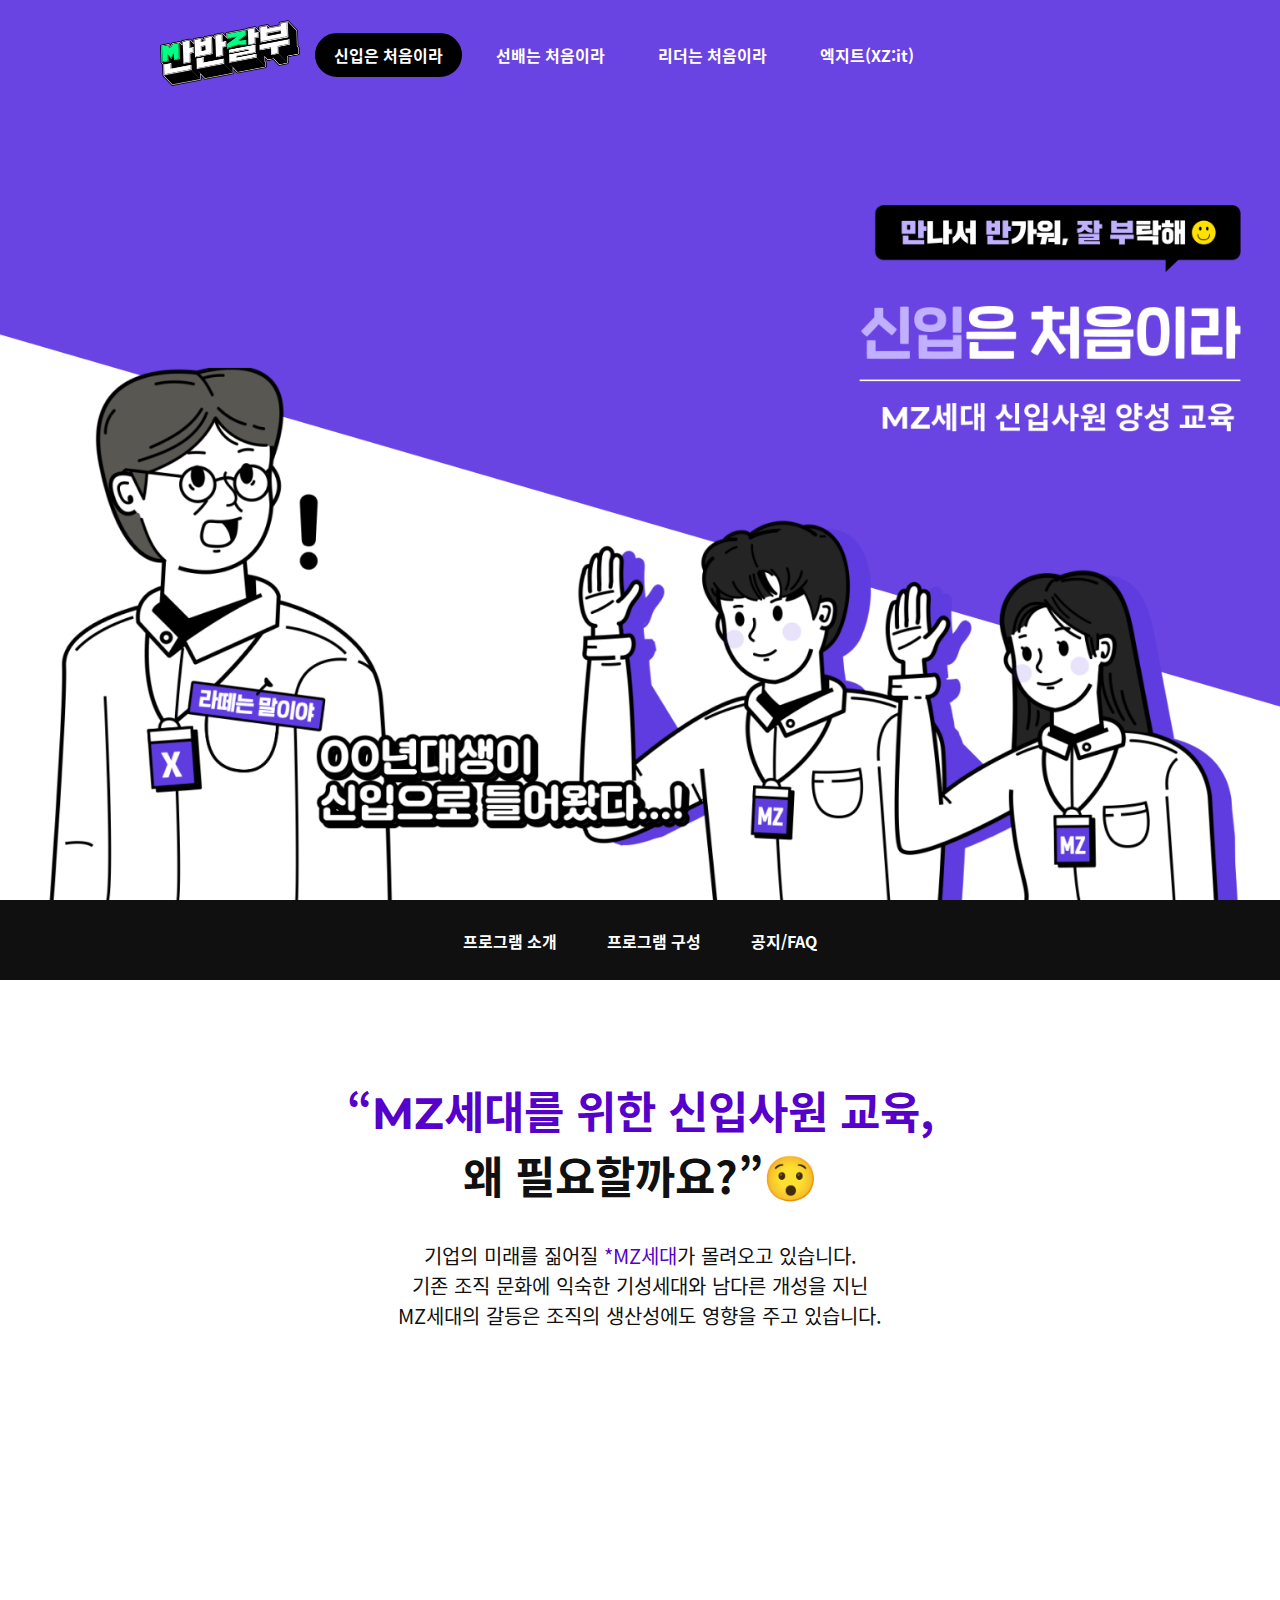
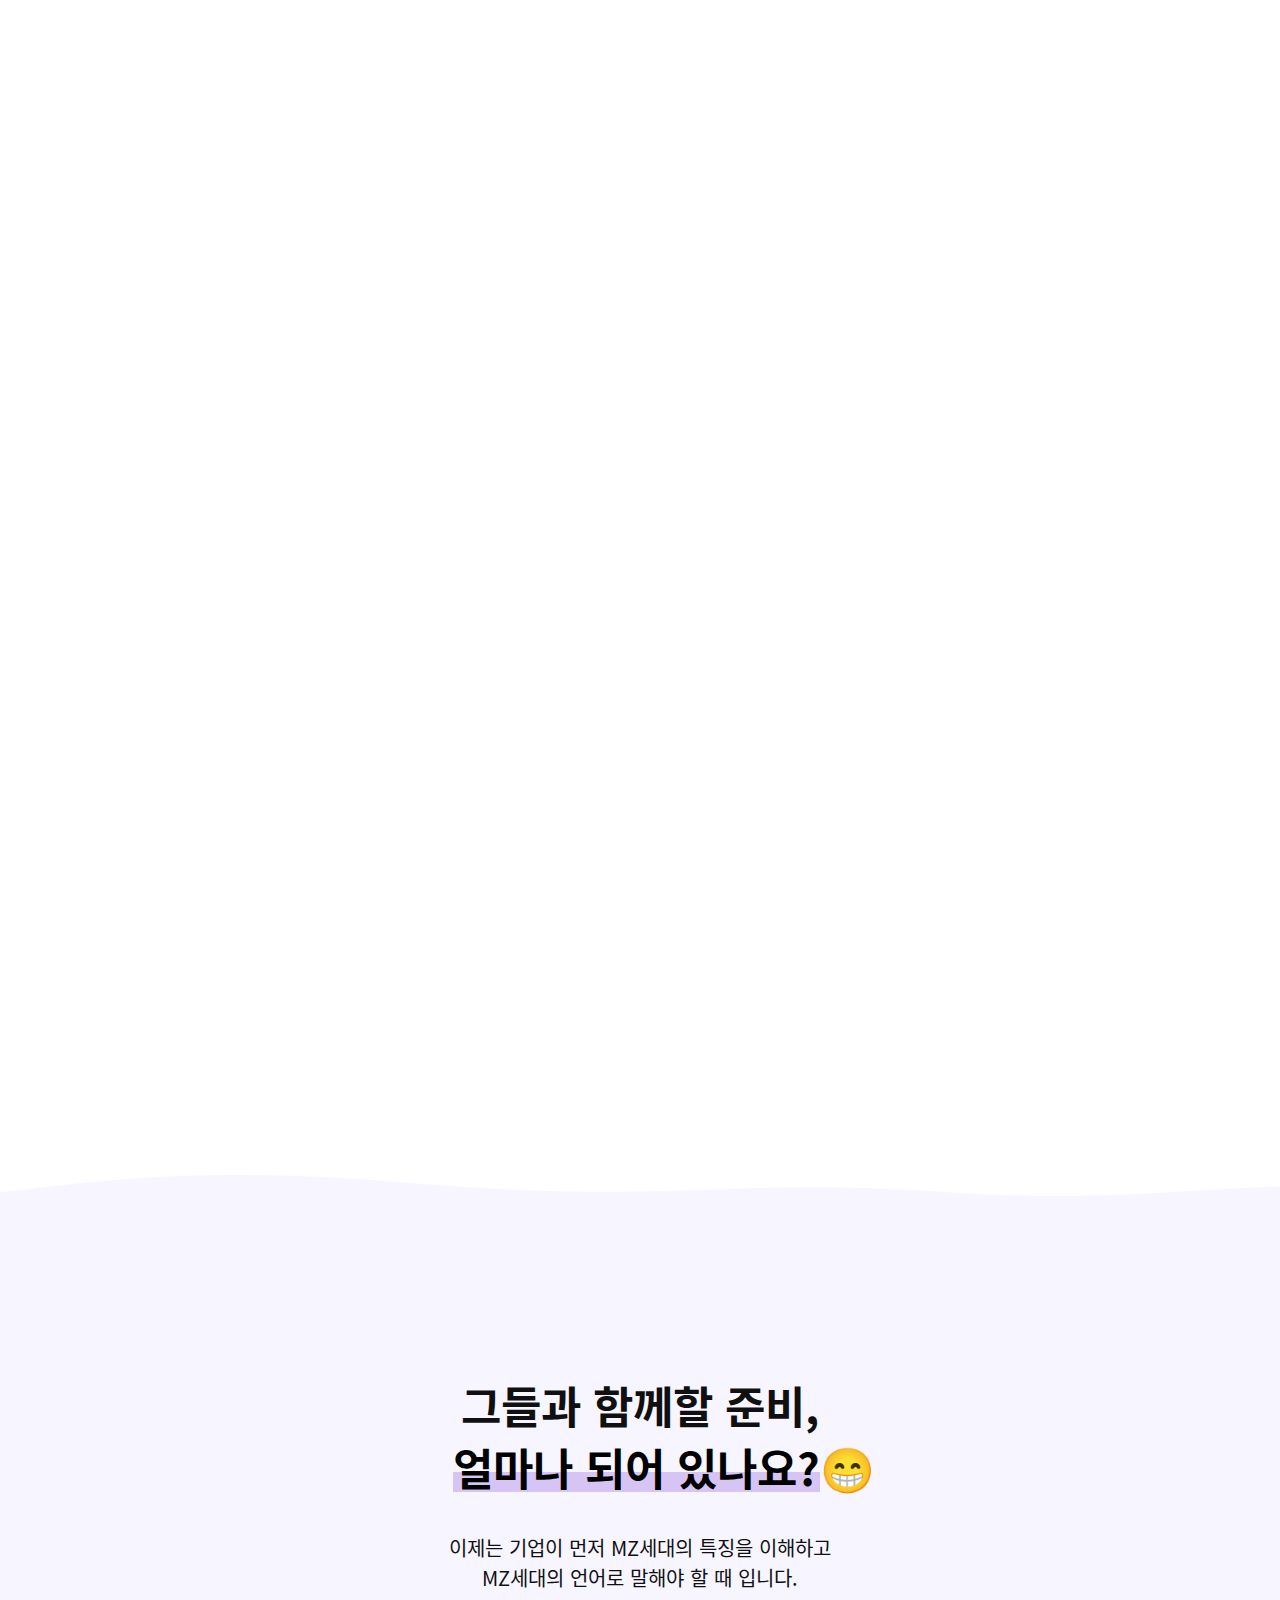
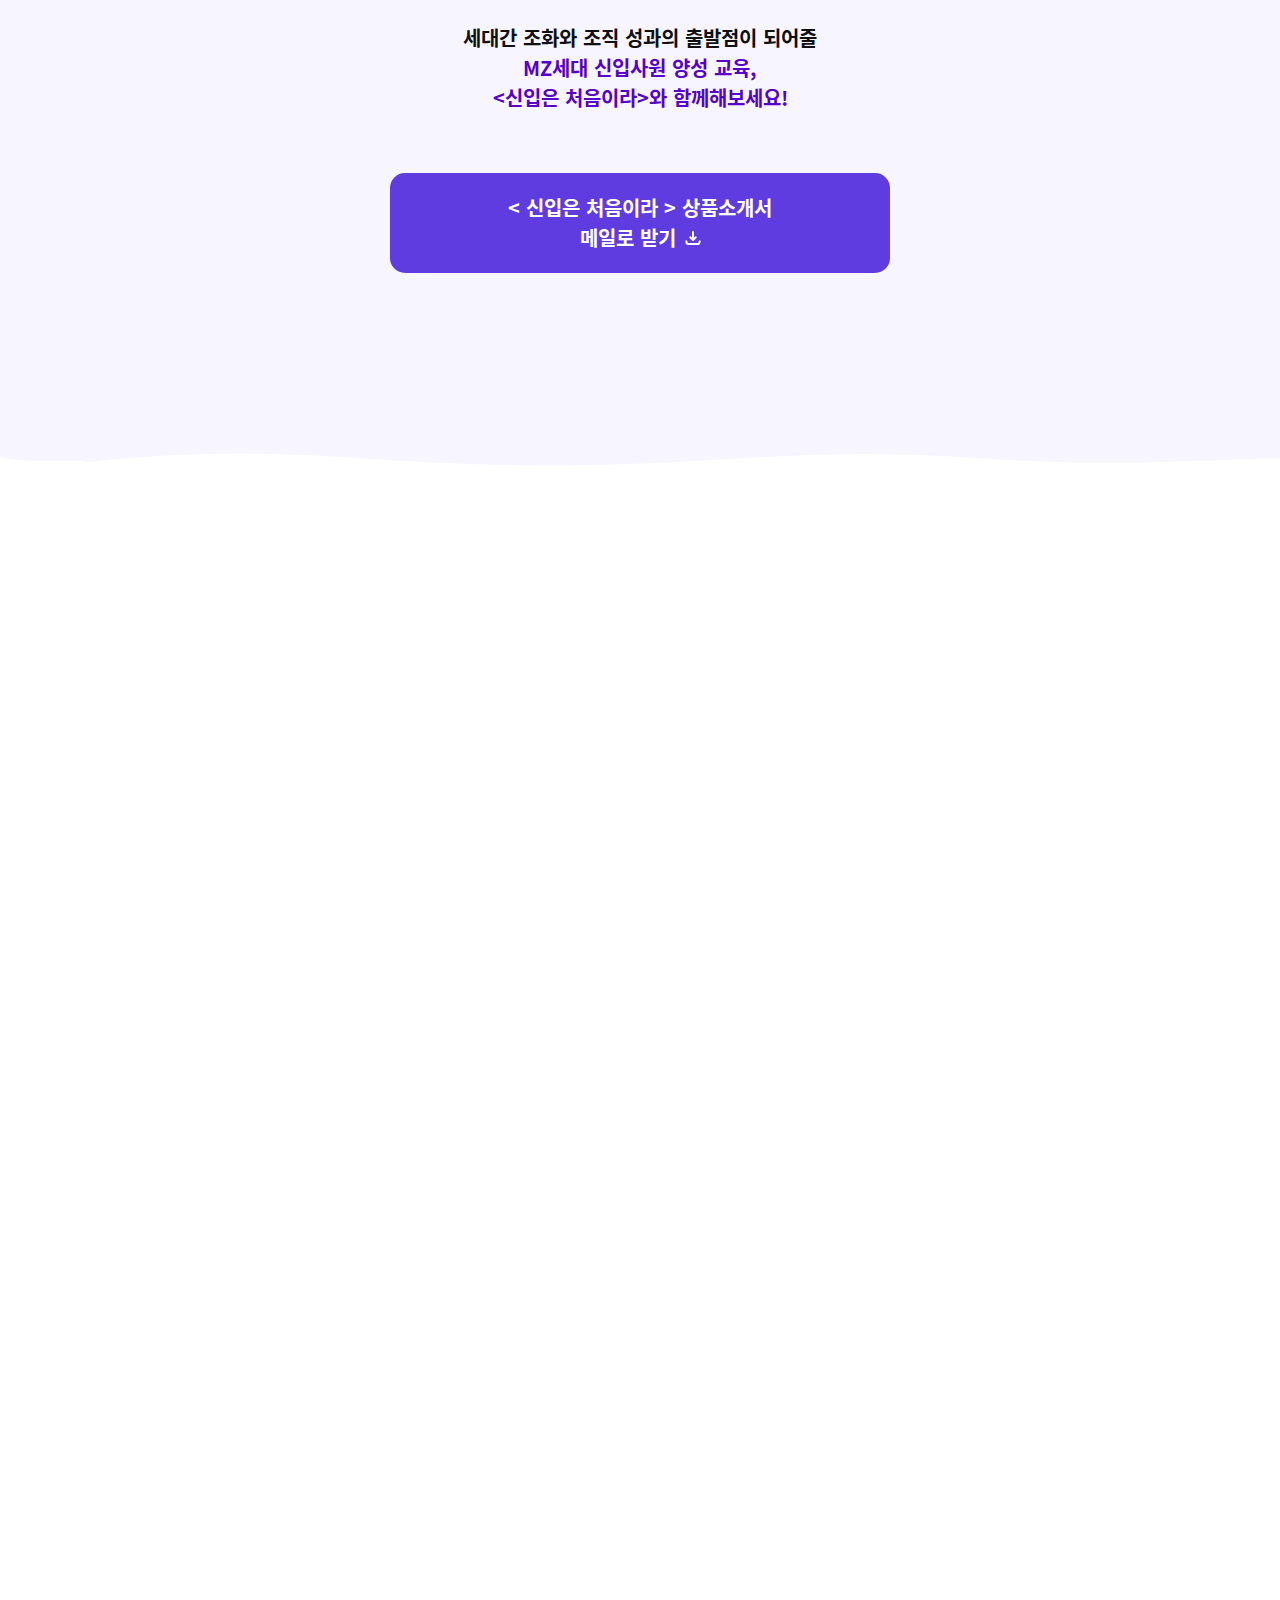
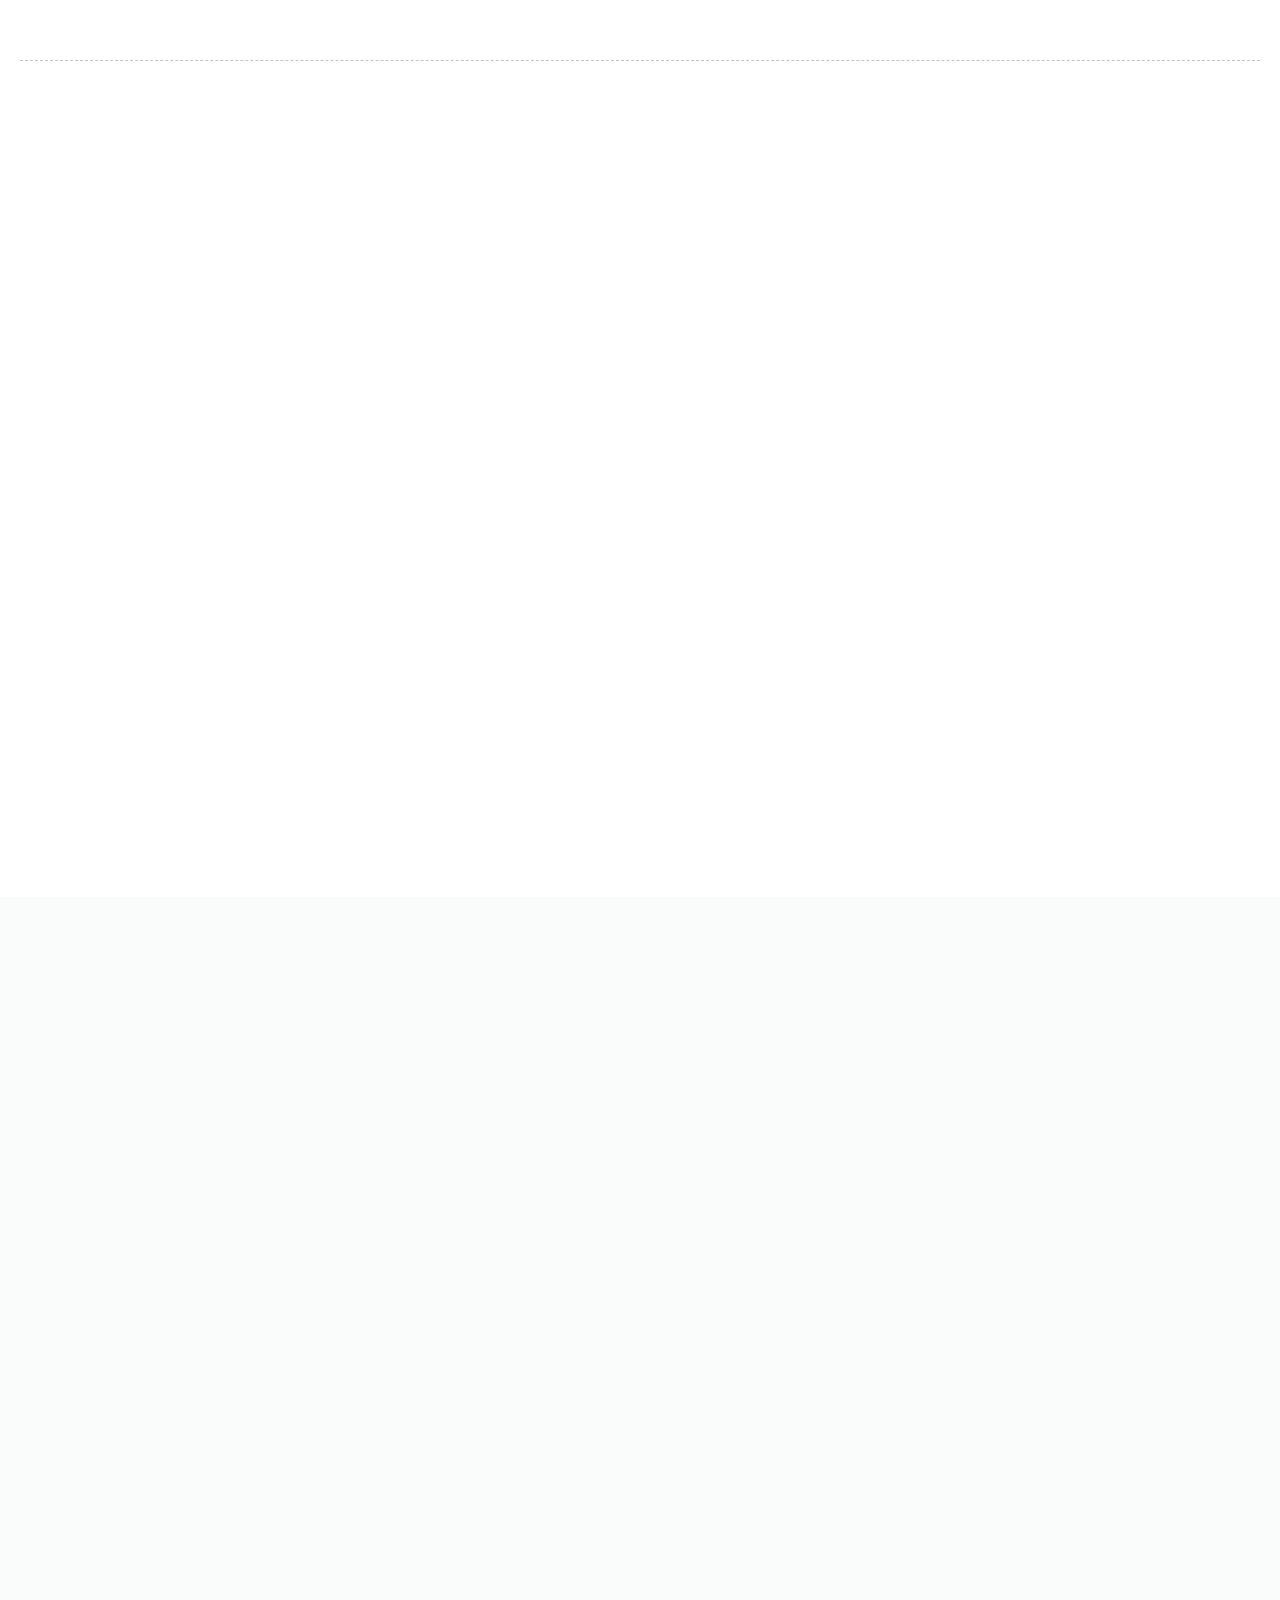
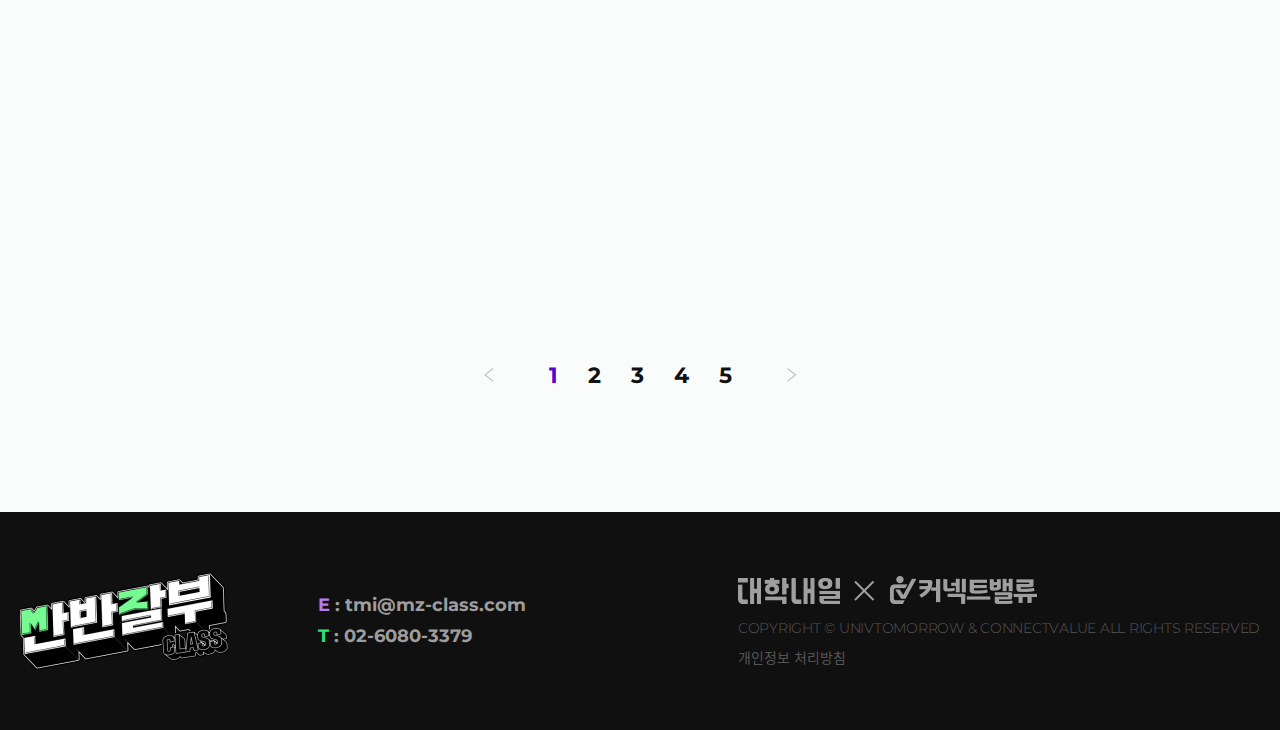
<file: views/html/classNewcomer.html>
<!Doctype html>
<html lang="ko">
    <head>
        <title>만반잘부 클래스 :: MZ세대 신입사원 양성 교육</title>
        <meta charset="utf-8">
        <meta http-equiv="x-ua-compatible" content="IE=edge">
        <meta name="viewport" content="width=device-width, initial-scale=1.0, maximum-scale=1.0, minimum-scale=1.0, user-scalable=yes">
        <meta name="author" content="univEBIZ_zOoOe">
        <meta name="keywords" content="만반잘부 클래스, 만반잘부 Class , MZ세대 신입사원 양성 교육,MZ Class, 신입사원 양성 교육, MZ세대 신입사원 교육, 대학내일, 커넥트밸류, 만반잘부, 만반잘, 만반">
        <meta name="description" content="밀레니얼-Z세대 신입사원을 위한 만반잘부 클래스! 대한민국에서 가장 젊은 신입사원 양성 교육을 만나보세요!">

        <meta property="og:type" content="website">
        <meta property="og:url" content="">
        <meta property="og:site_name" content="" >
        <meta property="og:title" content="만반잘부 클래스 :: MZ세대 신입사원 양성 교육">
        <meta property="og:description" content="밀레니얼-Z세대 신입사원을 위한 만반잘부 클래스! 대한민국에서 가장 젊은 신입사원 양성 교육을 만나보세요!">
        <meta property="og:image" content="../../content/images/share.png">
        <meta property="og:image:width" content="600">
        <meta property="og:image:height" content="315">
        
        <meta name="twitter:card" content="summary">
        <meta name="twitter:site" content="">
        <meta property="twitter:title" content="만반잘부 클래스 :: MZ세대 신입사원 양성 교육">
        <meta property="twitter:description" content="밀레니얼-Z세대 신입사원을 위한 만반잘부 클래스! 대한민국에서 가장 젊은 신입사원 양성 교육을 만나보세요!">
        <meta property="twitter:image" content="../../content/images/share.png">

        <link rel="shortcut icon" type="image/x-icon" href="../../content/images/favicon.ico"> <!-- Chrome, Safari, IE -->
        <link rel="icon" type="image/png" href="../../content/images/favicon.png"> <!-- Firefox, Opera -->

        <link href="https://fonts.googleapis.com/css2?family=Montserrat:wght@300;400;500;600;700&display=swap" rel="stylesheet"> <!-- google font -->

        <link href="../../content/styles/style.css" rel="stylesheet">
        <link href="../../content/styles/content.css" rel="stylesheet">

        <script src="../../content/scripts/jquery-1.12.4.min.js"></script>
        <script src="../../content/scripts/common.js"></script>
    </head>
    <body>
        <!-- header START -->
        <header class="flex-box flex-align__cnt">
            <h1 class="hd-ci"><a href="index.html"><img src="../../content/images/header-ci.png" alt="만반잘부"></a></h1>
            <nav id="newcomerNav">
                <div class="nav-scrl-wrap">
                    <div class="nav-scrl">
                        <ul class="flex-box flex-align__cnt">
                            <li><a href="classNewcomer.html" class="nav-menu active fw700 fs16">신입은 처음이라</a></li>
                            <li><a href="classJunior.html" class="nav-menu fw700 fs16">선배는 처음이라</a></li>
                            <li><a href="classLeader.html" class="nav-menu fw700 fs16">리더는 처음이라</a></li>
                            <li><a href="classXZit.html" class="nav-menu fw700 fs16">엑지트(XZ:it)</a></li>
                        </ul>
                    </div>
                </div>
            </nav> <!-- //nav -->
        </header>
        <!-- //header END -->
        <!-- content START -->
        <section>
            <article class="class-area-kv__newcomer">
                <h2 class="txt-hidden">[신입은 처음이라 키비주얼] 만나서 반가워 잘 부탁해 - 신입은 처음이라 : MZ세대 신입사원 양성 교육</h2>
                <figure class="mo-show"><img src="../../content/images/class/newcomer-keyvisual-mo.png" alt="만나서 반가워 잘 부탁해 - 신입은 처음이라 : MZ세대 신입사원 양성 교육"></figure>
            </article> <!-- //key visual -->
            <ul class="anchor-menu-bar flex-box flex-spc__cnt">
                <li><a href="javascript:void(0);" class="anchor-menu__newcomer fw700 fs16">프로그램 소개</a></li>
                <li><a href="javascript:void(0);" class="anchor-menu__newcomer fw700 fs16">프로그램 구성</a></li>
                <li><a href="javascript:void(0);" class="anchor-menu__newcomer fw700 fs16">공지/FAQ</a></li>
            </ul> <!-- //anchor menu bar -->
            <article class="class-area-intro__newcomer class-ani-area">
                <h3 class="class-tit fs44"><span class="fc-purple">“<span class="efw700">MZ</span>세대를 위한 신입사원 교육,</span><br>왜 필요할까요?”😯</h3>
                <p class="class-txt fs20"><span class="txt-linebreak__mo">기업의 미래를 짊어질</span> <span class="fc-purple">*MZ세대</span>가 몰려오고 있습니다.<br><span class="txt-linebreak__mo">기존 조직 문화에 익숙한</span> 기성세대와 남다른 개성을 지닌<br><span class="txt-linebreak__mo">MZ세대의 갈등은 조직의</span> 생산성에도 영향을 주고 있습니다.</p>
                <ul class="newcomer-intro-list class-ani-el__fadeInUp">
                    <li class="flex-box flex-align__cnt">
                        <div class="newcomer-intro-label purple">
                            <strong class="fw700 fs20 fc-white">마이싸이더</strong><br><span class="efw400 fs16 fc-white" style="opacity: 0.5;">My+Side+Er</span>
                        </div>
                        <p class="newcomer-intro-txt fs20">✔ 행복과 성공의 기준은 회사가 아닌 나 <i class="fw700 fc-purple">*마이싸이더</i></p>
                    </li>
                    <li class="flex-box flex-align__cnt">
                        <div class="newcomer-intro-label purple">
                            <strong class="fw700 fs20 fc-white">소피커</strong><br><span class="efw400 fs16 fc-white" style="opacity: 0.5;">小(작을 - 소)+Speaker</span>
                        </div>
                        <p class="newcomer-intro-txt fs20">✔ 야근 없는 정(시)퇴(근)으로 워라밸을 주장하는 소신 <i class="fw700 fc-purple">*소피커</i></p>
                    </li>
                    <li class="flex-box flex-align__cnt">
                        <div class="newcomer-intro-label purple">
                            <strong class="fw700 fs20 fc-white">가취관</strong><br><span class="efw400 fs16 fc-white" style="opacity: 0.5;">가벼운 취향 위주의 관계</span>
                        </div>
                        <p class="newcomer-intro-txt fs20">✔ 업무 성장과 성취를 위해 회사 밖에서도 자아실현을 <i class="fw700 fc-purple">*가취관</i></p>
                    </li>
                </ul>
                <div class="class-intro-copy-box">
                    <p class="class-intro-copy__top class-ani-el__fadeInLt delay700 fw700 fs32">앞으로는 기업은 <mark class="highlight lavender"><span class="highlight-txt">MZ세대 신입사원이</span></mark><br><mark class="highlight lavender"><span class="highlight-txt">잘 정착하게 하는 것이</span></mark> 매우<br>중요한 미션이 될 것이며,</p>
                    <p class="class-intro-copy__btm class-ani-el__fadeInRt delay1000 fw700 fs32">기업과 MZ세대 신입사원의<br>첫 만남인<br>&lt;신입사원 양성 교육&gt;에서<br><mark class="highlight lavender"><span class="highlight-txt">첫 단추를 잘 끼워야 합니다.</span></mark></p>
                </div>
            </article>  <!-- //intro -->
            <article class="class-area-down__newcomer class-ani-area">
                <h3 class="class-tit fs44">그들과 함께할 준비,<br>&nbsp;&nbsp;&nbsp;&nbsp;<mark class="highlight lavender"><span class="highlight-txt">얼마나 되어 있나요?</span></mark>😁</h3>
                <p class="class-txt fs20">이제는 기업이 먼저 MZ세대의 특징을 이해하고<br>MZ세대의 언어로 말해야 할 때 입니다.<br><br><strong class="fw700">세대간 조화와 조직 성과의 출발점이 되어줄<br><span class="fc-purple">MZ세대 신입사원 양성 교육,<br>&lt;신입은 처음이라&gt;와 함께해보세요!</span></strong></p>
                <a href="javascript:void(0);" onclick="openModal('modalApply');" class="class-down-btn fw700 fs20 purple">
                    <span class="class-down-btn-label">&lt; 신입은 처음이라 &gt; 상품소개서<br><i class="class-down-btn-ico">메일로 받기</i></span></p>
                </a>
            </article> <!-- //download -->   
            <article class="class-area-course__newcomer class-ani-area anchor-area" data-anchorIdx="0">
                <div class="grid1280">
                    <div class="class-course-dl class-ani-el__fadeInUp flex-box">
                        <div class="class-course-dt">
                            <h3 class="class-tit fs44"><mark class="highlight lavender"><span class="highlight-txt">프로그램 소개</span></mark></h3>
                            <p class="class-txt fs20 fc-grey">MZ세대가 높은 몰입감으로<br>교육에 참여할 수 있도록 하여<br><strong>기업이 추구하는 맞춤형<br>인재 육성에 기여합니다</strong></p>
                            <p class="class-txt fw700 fs20 fc-purple">+ 온택트 시대에 알맞은<br>비대면 교육까지 가능합니다!</p>
                        </div>
                        <div class="class-course-dd">
                            <ul class="class-course-desc class-ani-el__fadeInUp delay350 flex-box">
                                <li class="class-course-desc-item">
                                    <strong class="class-course-desc-tit__pen fs24">국내 최초 MZ세대<br>맞춤형 교육 프로그램</strong>
                                    <p class="class-txt class-course-desc-txt fs20 fc-grey">MZ세대에 대해 집중 연구하는<br>대학내일20대연구소와 함께<br>MZ세대 맞춤 교육 개발</p>
                                </li>
                                <li class="class-course-desc-item">
                                    <strong class="class-course-desc-tit__puzzle fs24">원하는 대로 변형 가능한<br>모듈형 프로그램</strong>
                                    <p class="class-txt class-course-desc-txt fs20 fc-grey">고객의 니즈, 일정에 맞춰<br>빠르고 쉽게 커스터마이징 가능한<br>모듈형 프로그램 구성</p>
                                </li>
                                <li class="class-course-desc-item">
                                    <strong class="class-course-desc-tit__hammer fs24">만반잘부Class만의<br>신입사원 지속 관리 프로그램</strong>
                                    <p class="class-txt class-course-desc-txt fs20 fc-grey">성격유형, 장점, 비전·목표 등을<br>담은 ‘신입사원 사용설명서’를<br>통해 실무 적응을 적극 도움</p>
                                </li>
                            </ul>
                            <div class="class-course-point-box class-ani-el__fadeInUp delay700">
                                <h4 class="class-course-point-tit fs24">교육 <span class="efw700">Point</span></h4>
                                <ul class="class-course-point-list flex-box flex-spc__cnt">
                                    <li class="class-course-point-item">
                                        <div class="class-course-point-circ purple">
                                            <strong class="class-course-point-label fs24"><span class="efw700">MZ</span><br>취향저격<br>교육자료</strong>
                                        </div>
                                        <p class="class-txt fw700 fs20"><span class="txt-linebreak__mo">콘텐츠 전문가가</span> 만든 교안</p>
                                    </li>
                                    <li class="class-course-point-item">
                                        <div class="class-course-point-circ purple">
                                            <strong class="class-course-point-label fs24">신입사원<br>공감형<br>화법</strong>
                                        </div>
                                        <p class="class-txt fw700 fs20"><span class="txt-linebreak__mo">MZ세대에 FIT한</span> 전달방식</p>
                                    </li>
                                    <li class="class-course-point-item">
                                        <div class="class-course-point-circ purple">
                                            <strong class="class-course-point-label fs24">게이미<br>피케이션<br>요소</strong>
                                        </div>
                                        <p class="class-txt fw700 fs20"><span class="txt-linebreak__mo">몰입감 높은</span> 팀웍활동</p>
                                    </li>
                                </ul>
                            </div>
                        </div>
                    </div> <!-- //class course dl -->
                </div> <!-- //grid -->
            </article> <!-- //course : description-->
            <article class="class-area-course__newcomer class-ani-area anchor-area" data-anchorIdx="1">
                <div class="grid1280">
                    <div class="class-course-dl flex-box">
                        <div class="class-course-dt class-ani-el__fadeInUp">
                            <h3 class="class-tit fs44"><mark class="highlight lavender"><span class="highlight-txt">프로그램 구성</span></mark></h3>
                            <p class="class-txt fs20 fc-grey">핵심 인재 발굴을 위해<br>개발사의 우수 인력과 인프라를 활용하여<br><strong>세대 간의 소통을 가로막는 방해요소를<br>바탕으로 교육을 구성했습니다.</strong></p>
                        </div>
                        <div class="class-course-dd">
                            <div class="class-course-module-box">
                                <ul class="class-course-day class-ani-el__fadeInUp delay350 flex-box">
                                    <li>
                                        <a href="javascript:void(0);" class="class-course-day-btn active ml0 fw700 fs24">모듈<span class="efw700">1-3</span></a>
                                    </li>
                                    <li>
                                        <a href="javascript:void(0);" class="class-course-day-btn fw700 fs24">모듈<span class="efw700">4-6</span></a>
                                    </li>
                                    <li>
                                        <a href="javascript:void(0);" class="class-course-day-btn fw700 fs24">모듈<span class="efw700">7-9</span></a>
                                    </li>
                                </ul>
                                <ul class="class-course-module class-ani-el__fadeInUp delay700" id="moduleDay1" data-moduleIdx="0" style="display: block;">
                                    <li class="class-course-module-item flex-box flex-align__cnt pt0">
                                        <span class="class-course-module-label fw700 fs24">모듈 1</span>
                                        <div class="class-course-module-cont">
                                            <strong class="fs24"><span class="txt-linebreak__mo">어서와,</span> 회사는 처음이지?</strong>
                                            <p class="class-txt fs20 fc-grey">전체 교육과정에 대한 오리엔테이션<br>게임을 통한 자기소개 및 팀 빌딩 활동으로 친밀감 형성</p>
                                        </div>
                                    </li>
                                    <li class="class-course-module-item flex-box flex-align__cnt">
                                        <span class="class-course-module-label fw700 fs24">모듈 2</span>
                                        <div class="class-course-module-cont">
                                            <strong class="fs24"><span class="txt-linebreak__mo">우리가 지금껏 알지 못했던</span> 기업 앤 업무</strong>
                                            <p class="class-txt fs20 fc-grey">경영미션 보드게임을 통해 조직 및<br>업무 프로세스 맛보기</p>
                                        </div>
                                    </li>
                                    <li class="class-course-module-item flex-box flex-align__cnt">
                                        <span class="class-course-module-label fw700 fs24">모듈 3</span>
                                        <div class="class-course-module-cont">
                                            <strong class="fs24">김내일 사원의 미생탈출기</strong>
                                            <p class="class-txt fs20 fc-grey">오피스 4컷툰 릴레이 미션으로<br>조직 내 개인의 성장기 그려보기</p>
                                        </div>
                                    </li>
                                </ul>
                                <ul class="class-course-module class-ani-el__fadeInUp" id="moduleDay2" data-moduleIdx="1">
                                    <li class="class-course-module-item flex-box flex-align__cnt pt0">
                                        <span class="class-course-module-label fw700 fs24">모듈 4</span>
                                        <div class="class-course-module-cont">
                                            <strong class="fs24"><span class="txt-linebreak__mo">프로직장인의 한 수,</span> 비즈니스 매너</strong>
                                            <p class="class-txt fs20 fc-grey">비즈니스룩부터 전화, SNS 사용법까지<br>아무도 알려주지 않았던 회사생활 꿀팁 전수</p>
                                        </div>
                                    </li>
                                    <li class="class-course-module-item flex-box flex-align__cnt">
                                        <span class="class-course-module-label fw700 fs24">모듈 5</span>
                                        <div class="class-course-module-cont">
                                            <strong class="fs24"><span class="txt-linebreak__mo">나는 왜 너와 다른가,</span> 행동 유형 분석</strong>
                                            <p class="class-txt fs20 fc-grey">행동유형분석 테스트를 통해<br>조직 구성원 간 다름에서 오는 차이를 이해</p>
                                        </div>
                                    </li>
                                    <li class="class-course-module-item flex-box flex-align__cnt">
                                        <span class="class-course-module-label fw700 fs24">모듈 6</span>
                                        <div class="class-course-module-cont">
                                            <strong class="fs24">커뮤니케이션 매직 스킬 업!</strong>
                                            <p class="class-txt fs20 fc-grey">직장 내 인싸가 되기 위한<br>마성의 커뮤니케이션 비법 공유</p>
                                        </div>
                                    </li>
                                </ul>
                                <ul class="class-course-module class-ani-el__fadeInUp" id="moduleDay2" data-moduleIdx="2">
                                    <li class="class-course-module-item flex-box flex-align__cnt pt0">
                                        <span class="class-course-module-label fw700 fs24">모듈 7</span>
                                        <div class="class-course-module-cont">
                                            <strong class="fs24"><span class="txt-linebreak__mo">도비는 되지 말긔.</span> 강점 관리와 셀프리더십</strong>
                                            <p class="class-txt fs20 fc-grey">회사생활을 주도적으로 이끌기 위해<br>나만의 강점을 찾아 셀프리더가 되어보자</p>
                                        </div>
                                    </li>
                                    <li class="class-course-module-item flex-box flex-align__cnt">
                                        <span class="class-course-module-label fw700 fs24">모듈 8</span>
                                        <div class="class-course-module-cont">
                                            <strong class="fs24"><span class="txt-linebreak__mo">칼퇴를 부르는</span> 초 효율 시간 관리 기법</strong>
                                            <p class="class-txt fs20 fc-grey">신입사원에게 꼭 필요한 시간 관리법 총정리!<br>시간관리 매트릭스 및 스마트워킹 도구 소개</p>
                                        </div>
                                    </li>
                                    <li class="class-course-module-item flex-box flex-align__cnt">
                                        <span class="class-course-module-label fw700 fs24">모듈 9</span>
                                        <div class="class-course-module-cont">
                                            <strong class="fs24">목표는 운명이 이끄는 데까지</strong>
                                            <p class="class-txt fs20 fc-grey">나의 비전과 목표를 설정, 점검하고<br>서약식을 통해 공유하며 교육과정 마무리</p>
                                        </div>
                                    </li>
                                </ul>
                            </div>
                        </div>
                    </div> <!-- //class course dl -->
                </div> <!-- //grid -->
            </article> <!-- //course : module -->
            <article class="class-area-faq__newcomer class-ani-area anchor-area" data-anchorIdx="2">
                <div class="grid820">
                    <h3 class="class-tit class-ani-el__fadeInUp fs44 txt-cnt">공지 / <span class="efw700">FAQ</span></h3>
                    <ul class="faq-tabmenu-bar class-ani-el__fadeInUp delay350 flex-box flex-spc__cnt">
                        <li><a href="javascript:void(0);" class="faq-tabmenu__purple active fw700 fs22">전체</a></li>
                        <li><a href="javascript:void(0);" class="faq-tabmenu__purple fw700 fs22">공지사항</a></li>
                        <li><a href="javascript:void(0);" class="faq-tabmenu__purple efw700 fs22">FAQ</a></li>
                    </ul>
                    <div class="faq-wrap">
                        <ul class="faq-list class-ani-el__fadeInUp delay350">
                            <li class="faq-item faq-item-ntc__purple">
                                <a href="javascript:void(0);" class="faq-q fw700 fs22"><span class="faq-label fc-purple">[FAQ]</span> <p class="faq-ntc-tit">임시 질문 제목 입니다. 임시 질문 제목 입니다.</p></a>
                                <div class="faq-a">
                                    <p class="faq-txt fs18">임시 텍스트 입니다. 임시 텍스트 입니다. 임시 텍스트 입니다. 임시 텍스트 입니다. 임시 텍스트 입니다. 임시 텍스트 입니다.</p>
                                </div>
                            </li>
                            <li class="faq-item">
                                <a href="javascript:void(0);" class="faq-q fw700 fs22"><span class="faq-label fc-purple">[공지사항]</span> 임시 질문 제목 입니다.</a>
                                <div class="faq-a">
                                    <p class="faq-txt fs18">임시 텍스트 입니다. 임시 텍스트 입니다. 임시 텍스트 입니다. 임시 텍스트 입니다. 임시 텍스트 입니다. 임시 텍스트 입니다. 임시 텍스트 입니다.</p>
                                </div>
                            </li>
                            <li class="faq-item">
                                <a href="javascript:void(0);" class="faq-q fw700 fs22"><span class="faq-label fc-purple">[공지사항]</span> 임시 질문 제목 입니다.</a>
                                <div class="faq-a">
                                    <p class="faq-txt fs18">임시 텍스트 입니다. 임시 텍스트 입니다. 임시 텍스트 입니다. 임시 텍스트 입니다. 임시 텍스트 입니다. 임시 텍스트 입니다. 임시 텍스트 입니다.</p>
                                </div>
                            </li>
                            <li class="faq-item">
                                <a href="javascript:void(0);" class="faq-q fw700 fs22"><span class="faq-label fc-purple">[FAQ]</span> 임시 질문 제목 입니다.</a>
                                <div class="faq-a">
                                    <p class="faq-txt fs18">임시 텍스트 입니다. 임시 텍스트 입니다. 임시 텍스트 입니다. 임시 텍스트 입니다. 임시 텍스트 입니다. 임시 텍스트 입니다. 임시 텍스트 입니다.</p>
                                </div>
                            </li>
                            <li class="faq-item">
                                <a href="javascript:void(0);" class="faq-q fw700 fs22"><span class="faq-label fc-purple">[FAQ]</span> 임시 질문 제목 입니다.</a>
                                <div class="faq-a">
                                    <p class="faq-txt fs18">임시 텍스트 입니다. 임시 텍스트 입니다. 임시 텍스트 입니다. 임시 텍스트 입니다. 임시 텍스트 입니다. 임시 텍스트 입니다. 임시 텍스트 입니다.</p>
                                </div>
                            </li>
                            <li class="faq-item">
                                <a href="javascript:void(0);" class="faq-q fw700 fs22"><span class="faq-label fc-purple">[공지사항]</span> 임시 질문 제목 입니다.</a>
                                <div class="faq-a">
                                    <p class="faq-txt fs18">임시 텍스트 입니다. 임시 텍스트 입니다. 임시 텍스트 입니다. 임시 텍스트 입니다. 임시 텍스트 입니다. 임시 텍스트 입니다. 임시 텍스트 입니다.</p>
                                </div>
                            </li>
                            <li class="faq-item">
                                <a href="javascript:void(0);" class="faq-q fw700 fs22"><span class="faq-label fc-purple">[공지사항]</span> 임시 질문 제목 입니다.</a>
                                <div class="faq-a">
                                    <p class="faq-txt fs18">임시 텍스트 입니다. 임시 텍스트 입니다. 임시 텍스트 입니다. 임시 텍스트 입니다. 임시 텍스트 입니다. 임시 텍스트 입니다. 임시 텍스트 입니다.</p>
                                </div>
                            </li>
                            <li class="faq-item">
                                <a href="javascript:void(0);" class="faq-q fw700 fs22"><span class="faq-label fc-purple">[FAQ]</span> 임시 질문 제목 입니다.</a>
                                <div class="faq-a">
                                    <p class="faq-txt fs18">임시 텍스트 입니다. 임시 텍스트 입니다. 임시 텍스트 입니다. 임시 텍스트 입니다. 임시 텍스트 입니다. 임시 텍스트 입니다. 임시 텍스트 입니다.</p>
                                </div>
                            </li>
                        </ul>
                        <div class="pagination__idx">
                            <a href="javascript:void(0);" class="paging-arw-prev"><img src="../../content/images/pagination-arrow-prev.png" alt="이전"></a>
                            <a href="javascript:void(0);" class="paging-idx active efw700 fc-purple">1</a>
                            <a href="javascript:void(0);" class="paging-idx efw700">2</a>
                            <a href="javascript:void(0);" class="paging-idx efw700">3</a>
                            <a href="javascript:void(0);" class="paging-idx efw700">4</a>
                            <a href="javascript:void(0);" class="paging-idx efw700">5</a>
                            <a href="javascript:void(0);" class="paging-arw-next"><img src="../../content/images/pagination-arrow-next.png" alt="다음"></a>
                        </div>
                    </div>
                </div>
            </article> <!-- //faq -->   
        </section>
        <!-- //content END -->
        <!-- footer START -->
        <footer class="flex-box flex-spc__btw flex-align__cnt">
            <div class="ft-wrap__lt flex-box flex-align__cnt">
                <i class="ft-ci__class"><img src="../../content/images/footer-ci-class.png" alt="만반잘부 CLASS"></i>
                <p class="ft-txt__info efw700 fs18"><span class="fc-lavender">E</span> : tmi@mz-class.com<br><span class="fc-neongreen">T</span> : 02-6080-3379</p>
            </div>
            <div class="ft-wrap__rt">
                <i class="ft-ci__corp"><img src="../../content/images/footer-ci-corp.png" alt="대학내일 X 커넥트밸류"></i>
                <p class="ft-txt__copyright efw300 fs14"><span class="txt-linebreak__mo">COPYRIGHT &copy; UNIVTOMORROW & CONNECTVALUE</span> ALL RIGHTS RESERVED</p>
                <a href="privacy.html" class="ft-txt__link fs14">개인정보 처리방침</a>
            </div>
        </footer>
        <!-- //footer END -->
        <!-- modal START -->
        <div class="modal-area" id="modalApply">
            <div class="modal-wrap__rlt modal-wrap__720">
                <div class="modal-hd">
                    <h4 class="modal-hd-tit fw400 fs20">소속과 이메일 주소를 입력하면<br><strong class="fw700">메일로 상품소개서를 보내드려요!</strong></h4>
                </div>
                <div class="modal-view">
                    <form>
                        <div class="form-wrap">
                            <div class="form-row">
                                <div class="form-el-box">
                                    <label for="applyName" class="form-el-label__input-txt">이름</label>
                                    <input type="text" id="applyName" class="form-el__input-txt">
                                    <i class="form-el-mark__correct"><img src="../../content/images/form-ico-correct.png" alt="올바른 값 아이콘"></i>
                                </div>
                                <p class="form-el-mark__wrong">필수항목 입니다.</p>
                            </div>
                            <div class="form-row">
                                <div class="form-el-box">
                                    <label for="applyBelong" class="form-el-label__input-txt">소속</label>
                                    <input type="text" id="applyBelong" class="form-el__input-txt">
                                    <i class="form-el-mark__correct"><img src="../../content/images/form-ico-correct.png" alt="올바른 값 아이콘"></i>
                                </div>
                                <p class="form-el-mark__wrong">필수항목 입니다.</p>
                            </div>
                            <div class="form-row">
                                <div class="form-el-box">
                                    <label for="applyEmail" class="form-el-label__input-txt">이메일</label>
                                    <input type="email" id="applyEmail" class="form-el__input-txt">
                                    <i class="form-el-mark__correct"><img src="../../content/images/form-ico-correct.png" alt="올바른 값 아이콘"></i>
                                </div>
                                <p class="form-el-mark__wrong">필수항목 입니다.</p>
                            </div>
                        </div>
                        <div class="form-wrap">
                            <div class="form-row">
                                <div class="form-el-box">
                                    <div class="form-chk__rect">
                                        <input type="checkbox" name="applyTerm" id="applyTerm1">
                                        <label class="form-chk-label" for="applyTerm1">개인정보 수집 및 이용에 동의합니다. <span class="fc-red">(필수)</span></label>
                                    </div>
                                </div>
                            </div>
                            <div class="form-row">
                                <div class="form-el__term">
                                    <p><b class="fw700">개인정보 수집 및 이용 동의 안내</b><br>수집하는 개인정보의 항목, 이용목적, 보유 및 이용기간을 안내 드리오니, 자세히 읽은 후 동의하여 주시기 바랍니다.<br><br></p>
                                    <p class="txt-indent"><b class="fw700">수집 목적</b><br>상품소개서 발송</p>
                                    <p class="txt-indent"><b class="fw700">수집 항목</b><br>성명, 소속, 이메일</b></p>
                                    <p class="txt-indent"><b class="fw700">보유 및 이용기간</b><br>수집•이용 동의일로부터 12개월</p>
                                </div>
                            </div>
                        </div>
                        <div class="form-wrap">
                            <div class="form-row">
                                <div class="form-el-box">
                                    <div class="form-chk__rect">
                                        <input type="checkbox" name="applyTerm" id="applyTerm2">
                                        <label class="form-chk-label" for="applyTerm2">마케팅 정보 수신 및 이용에 동의합니다. (선택)</label>
                                    </div>
                                </div>
                            </div>
                            <div class="form-row">
                                <div class="form-el__term">
                                    <p><b class="fw700">마케팅 정보 수신 동의 안내</b><br>‘개인정보 보호법’에 따라 동의를 얻어 아래와 같이 서비스의 홍보 및 마케팅을 위한 개인정보를 수집 및 이용합니다.<br><br></p>
                                    <p class="txt-indent"><b class="fw700">수집 목적</b><br>신규 상품 안내 및 정보제공</p>
                                    <p class="txt-indent"><b class="fw700">수집 항목</b><br>이메일</b></p>
                                    <p class="txt-indent"><b class="fw700">보유 및 이용기간</b><br>수집•이용 동의일로부터 12개월</p>
                                </div>
                            </div>
                        </div>
                        <div class="form-wrap">
                            <div class="form-row">
                                <div class="form-el-box txt-cnt">
                                    <div class="form-chk__rect">
                                        <input type="checkbox" name="applyTerm" id="applyTermAll">
                                        <label class="form-chk-label" for="applyTermAll">모든 약관에 동의합니다.</label>
                                    </div>
                                </div>
                            </div>
                        </div>
                        <div class="form-wrap">
                            <div class="form-row flex-box flex-spc__btw">
                                <a href="javascript:void(0);" onclick="closeModal('modalApply');" class="paging-btn__modal ghost w-pct__49">취소</a>
                                <a href="javascript:void(0);" onclick="closeModal('modalApply'); openModal('modalAlert');" class="paging-btn__modal primary w-pct__49">확인</a> <!-- zoe 코멘트 : 폼 양식이 모두 채워졌을 때 해당 확인 버튼 활성화 -->
                                <!-- <a href="javascript:void(0);" onclick="unvalidSubmitBtn(this);" class="paging-btn__modal primary w-pct__49">확인</a> zoe 코멘트 : 폼 양식이 모두 채워지지 않았을 때 해당 확인 버튼 활성화 -->
                            </div>
                        </div>
                    </form>
                </div>
            </div>
        </div>
        <div class="modal-area" id="modalAlert">
            <div class="alert-wrap">
                <p class="alert-txt txt-indent"><i class="mark"><img src="../../content/images/modal-ico-alert.png" alt="알림 아이콘"></i>만반잘부님 메일로 상품소개서가 발송되었습니다.</p>
            </div>
        </div>
        <!-- modal END -->
    </body>
    <script>
        $(document).ready(function(){
            //scroll animation event
            scrlAni();
            //class page event
            classEvent();

            //form event
            formEvent();
            //input checkbox event
            $("input[name='applyTerm']").not("#applyTermAll").on('change', function() {
                var checkedApplyTerm = $("input[name='applyTerm']:checked").length;

                if ( $("#applyTermAll:checked").length < 1 && checkedApplyTerm == 2 ) {
                    $("#applyTermAll").prop('checked', true);
                } else {
                    $("#applyTermAll").prop('checked', false);
                }
            });
            $("#applyTermAll").on('change', function() {
                var checked = $(this).prop('checked');
                $(this).parents("form").find("input:checkbox").prop('checked', checked);
            });
            //click alert button event
            clickAlertBtn();
        });
    </script>
    <!-- Global site tag (gtag.js) - Google Analytics -->
    <script async src="https://www.googletagmanager.com/gtag/js?id=UA-151914118-1"></script>
    <script>
        window.dataLayer = window.dataLayer || [];
        function gtag() { dataLayer.push(arguments); }
        gtag('js', new Date());

        gtag('config', 'UA-151914118-1');
    </script>
    <!-- //Global site tag (gtag.js) - Google Analytics -->
</html>
</file>
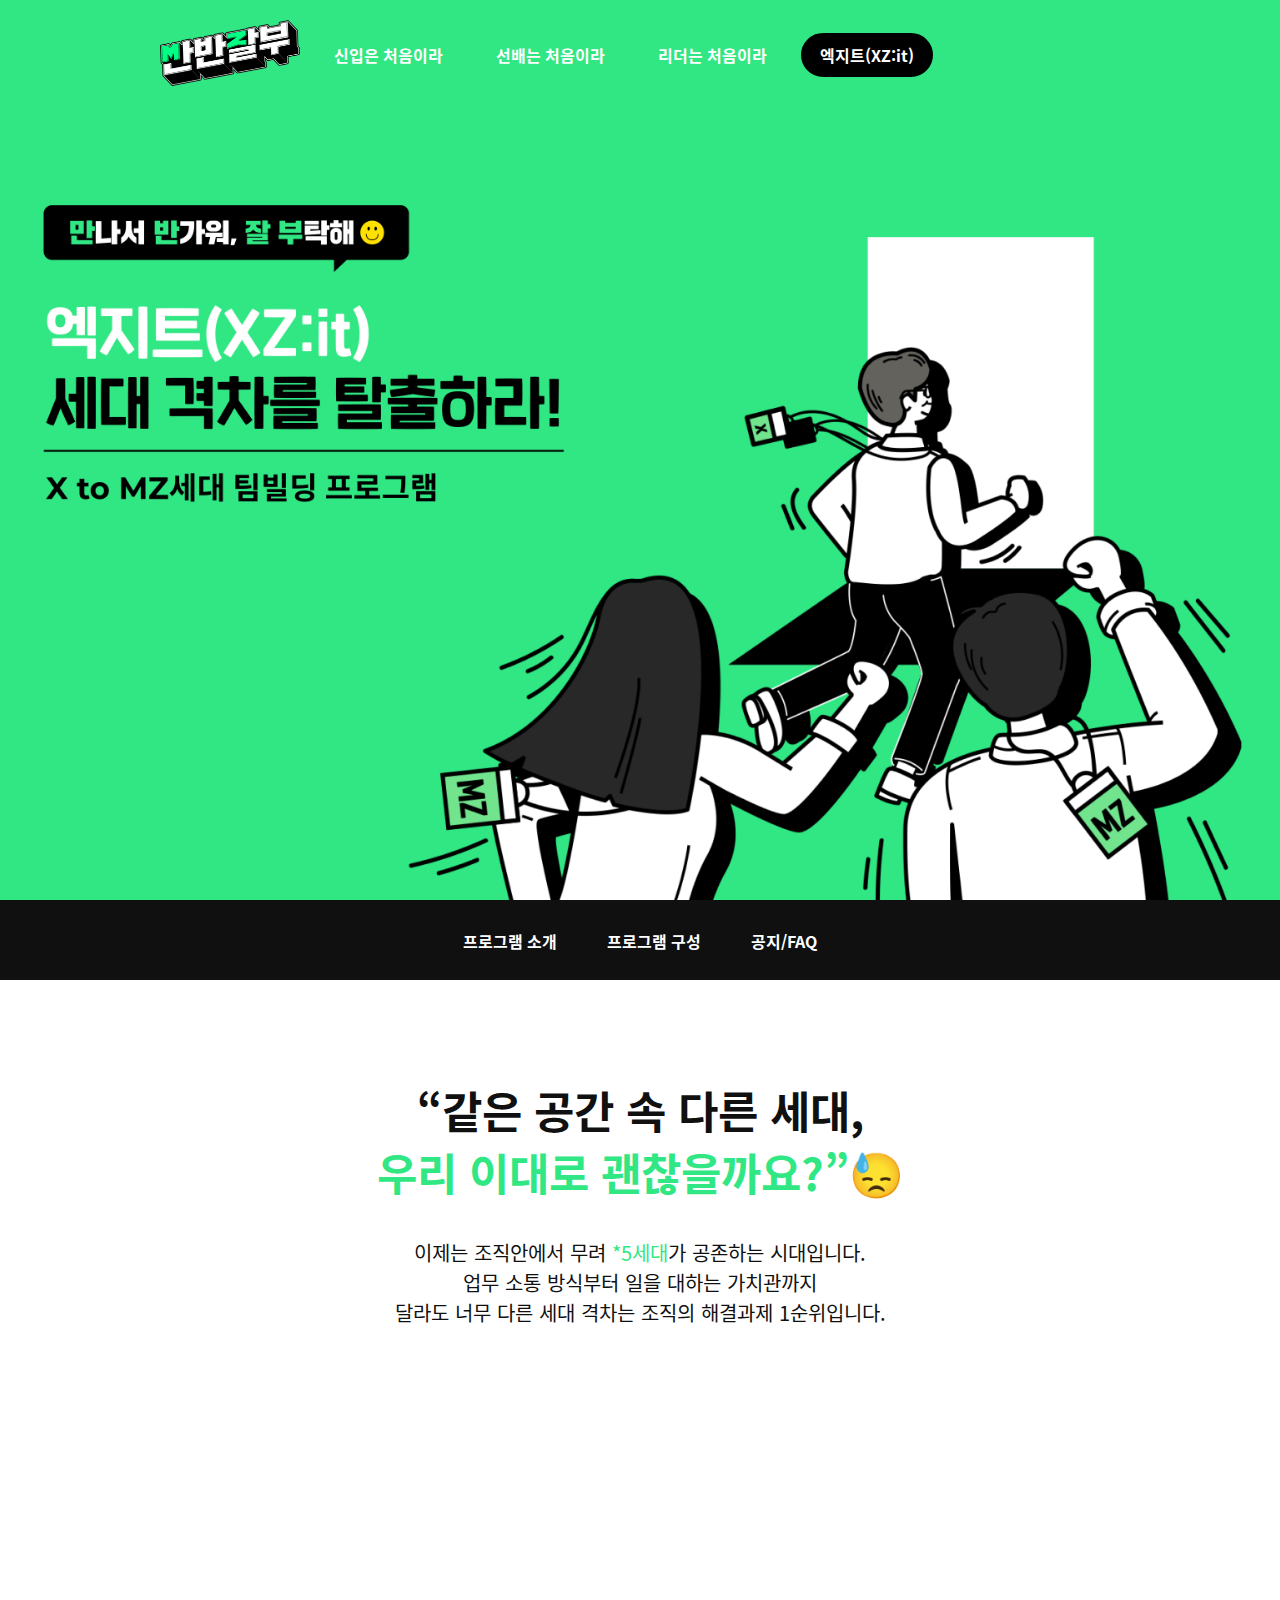
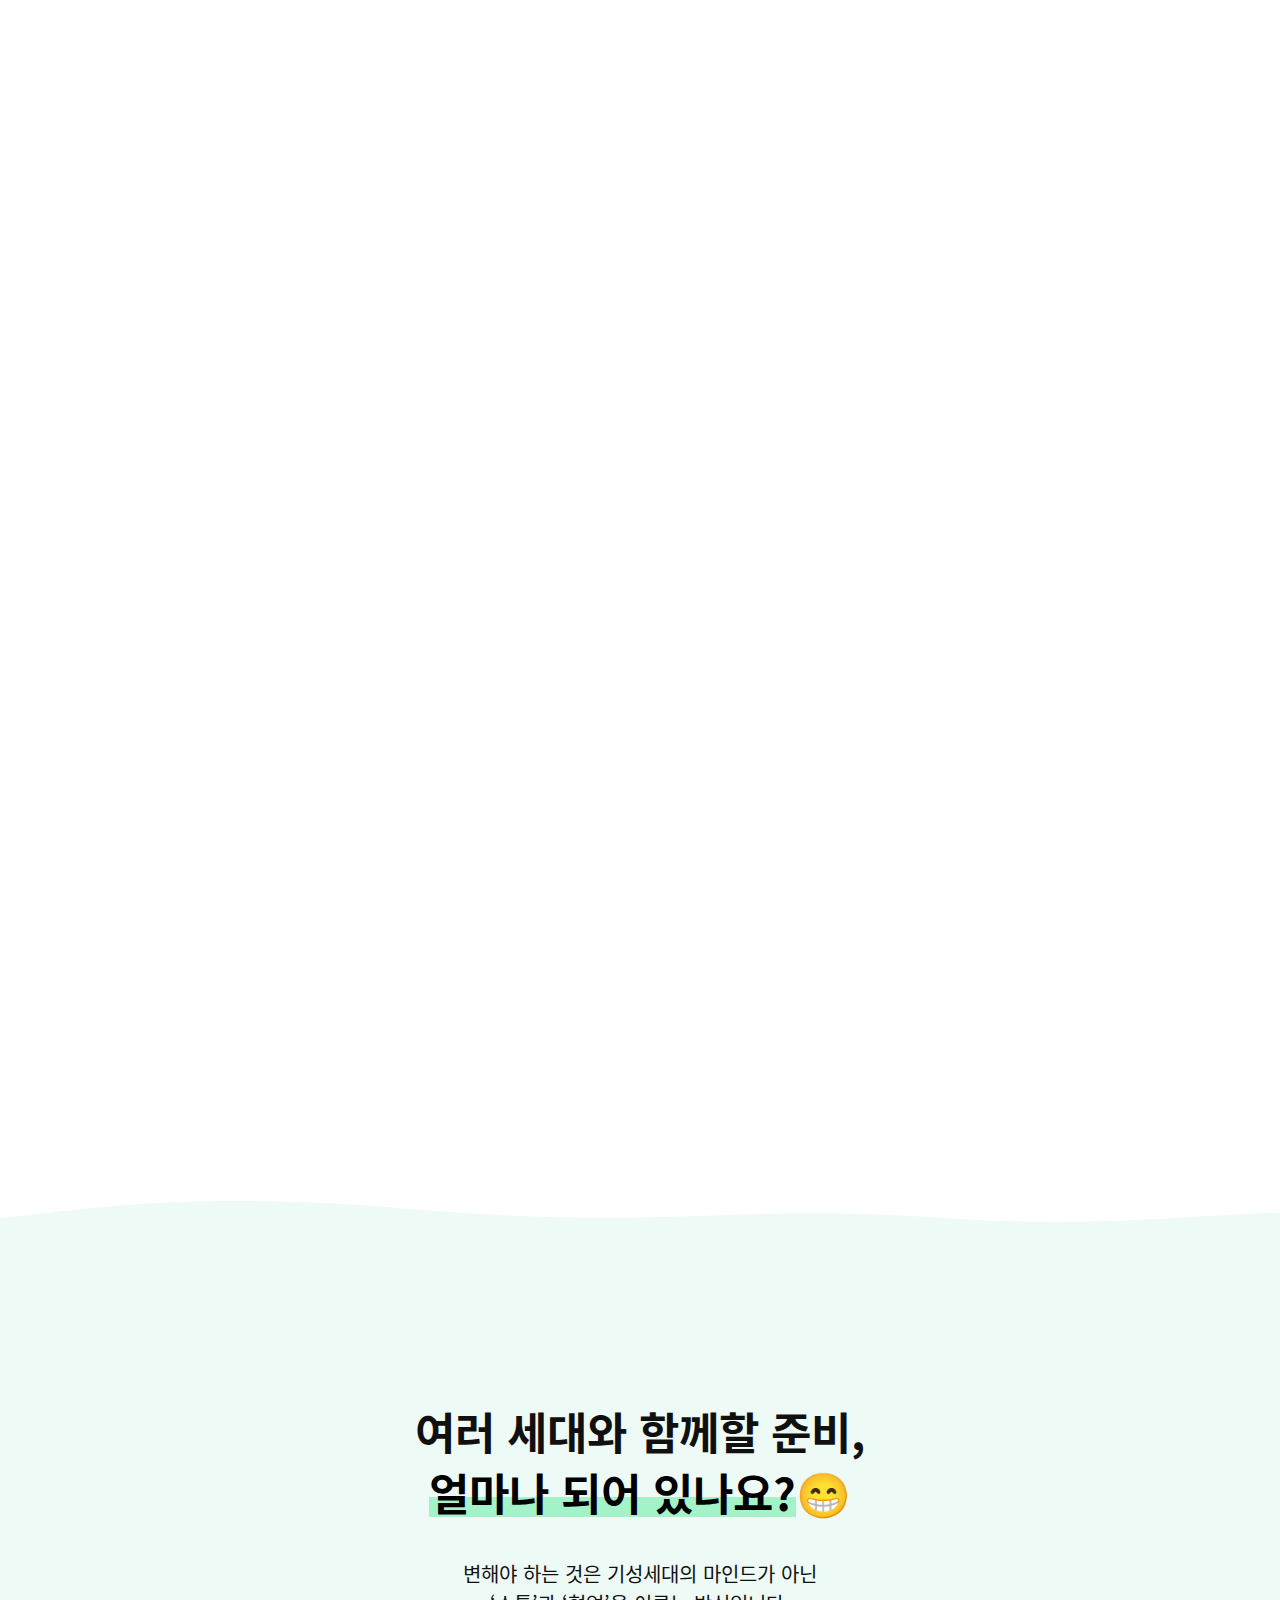
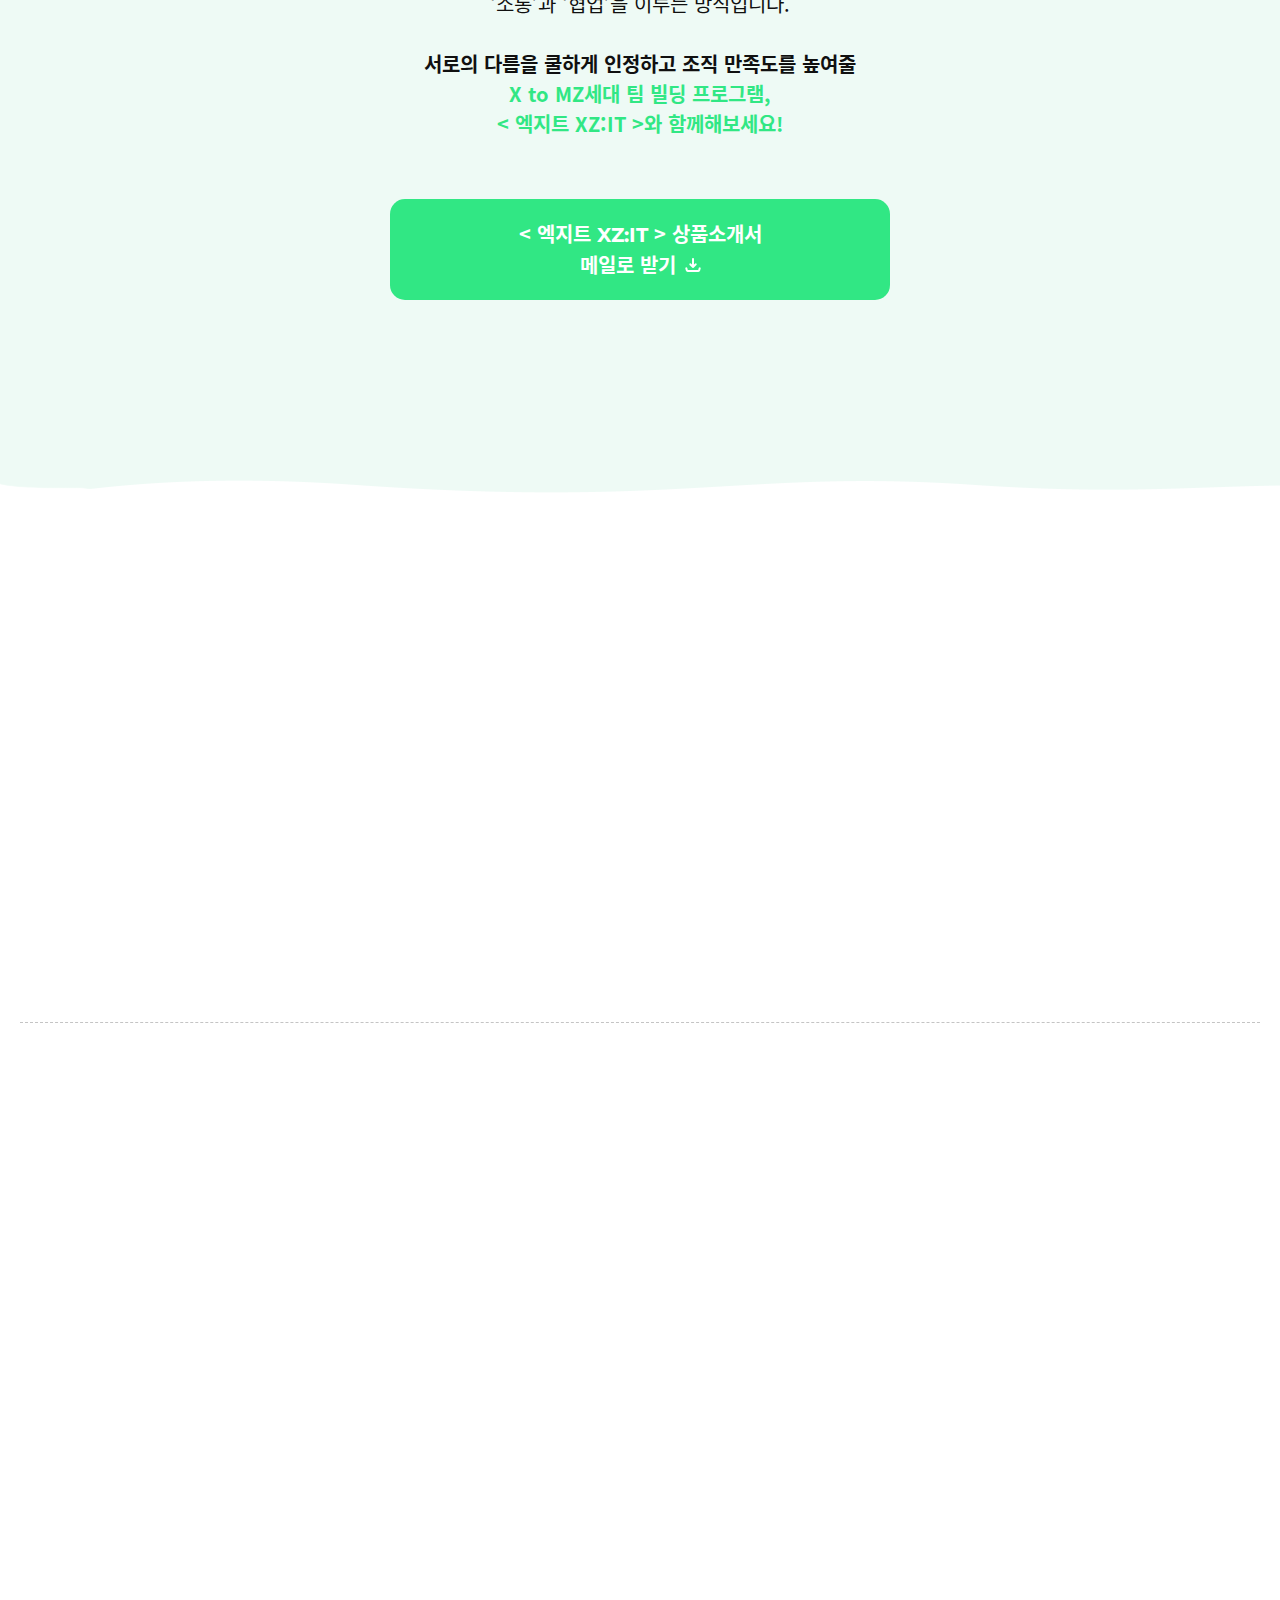
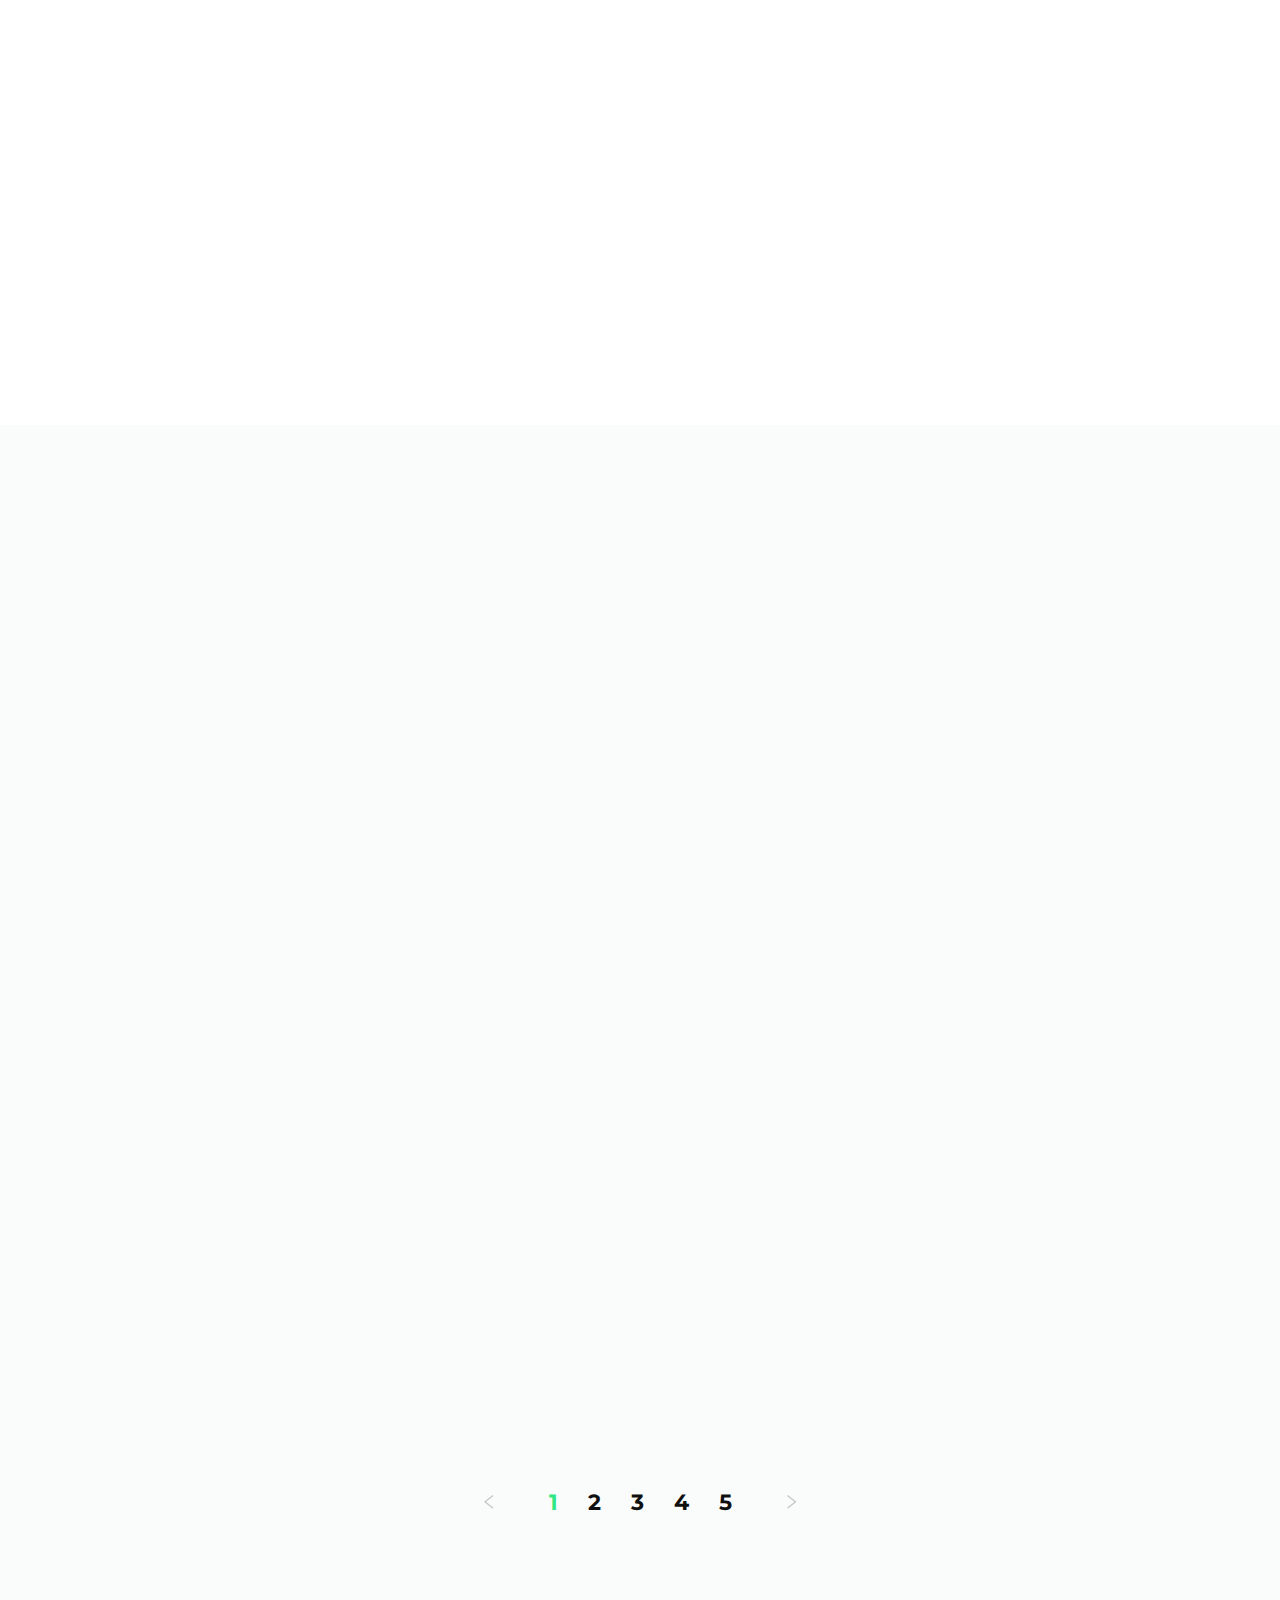
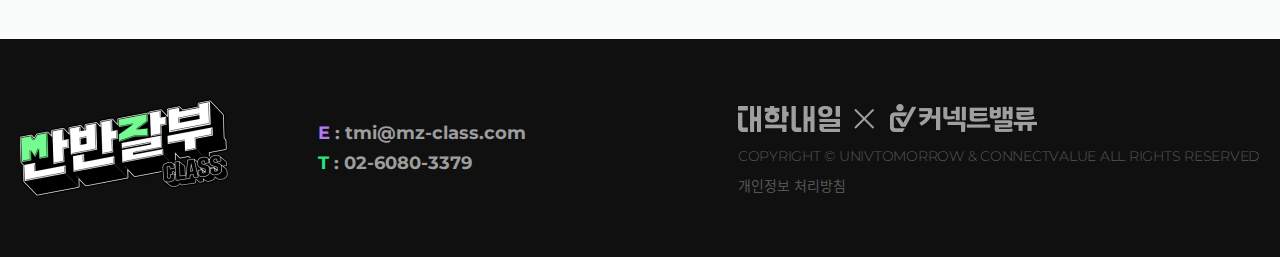
<file: views/html/classXZit.html>
<!Doctype html>
<html lang="ko">
    <head>
        <title>만반잘부 클래스 :: MZ세대 신입사원 양성 교육</title>
        <meta charset="utf-8">
        <meta http-equiv="x-ua-compatible" content="IE=edge">
        <meta name="viewport" content="width=device-width, initial-scale=1.0, maximum-scale=1.0, minimum-scale=1.0, user-scalable=yes">
        <meta name="author" content="univEBIZ_zOoOe">
        <meta name="keywords" content="만반잘부 클래스, 만반잘부 Class , MZ세대 신입사원 양성 교육,MZ Class, 신입사원 양성 교육, MZ세대 신입사원 교육, 대학내일, 커넥트밸류, 만반잘부, 만반잘, 만반">
        <meta name="description" content="밀레니얼-Z세대 신입사원을 위한 만반잘부 클래스! 대한민국에서 가장 젊은 신입사원 양성 교육을 만나보세요!">

        <meta property="og:type" content="website">
        <meta property="og:url" content="">
        <meta property="og:site_name" content="" >
        <meta property="og:title" content="만반잘부 클래스 :: MZ세대 신입사원 양성 교육">
        <meta property="og:description" content="밀레니얼-Z세대 신입사원을 위한 만반잘부 클래스! 대한민국에서 가장 젊은 신입사원 양성 교육을 만나보세요!">
        <meta property="og:image" content="../../content/images/share.png">
        <meta property="og:image:width" content="600">
        <meta property="og:image:height" content="315">
        
        <meta name="twitter:card" content="summary">
        <meta name="twitter:site" content="">
        <meta property="twitter:title" content="만반잘부 클래스 :: MZ세대 신입사원 양성 교육">
        <meta property="twitter:description" content="밀레니얼-Z세대 신입사원을 위한 만반잘부 클래스! 대한민국에서 가장 젊은 신입사원 양성 교육을 만나보세요!">
        <meta property="twitter:image" content="../../content/images/share.png">

        <link rel="shortcut icon" type="image/x-icon" href="../../content/images/favicon.ico"> <!-- Chrome, Safari, IE -->
        <link rel="icon" type="image/png" href="../../content/images/favicon.png"> <!-- Firefox, Opera -->

        <link href="https://fonts.googleapis.com/css2?family=Montserrat:wght@300;400;500;600;700&display=swap" rel="stylesheet"> <!-- google font -->

        <link href="../../content/styles/style.css" rel="stylesheet">
        <link href="../../content/styles/content.css" rel="stylesheet">

        <script src="../../content/scripts/jquery-1.12.4.min.js"></script>
        <script src="../../content/scripts/common.js"></script>
    </head>
    <body>
        <!-- header START -->
        <header class="flex-box flex-align__cnt">
            <h1 class="hd-ci"><a href="index.html"><img src="../../content/images/header-ci.png" alt="만반잘부"></a></h1>
            <nav id="xzitNav">
                <div class="nav-scrl-wrap">
                    <div class="nav-scrl">
                        <ul class="flex-box flex-align__cnt">
                            <li><a href="classNewcomer.html" class="nav-menu fw700 fs16">신입은 처음이라</a></li>
                            <li><a href="classJunior.html" class="nav-menu fw700 fs16">선배는 처음이라</a></li>
                            <li><a href="classLeader.html" class="nav-menu fw700 fs16">리더는 처음이라</a></li>
                            <li><a href="classXZit.html" class="nav-menu active fw700 fs16">엑지트(XZ:it)</a></li>
                        </ul>
                    </div>
                </div>
            </nav> <!-- //nav -->
        </header>
        <!-- //header END -->
        <!-- content START -->
        <section>
            <article class="class-area-kv__xzit">
                <h2 class="txt-hidden">[리더는 처음이라 키비주얼] 만나서 반가워 잘 부탁해 - 엑지트(XZ:it) 세대 격차를 탈출하라! : X to MZ세대 팀빌딩 프로그램</h2>
                <figure class="mo-show"><img src="../../content/images/class/xzit-keyvisual-mo.png" alt="만나서 반가워 잘 부탁해 - 엑지트(XZ:it) 세대 격차를 탈출하라! : X to MZ세대 팀빌딩 프로그램"></figure>
            </article> <!-- //key visual -->
            <ul class="anchor-menu-bar flex-box flex-spc__cnt">
                <li><a href="javascript:void(0);" class="anchor-menu__xzit fw700 fs16">프로그램 소개</a></li>
                <li><a href="javascript:void(0);" class="anchor-menu__xzit fw700 fs16">프로그램 구성</a></li>
                <li><a href="javascript:void(0);" class="anchor-menu__xzit fw700 fs16">공지/FAQ</a></li>
            </ul> <!-- //anchor menu bar -->
            <article class="class-area-intro__xzit class-ani-area">
                <h3 class="class-tit fs44">“같은 공간 속 다른 세대,<br><span class="fc-green">우리 이대로 괜찮을까요?”</span>😓</h3>
                <p class="class-txt fs20"><span class="txt-linebreak__mo">이제는 조직안에서 무려</span> <span class="fc-green">*5세대</span>가 공존하는 시대입니다.<br><span class="txt-linebreak__mo">업무 소통 방식부터</span> 일을 대하는 가치관까지<br><span class="txt-linebreak__mo">달라도 너무 다른 세대 격차는</span> 조직의 해결과제 1순위입니다.</p>
                <figure class="xzit-intro-img class-ani-el__fadeInUp">
                    <img src="../../content/images/class/xzit-intro-visual.png" alt="엑지트 클래스 캐릭터 이미지" class="mo-hide">
                    <img src="../../content/images/class/xzit-intro-visual-mo.png" alt="엑지트 클래스 캐릭터 이미지" class="mo-show">
                </figure>
                <div class="class-intro-copy-box">
                    <p class="class-intro-copy__top class-ani-el__fadeInLt delay700 fw700 fs32">하지만 세대 간의 이해 부족으로<br>켜켜이 쌓인 불통의 벽은<br>1~2시간의 세미나로는<br>허물기 어려운 일입니다.</p>
                    <p class="class-intro-copy__btm class-ani-el__fadeInRt delay1000 fw700 fs32">사무실에서 벗어나<br><mark class="highlight green"><span class="highlight-txt">속으로 삼켰던 생각</span></mark>을<br><mark class="highlight green"><span class="highlight-txt">허심탄회하게 이야기해야</span></mark><br><mark class="highlight green"><span class="highlight-txt">비로소 소통이 시작됩니다.</span></mark></p>
                </div>
            </article>  <!-- //intro -->
            <article class="class-area-down__xzit class-ani-area">
                <h3 class="class-tit fs44">여러 세대와 함께할 준비,<br><mark class="highlight green"><span class="highlight-txt">얼마나 되어 있나요?</span></mark>😁</h3>
                <p class="class-txt fs20">변해야 하는 것은 기성세대의 마인드가 아닌<br>‘소통’과 ‘협업’을 이루는 방식입니다.<br><br><strong class="fw700">서로의 다름을 쿨하게 인정하고 조직 만족도를 높여줄<br><span class="fc-green">X to MZ세대 팀 빌딩 프로그램,<br>&lt; 엑지트 XZ:IT &gt;와 함께해보세요!</span></strong></p>
                <a href="javascript:void(0);" onclick="openModal('modalApply');" class="class-down-btn fw700 fs20 green">
                    <span class="class-down-btn-label">&lt; 엑지트 <i class="efw700">XZ:IT</i> &gt; 상품소개서<br><i class="class-down-btn-ico">메일로 받기</i></span></p>
                </a>
            </article> <!-- //download -->   
            <article class="class-area-course__xzit class-ani-area anchor-area" data-anchorIdx="0">
                <div class="grid1280">
                    <div class="class-course-dl class-ani-el__fadeInUp flex-box">
                        <div class="class-course-dt">
                            <h3 class="class-tit fs44"><mark class="highlight green"><span class="highlight-txt">프로그램 소개</span></mark></h3>
                            <p class="class-txt fs20 fc-grey">전 세대가 높은 몰입감으로<br>교육에 참여할 수 있도록 하여<br><strong>밀도 높은 관계 형성으로<br>세대 공감을 이룹니다</strong></p>
                            <p class="class-txt fw700 fs20 fc-neongreen">+ 온택트 시대에 알맞은<br>비대면 교육까지 가능합니다!</p>
                        </div>
                        <div class="class-course-dd">
                            <ul class="class-course-desc class-ani-el__fadeInUp delay350 flex-box">
                                <li class="class-course-desc-item">
                                    <strong class="class-course-desc-tit__people fs24">세대 통합의 장,<br>팀 빌딩 프로그램</strong>
                                    <p class="class-txt class-course-desc-txt fs20 fc-grey">서로 세대와 용어는 다르지만<br>소통의 가치를 공유하는<br>Indoor/Outdoor 액티비티</p>
                                </li>
                                <li class="class-course-desc-item">
                                    <strong class="class-course-desc-tit__chat fs24">만반잘부Class만의<br>세계관 스토리텔링</strong>
                                    <p class="class-txt class-course-desc-txt fs20 fc-grey">방탈출, 빌런 퇴치 등의 컨셉으로<br>시작부터 끝까지 몰입하게 만드는<br>대중적 재미를 접목하여 참여 독려</p>
                                </li>
                                <li class="class-course-desc-item">
                                    <strong class="class-course-desc-tit__paper fs24">실무에 적용 가능한<br>게이미피케이션</strong>
                                    <p class="class-txt class-course-desc-txt fs20 fc-grey">팀 빌딩 게임 메시지는<br>조직 내 소통과 협업 사례를<br>바탕으로 현실적 해결책 제시</p>
                                </li>
                            </ul>
                        </div>
                    </div> <!-- //class course dl -->
                </div> <!-- //grid -->
            </article> <!-- //course : description-->
            <article class="class-area-course__xzit class-ani-area anchor-area" data-anchorIdx="1">
                <div class="grid1280">
                    <div class="class-course-dl flex-box">
                        <div class="class-course-dt class-ani-el__fadeInUp">
                            <h3 class="class-tit fs44"><mark class="highlight green"><span class="highlight-txt">프로그램 구성</span></mark></h3>
                            <p class="class-txt fs20 fc-grey">핵심 인재 발굴을 위해<br>개발사의 우수 인력과 인프라를 활용하여<br><strong>세대 간의 소통을 가로막는 방해요소를<br>바탕으로 교육을 구성했습니다.</strong></p>
                        </div>
                        <div class="class-course-dd">
                            <div class="class-course-module-box">
                                <ul class="class-course-module class-ani-el__fadeInUp delay350" style="display: block;">
                                    <li class="class-course-module-item flex-box pt0">
                                        <span class="class-course-module-label fw700 fs24">오프닝</span>
                                        <div class="class-course-module-cont">
                                            <p class="class-txt fs20 fc-grey">엑지트(XZ:IT)에 오신 여러분을 환영합니다.<br>평화롭던 우리 조직에 불통 빌런이 침입했습니다.</p>
                                            <p class="xzit-module-tip fs20 fc-green"><span class="txt-linebreak__mo">아이스브레이킹 및</span> 조직 내 문제 인식</p>
                                        </div>
                                    </li>
                                    <li class="class-course-module-item flex-box">
                                        <span class="class-course-module-label fw700 fs24">미션</span>
                                        <div class="class-course-module-cont">
                                            <p class="class-txt fs20 fc-grey">우리 조직은 어둠과 혼란으로 뒤덮였고 업무가 마비되었습니다. 불통의 빌런들은 우리 구성원을 괴롭히고 멀어지게 만들었습니다.<br>이 상황을 타개하기 위해 빌런을 무찌릅시다!<br>지금 여러분의 힘이 필요합니다.</p>
                                            <p class="xzit-module-tip fs20 fc-green"><span class="txt-linebreak__mo">소통과 협업을 가로막는</span> 12가지 방해 요소 극복</p>
                                        </div>
                                    </li>
                                    <li class="class-course-module-item flex-box">
                                        <span class="class-course-module-label fw700 fs24">엔딩</span>
                                        <div class="class-course-module-cont">
                                            <p class="class-txt fs20 fc-grey">빌런은 모두 사무실에서 이뤄지는 불통의 단서입니다.<br>이 엔딩을 끝으로 세대 격차 탈출을 응원합니다.</p>
                                            <p class="xzit-module-tip fs20 fc-green"><span class="txt-linebreak__mo">문제 해결 및</span> 향후 목표 수립</p>
                                        </div>
                                    </li>
                                </ul>
                            </div>
                        </div>
                    </div> <!-- //class course dl -->
                </div> <!-- //grid -->
            </article> <!-- //course : module -->
            <article class="class-area-faq__xzit class-ani-area anchor-area" data-anchorIdx="2">
                <div class="grid820">
                    <h3 class="class-tit class-ani-el__fadeInUp fs44 txt-cnt">공지 / <span class="efw700">FAQ</span></h3>
                    <ul class="faq-tabmenu-bar class-ani-el__fadeInUp delay350 flex-box flex-spc__cnt">
                        <li><a href="javascript:void(0);" class="faq-tabmenu__green active fw700 fs22">전체</a></li>
                        <li><a href="javascript:void(0);" class="faq-tabmenu__green fw700 fs22">공지사항</a></li>
                        <li><a href="javascript:void(0);" class="faq-tabmenu__green efw700 fs22">FAQ</a></li>
                    </ul>
                    <div clas="faq-wrap">
                        <ul class="faq-list class-ani-el__fadeInUp delay350">
                            <li class="faq-item faq-item-ntc__green">
                                <a href="javascript:void(0);" class="faq-q fw700 fs22"><span class="faq-label fc-green">[FAQ]</span> <p class="faq-ntc-tit">임시 질문 제목 입니다. 임시 질문 제목 입니다.</p></a>
                                <div class="faq-a">
                                    <p class="faq-txt fs18">임시 텍스트 입니다. 임시 텍스트 입니다. 임시 텍스트 입니다. 임시 텍스트 입니다. 임시 텍스트 입니다. 임시 텍스트 입니다.</p>
                                </div>
                            </li>
                            <li class="faq-item faq-item-ntc__green">
                                <a href="javascript:void(0);" class="faq-q fw700 fs22"><span class="faq-label fc-green">[공지사항]</span> <p class="faq-ntc-tit">임시 질문 제목 입니다.</p></a>
                                <div class="faq-a">
                                    <p class="faq-txt fs18">임시 텍스트 입니다. 임시 텍스트 입니다. 임시 텍스트 입니다. 임시 텍스트 입니다. 임시 텍스트 입니다. 임시 텍스트 입니다.</p>
                                </div>
                            </li>
                            <li class="faq-item">
                                <a href="javascript:void(0);" class="faq-q fw700 fs22"><span class="faq-label fc-green">[공지사항]</span> 임시 질문 제목 입니다.</a>
                                <div class="faq-a">
                                    <p class="faq-txt fs18">임시 텍스트 입니다. 임시 텍스트 입니다. 임시 텍스트 입니다. 임시 텍스트 입니다. 임시 텍스트 입니다. 임시 텍스트 입니다. 임시 텍스트 입니다.</p>
                                </div>
                            </li>
                            <li class="faq-item">
                                <a href="javascript:void(0);" class="faq-q fw700 fs22"><span class="faq-label fc-green">[공지사항]</span> 임시 질문 제목 입니다.</a>
                                <div class="faq-a">
                                    <p class="faq-txt fs18">임시 텍스트 입니다. 임시 텍스트 입니다. 임시 텍스트 입니다. 임시 텍스트 입니다. 임시 텍스트 입니다. 임시 텍스트 입니다. 임시 텍스트 입니다.</p>
                                </div>
                            </li>
                            <li class="faq-item">
                                <a href="javascript:void(0);" class="faq-q fw700 fs22"><span class="faq-label fc-green">[FAQ]</span> 임시 질문 제목 입니다.</a>
                                <div class="faq-a">
                                    <p class="faq-txt fs18">임시 텍스트 입니다. 임시 텍스트 입니다. 임시 텍스트 입니다. 임시 텍스트 입니다. 임시 텍스트 입니다. 임시 텍스트 입니다. 임시 텍스트 입니다.</p>
                                </div>
                            </li>
                            <li class="faq-item">
                                <a href="javascript:void(0);" class="faq-q fw700 fs22"><span class="faq-label fc-green">[FAQ]</span> 임시 질문 제목 입니다.</a>
                                <div class="faq-a">
                                    <p class="faq-txt fs18">임시 텍스트 입니다. 임시 텍스트 입니다. 임시 텍스트 입니다. 임시 텍스트 입니다. 임시 텍스트 입니다. 임시 텍스트 입니다. 임시 텍스트 입니다.</p>
                                </div>
                            </li>
                            <li class="faq-item">
                                <a href="javascript:void(0);" class="faq-q fw700 fs22"><span class="faq-label fc-green">[공지사항]</span> 임시 질문 제목 입니다.</a>
                                <div class="faq-a">
                                    <p class="faq-txt fs18">임시 텍스트 입니다. 임시 텍스트 입니다. 임시 텍스트 입니다. 임시 텍스트 입니다. 임시 텍스트 입니다. 임시 텍스트 입니다. 임시 텍스트 입니다.</p>
                                </div>
                            </li>
                            <li class="faq-item">
                                <a href="javascript:void(0);" class="faq-q fw700 fs22"><span class="faq-label fc-green">[공지사항]</span> 임시 질문 제목 입니다.</a>
                                <div class="faq-a">
                                    <p class="faq-txt fs18">임시 텍스트 입니다. 임시 텍스트 입니다. 임시 텍스트 입니다. 임시 텍스트 입니다. 임시 텍스트 입니다. 임시 텍스트 입니다. 임시 텍스트 입니다.</p>
                                </div>
                            </li>
                        </ul>
                        <div class="pagination__idx">
                            <a href="javascript:void(0);" class="paging-arw-prev"><img src="../../content/images/pagination-arrow-prev.png" alt="이전"></a>
                            <a href="javascript:void(0);" class="paging-idx active efw700 fc-green">1</a>
                            <a href="javascript:void(0);" class="paging-idx efw700">2</a>
                            <a href="javascript:void(0);" class="paging-idx efw700">3</a>
                            <a href="javascript:void(0);" class="paging-idx efw700">4</a>
                            <a href="javascript:void(0);" class="paging-idx efw700">5</a>
                            <a href="javascript:void(0);" class="paging-arw-next"><img src="../../content/images/pagination-arrow-next.png" alt="다음"></a>
                        </div>
                    </div>
                </div>
            </article> <!-- //faq -->   
        </section>
        <!-- //content END -->
        <!-- footer START -->
        <footer class="flex-box flex-spc__btw flex-align__cnt">
            <div class="ft-wrap__lt flex-box flex-align__cnt">
                <i class="ft-ci__class"><img src="../../content/images/footer-ci-class.png" alt="만반잘부 CLASS"></i>
                <p class="ft-txt__info efw700 fs18"><span class="fc-lavender">E</span> : tmi@mz-class.com<br><span class="fc-neongreen">T</span> : 02-6080-3379</p>
            </div>
            <div class="ft-wrap__rt">
                <i class="ft-ci__corp"><img src="../../content/images/footer-ci-corp.png" alt="대학내일 X 커넥트밸류"></i>
                <p class="ft-txt__copyright efw300 fs14"><span class="txt-linebreak__mo">COPYRIGHT &copy; UNIVTOMORROW & CONNECTVALUE</span> ALL RIGHTS RESERVED</p>
                <a href="privacy.html" class="ft-txt__link fs14">개인정보 처리방침</a>
            </div>
        </footer>
        <!-- //footer END -->
        <!-- modal START -->
        <div class="modal-area" id="modalApply">
            <div class="modal-wrap__rlt modal-wrap__720">
                <div class="modal-hd">
                    <h4 class="modal-hd-tit fw400 fs20">소속과 이메일 주소를 입력하면<br><strong class="fw700">메일로 상품소개서를 보내드려요!</strong></h4>
                </div>
                <div class="modal-view">
                    <form>
                        <div class="form-wrap">
                            <div class="form-row">
                                <div class="form-el-box">
                                    <label for="applyName" class="form-el-label__input-txt">이름</label>
                                    <input type="text" id="applyName" class="form-el__input-txt">
                                    <i class="form-el-mark__correct"><img src="../../content/images/form-ico-correct.png" alt="올바른 값 아이콘"></i>
                                </div>
                                <p class="form-el-mark__wrong">필수항목 입니다.</p>
                            </div>
                            <div class="form-row">
                                <div class="form-el-box">
                                    <label for="applyBelong" class="form-el-label__input-txt">소속</label>
                                    <input type="text" id="applyBelong" class="form-el__input-txt">
                                    <i class="form-el-mark__correct"><img src="../../content/images/form-ico-correct.png" alt="올바른 값 아이콘"></i>
                                </div>
                                <p class="form-el-mark__wrong">필수항목 입니다.</p>
                            </div>
                            <div class="form-row">
                                <div class="form-el-box">
                                    <label for="applyEmail" class="form-el-label__input-txt">이메일</label>
                                    <input type="email" id="applyEmail" class="form-el__input-txt">
                                    <i class="form-el-mark__correct"><img src="../../content/images/form-ico-correct.png" alt="올바른 값 아이콘"></i>
                                </div>
                                <p class="form-el-mark__wrong">필수항목 입니다.</p>
                            </div>
                        </div>
                        <div class="form-wrap">
                            <div class="form-row">
                                <div class="form-el-box">
                                    <div class="form-chk__rect">
                                        <input type="checkbox" name="applyTerm" id="applyTerm1">
                                        <label class="form-chk-label" for="applyTerm1">개인정보 수집 및 이용에 동의합니다. <span class="fc-red">(필수)</span></label>
                                    </div>
                                </div>
                            </div>
                            <div class="form-row">
                                <div class="form-el__term">
                                    <p><b class="fw700">개인정보 수집 및 이용 동의 안내</b><br>수집하는 개인정보의 항목, 이용목적, 보유 및 이용기간을 안내 드리오니, 자세히 읽은 후 동의하여 주시기 바랍니다.<br><br></p>
                                    <p class="txt-indent"><b class="fw700">수집 목적</b><br>상품소개서 발송</p>
                                    <p class="txt-indent"><b class="fw700">수집 항목</b><br>성명, 소속, 이메일</b></p>
                                    <p class="txt-indent"><b class="fw700">보유 및 이용기간</b><br>수집•이용 동의일로부터 12개월</p>
                                </div>
                            </div>
                        </div>
                        <div class="form-wrap">
                            <div class="form-row">
                                <div class="form-el-box">
                                    <div class="form-chk__rect">
                                        <input type="checkbox" name="applyTerm" id="applyTerm2">
                                        <label class="form-chk-label" for="applyTerm2">마케팅 정보 수신 및 이용에 동의합니다. (선택)</label>
                                    </div>
                                </div>
                            </div>
                            <div class="form-row">
                                <div class="form-el__term">
                                    <p><b class="fw700">마케팅 정보 수신 동의 안내</b><br>‘개인정보 보호법’에 따라 동의를 얻어 아래와 같이 서비스의 홍보 및 마케팅을 위한 개인정보를 수집 및 이용합니다.<br><br></p>
                                    <p class="txt-indent"><b class="fw700">수집 목적</b><br>신규 상품 안내 및 정보제공</p>
                                    <p class="txt-indent"><b class="fw700">수집 항목</b><br>이메일</b></p>
                                    <p class="txt-indent"><b class="fw700">보유 및 이용기간</b><br>수집•이용 동의일로부터 12개월</p>
                                </div>
                            </div>
                        </div>
                        <div class="form-wrap">
                            <div class="form-row">
                                <div class="form-el-box txt-cnt">
                                    <div class="form-chk__rect">
                                        <input type="checkbox" name="applyTerm" id="applyTermAll">
                                        <label class="form-chk-label" for="applyTermAll">모든 약관에 동의합니다.</label>
                                    </div>
                                </div>
                            </div>
                        </div>
                        <div class="form-wrap">
                            <div class="form-row flex-box flex-spc__btw">
                                <a href="javascript:void(0);" onclick="closeModal('modalApply');" class="paging-btn__modal ghost w-pct__49">취소</a>
                                <a href="javascript:void(0);" onclick="closeModal('modalApply'); openModal('modalAlert');" class="paging-btn__modal primary w-pct__49">확인</a> <!-- zoe 코멘트 : 폼 양식이 모두 채워졌을 때 해당 확인 버튼 활성화 -->
                                <!-- <a href="javascript:void(0);" onclick="unvalidSubmitBtn(this);" class="paging-btn__modal primary w-pct__49">확인</a> zoe 코멘트 : 폼 양식이 모두 채워지지 않았을 때 해당 확인 버튼 활성화 -->
                            </div>
                        </div>
                    </form>
                </div>
            </div>
        </div>
        <div class="modal-area" id="modalAlert">
            <div class="alert-wrap">
                <p class="alert-txt txt-indent"><i class="mark"><img src="../../content/images/modal-ico-alert.png" alt="알림 아이콘"></i>만반잘부님 메일로 상품소개서가 발송되었습니다.</p>
            </div>
        </div>
        <!-- modal END -->
    </body>
    <script>
        $(document).ready(function(){
            //navigation positioning in mobile
            $(".nav-scrl-wrap").scrollLeft(210);
            //scroll animation event
            scrlAni();
            //class page event
            classEvent();

            //form event
            formEvent();
            //input checkbox event
            $("input[name='applyTerm']").not("#applyTermAll").on('change', function() {
                var checkedApplyTerm = $("input[name='applyTerm']:checked").length;

                if ( $("#applyTermAll:checked").length < 1 && checkedApplyTerm == 2 ) {
                    $("#applyTermAll").prop('checked', true);
                } else {
                    $("#applyTermAll").prop('checked', false);
                }
            });
            $("#applyTermAll").on('change', function() {
                var checked = $(this).prop('checked');
                $(this).parents("form").find("input:checkbox").prop('checked', checked);
            });
            //click alert button event
            clickAlertBtn();
        });
    </script>
    <!-- Global site tag (gtag.js) - Google Analytics -->
    <script async src="https://www.googletagmanager.com/gtag/js?id=UA-151914118-1"></script>
    <script>
        window.dataLayer = window.dataLayer || [];
        function gtag() { dataLayer.push(arguments); }
        gtag('js', new Date());

        gtag('config', 'UA-151914118-1');
    </script>
    <!-- //Global site tag (gtag.js) - Google Analytics -->
</html>
</file>
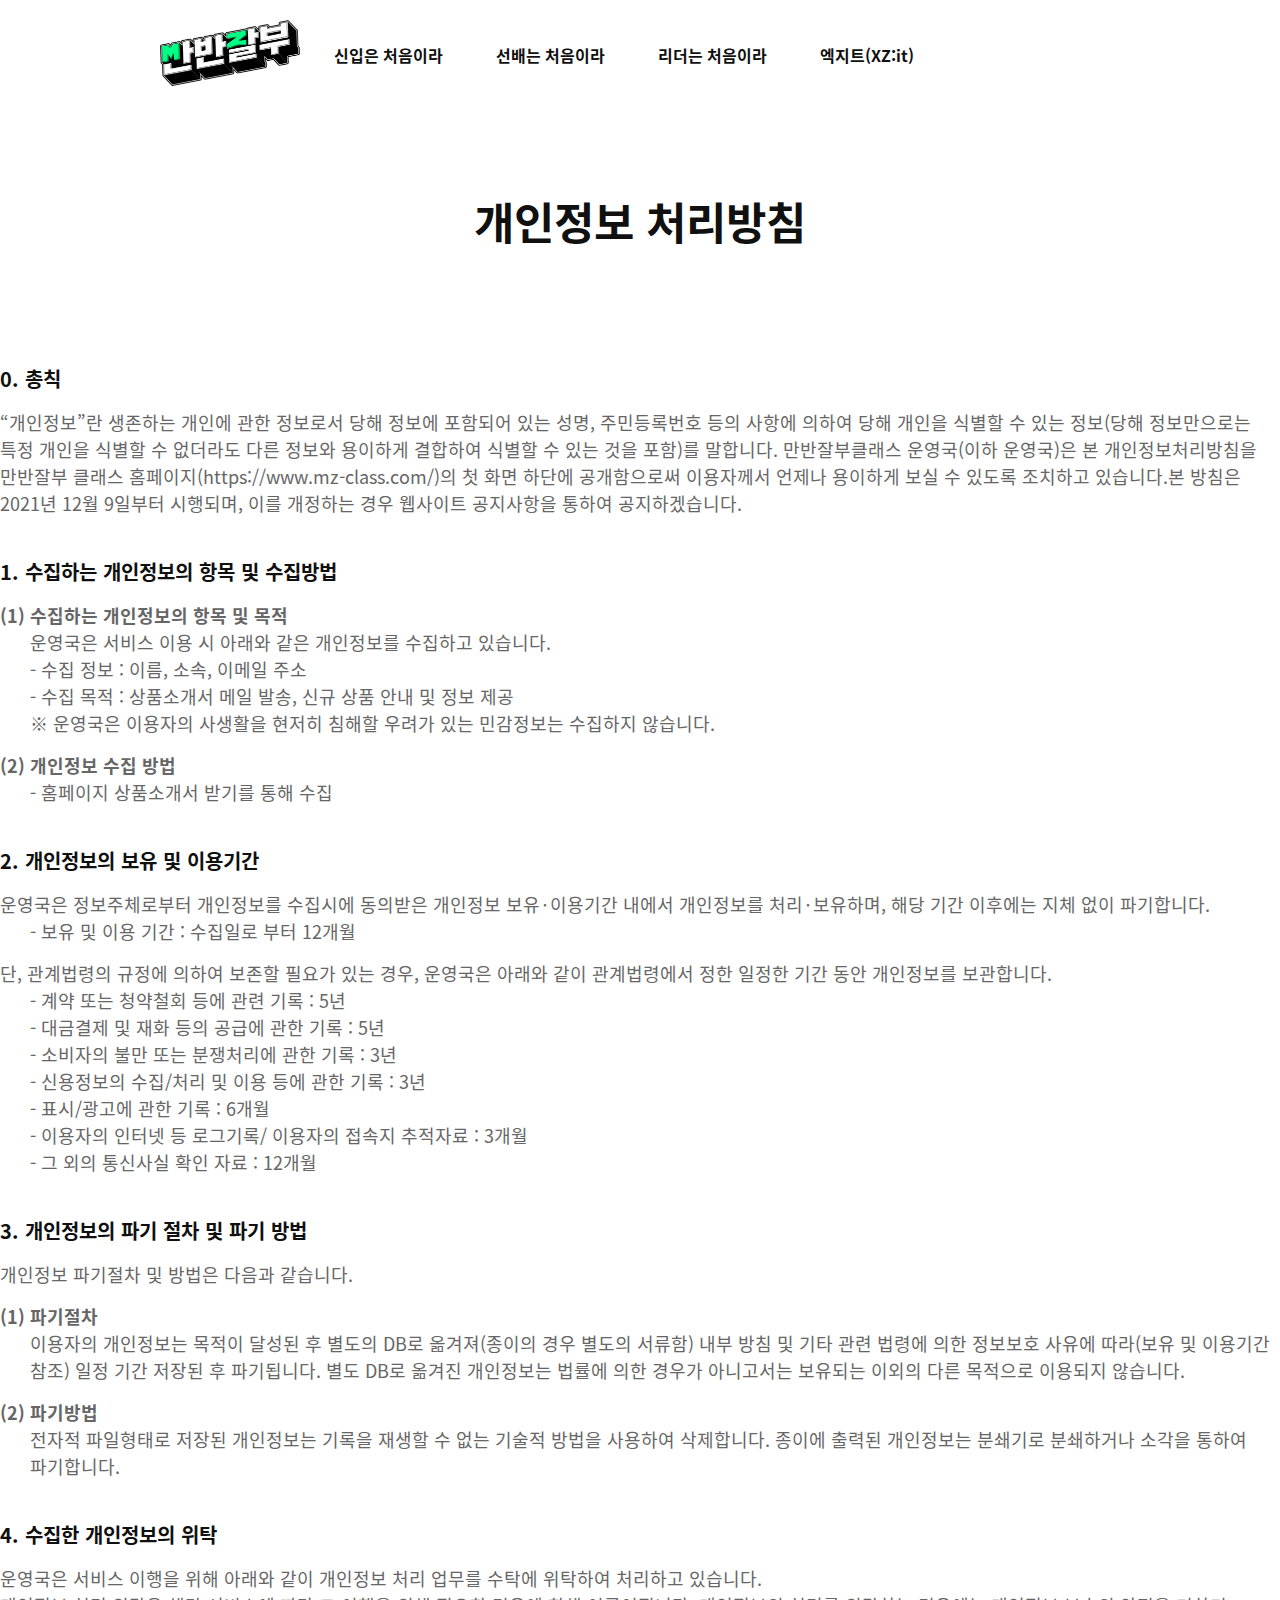
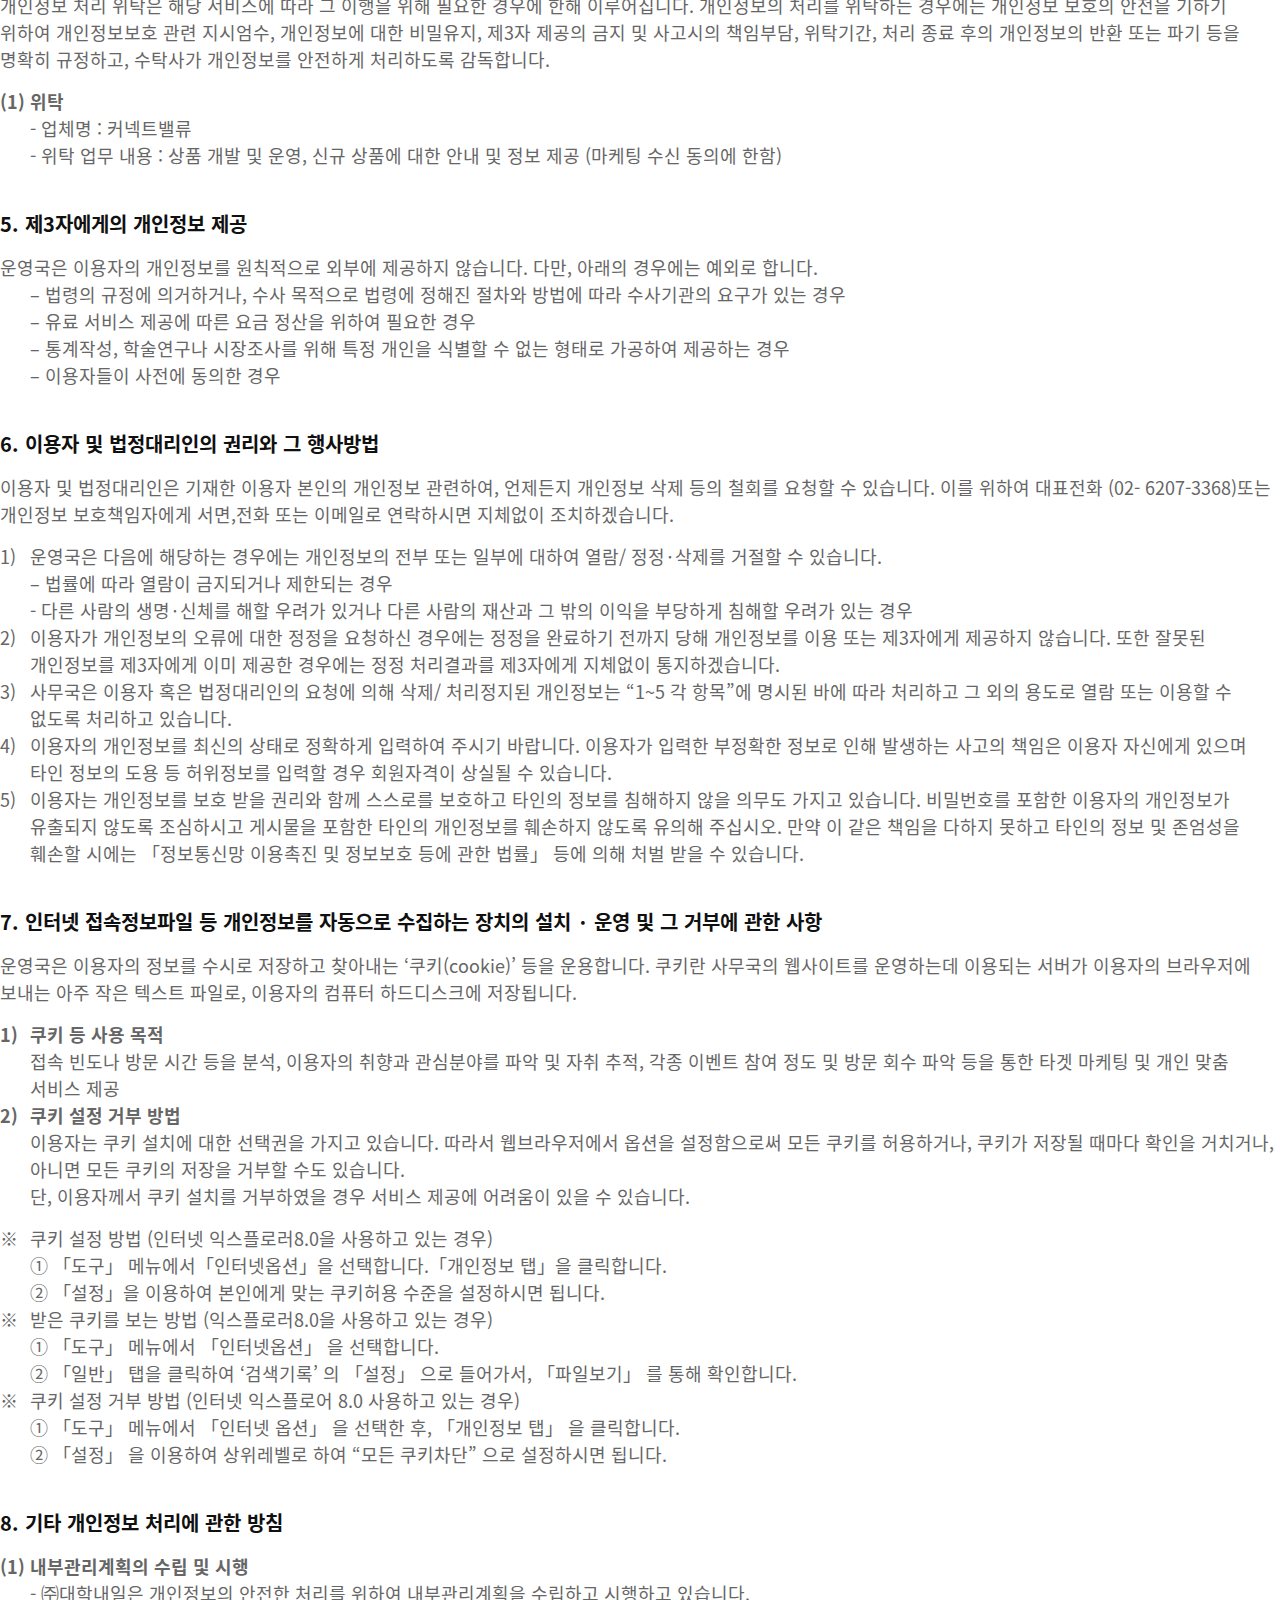
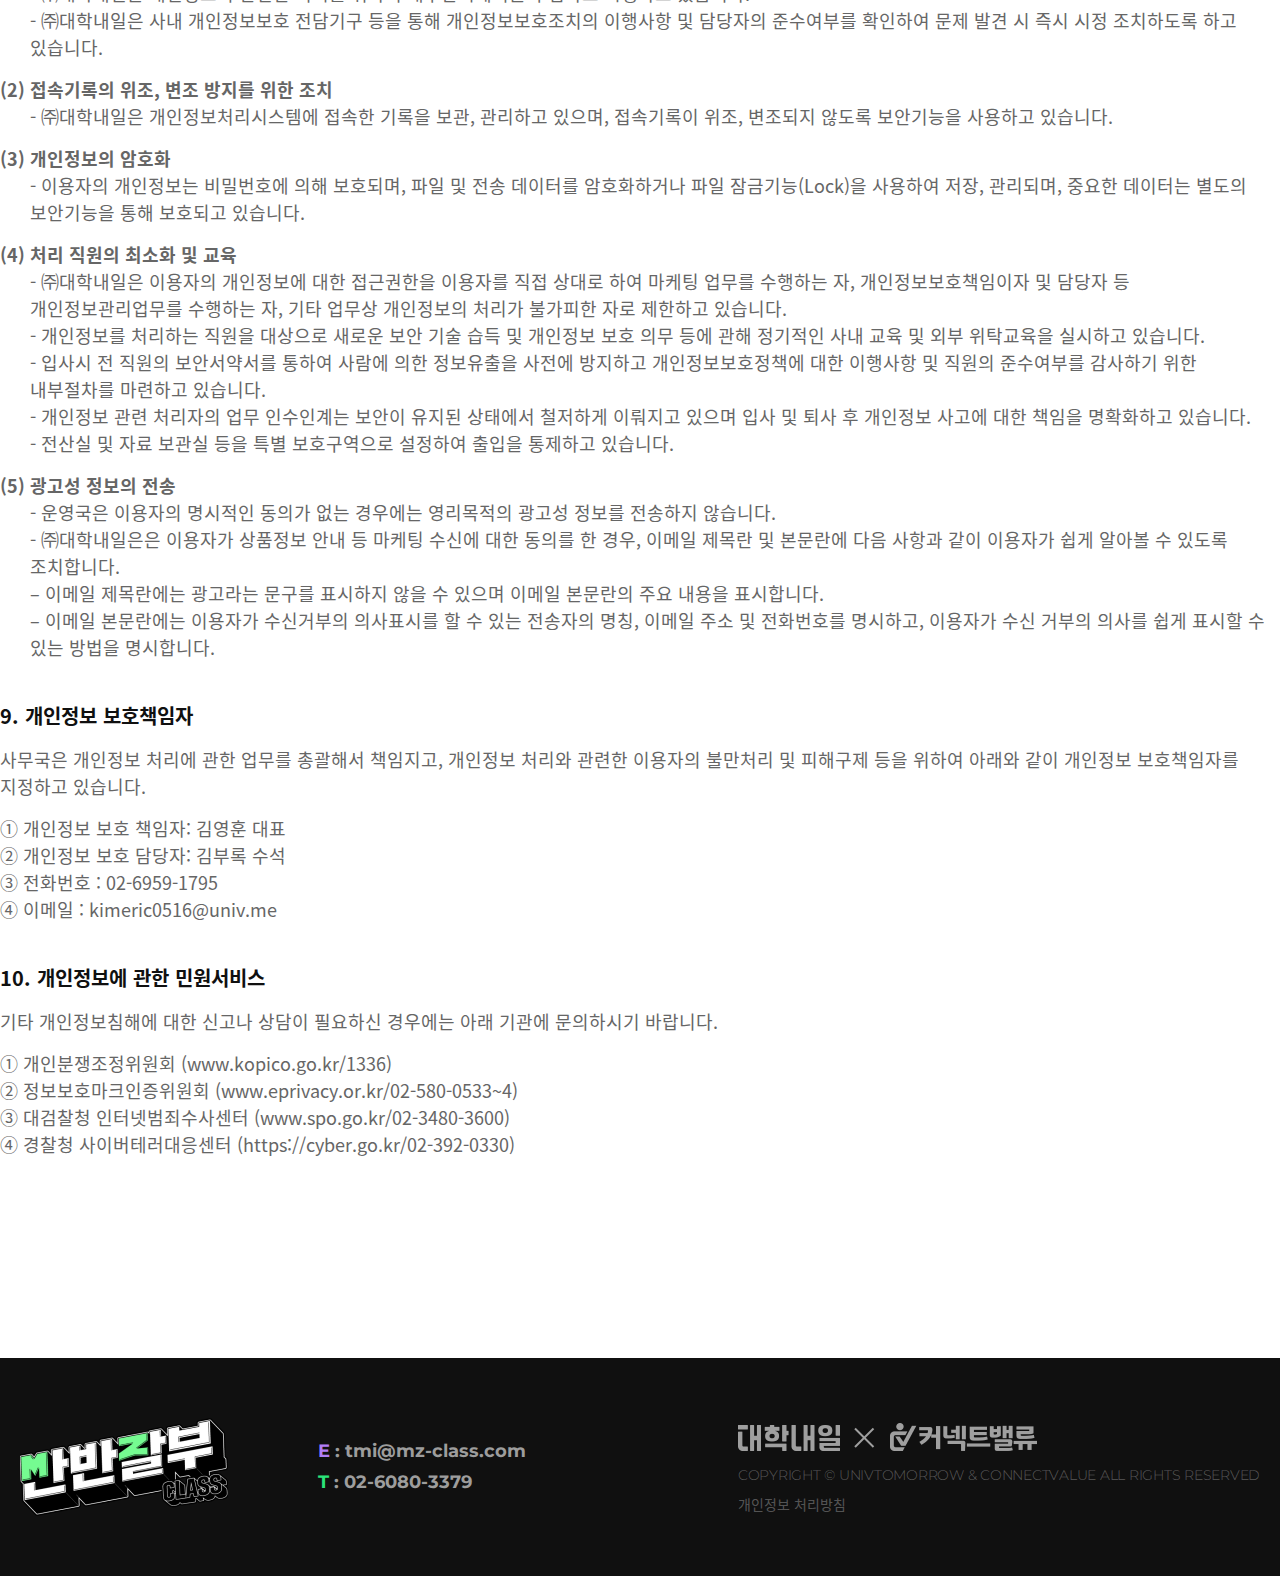
<file: views/html/privacy.html>
<!Doctype html>
<html lang="ko">
    <head>
        <title>만반잘부 클래스 :: MZ세대 신입사원 양성 교육</title>
        <meta charset="utf-8">
        <meta http-equiv="x-ua-compatible" content="IE=edge">
        <meta name="viewport" content="width=device-width, initial-scale=1.0, maximum-scale=1.0, minimum-scale=1.0, user-scalable=yes">
        <meta name="author" content="univEBIZ_zOoOe">
        <meta name="keywords" content="만반잘부 클래스, 만반잘부 Class , MZ세대 신입사원 양성 교육,MZ Class, 신입사원 양성 교육, MZ세대 신입사원 교육, 대학내일, 커넥트밸류, 만반잘부, 만반잘, 만반">
        <meta name="description" content="밀레니얼-Z세대 신입사원을 위한 만반잘부 클래스! 대한민국에서 가장 젊은 신입사원 양성 교육을 만나보세요!">

        <meta property="og:type" content="website">
        <meta property="og:url" content="">
        <meta property="og:site_name" content="" >
        <meta property="og:title" content="만반잘부 클래스 :: MZ세대 신입사원 양성 교육">
        <meta property="og:description" content="밀레니얼-Z세대 신입사원을 위한 만반잘부 클래스! 대한민국에서 가장 젊은 신입사원 양성 교육을 만나보세요!">
        <meta property="og:image" content="../../content/images/share.png">
        <meta property="og:image:width" content="600">
        <meta property="og:image:height" content="315">
        
        <meta name="twitter:card" content="summary">
        <meta name="twitter:site" content="">
        <meta property="twitter:title" content="만반잘부 클래스 :: MZ세대 신입사원 양성 교육">
        <meta property="twitter:description" content="밀레니얼-Z세대 신입사원을 위한 만반잘부 클래스! 대한민국에서 가장 젊은 신입사원 양성 교육을 만나보세요!">
        <meta property="twitter:image" content="../../content/images/share.png">

        <link rel="shortcut icon" type="image/x-icon" href="../../content/images/favicon.ico"> <!-- Chrome, Safari, IE -->
        <link rel="icon" type="image/png" href="../../content/images/favicon.png"> <!-- Firefox, Opera -->

        <link href="https://fonts.googleapis.com/css2?family=Montserrat:wght@300;400;500;600;700&display=swap" rel="stylesheet"> <!-- google font -->

        <link href="../../content/styles/style.css" rel="stylesheet">
        <link href="../../content/styles/content.css" rel="stylesheet">

        <script src="../../content/scripts/jquery-1.12.4.min.js"></script>
        <script src="../../content/scripts/common.js"></script>
    </head>
    <body>
        <!-- header START -->
        <header class="flex-box flex-align__cnt">
            <h1 class="hd-ci"><a href="index.html"><img src="../../content/images/header-ci.png" alt="만반잘부"></a></h1>
            <nav>
                <div class="nav-scrl-wrap">
                    <ul class="flex-box flex-align__cnt">
                        <li><a href="classNewcomer.html" class="nav-menu fw700 fs16 fc-black">신입은 처음이라</a></li>
                        <li><a href="classJunior.html" class="nav-menu fw700 fs16 fc-black">선배는 처음이라</a></li>
                        <li><a href="classLeader.html" class="nav-menu fw700 fs16 fc-black">리더는 처음이라</a></li>
                        <li><a href="classXZit.html" class="nav-menu fw700 fs16 fc-black">엑지트(XZ:it)</a></li>
                    </ul>
                </div>
            </nav> <!-- //nav -->
        </header>
        <!-- //header END -->
        <!-- content START -->
        <section>
            <article class="policy-area">
                <div class="grid1280">
                    <h2 class="pb80 fs44 txt-cnt">개인정보 처리방침</h2>
                    <dl class="policy-wrap">
                        <dt class="policy-hd-tit fw700 fs20">0. 총칙</dt>
                        <dd class="fs18">
                            <p class="policy-txt">“개인정보”란 생존하는 개인에 관한 정보로서 당해 정보에 포함되어 있는 성명, 주민등록번호 등의 사항에 의하여 당해 개인을 식별할 수 있는 정보(당해 정보만으로는 특정 개인을 식별할 수 없더라도 다른 정보와 용이하게 결합하여 식별할 수 있는 것을 포함)를 말합니다. 만반잘부클래스 운영국(이하 운영국)은 본 개인정보처리방침을 만반잘부 클래스 홈페이지(https://www.mz-class.com/)의 첫 화면 하단에 공개함으로써 이용자께서 언제나 용이하게 보실 수 있도록 조치하고 있습니다.본 방침은 2021년 12월 9일부터 시행되며, 이를 개정하는 경우 웹사이트 공지사항을 통하여 공지하겠습니다.</p>
                        </dd>
                    </dl>
                    <dl class="policy-wrap">
                        <dt class="policy-hd-tit fw700 fs20">1. 수집하는 개인정보의 항목 및 수집방법</dt>
                        <dd class="fs18">
                            <p class="policy-txt txt-indent"><strong class="fw700"><span class="mark">(1)</span>수집하는 개인정보의 항목 및 목적</strong><br>운영국은 서비스 이용 시 아래와 같은 개인정보를 수집하고 있습니다.<br>- 수집 정보 : 이름, 소속, 이메일 주소<br>- 수집 목적 : 상품소개서 메일 발송, 신규 상품 안내 및 정보 제공<br>※ 운영국은 이용자의 사생활을 현저히 침해할 우려가 있는 민감정보는 수집하지 않습니다.</p>
                            <p class="policy-txt txt-indent mt15"><strong class="fw700"><span class="mark">(2)</span>개인정보 수집 방법</strong><br>- 홈페이지 상품소개서 받기를 통해 수집</p>
                        </dd>
                    </dl>
                    <dl class="policy-wrap">
                        <dt class="policy-hd-tit fw700 fs20">2. 개인정보의 보유 및 이용기간</dt>
                        <dd class="fs18">
                            <p class="policy-txt">운영국은 정보주체로부터 개인정보를 수집시에 동의받은 개인정보 보유·이용기간 내에서 개인정보를 처리·보유하며, 해당 기간 이후에는 지체 없이 파기합니다.</p>
                            <p class="policy-txt txt-indent">- 보유 및 이용 기간 : 수집일로 부터 12개월</p>
                            <p class="policy-txt mt15">단, 관계법령의 규정에 의하여 보존할 필요가 있는 경우, 운영국은 아래와 같이 관계법령에서 정한 일정한 기간 동안 개인정보를 보관합니다.</p>
                            <p class="policy-txt txt-indent">- 계약 또는 청약철회 등에 관련 기록 : 5년<br>- 대금결제 및 재화 등의 공급에 관한 기록 : 5년<br>- 소비자의 불만 또는 분쟁처리에 관한 기록 : 3년<br>- 신용정보의 수집/처리 및 이용 등에 관한 기록 : 3년<br>- 표시/광고에 관한 기록 : 6개월<br>- 이용자의 인터넷 등 로그기록/ 이용자의 접속지 추적자료 : 3개월<br>- 그 외의 통신사실 확인 자료 : 12개월</p>
                        </dd>
                    </dl>
                    <dl class="policy-wrap">
                        <dt class="policy-hd-tit fw700 fs20">3. 개인정보의 파기 절차 및 파기 방법</dt>
                        <dd class="fs18">
                            <p class="policy-txt">개인정보 파기절차 및 방법은 다음과 같습니다.</p>
                            <p class="policy-txt txt-indent mt15"><strong><span class="mark">(1)</span>파기절차</strong><br>이용자의 개인정보는 목적이 달성된 후 별도의 DB로 옮겨져(종이의 경우 별도의 서류함) 내부 방침 및 기타 관련 법령에 의한 정보보호 사유에 따라(보유 및 이용기간 참조) 일정 기간 저장된 후 파기됩니다. 별도 DB로 옮겨진 개인정보는 법률에 의한 경우가 아니고서는 보유되는 이외의 다른 목적으로 이용되지 않습니다.</p>
                            <p class="policy-txt txt-indent mt15"><strong><span class="mark">(2)</span>파기방법</strong><br>전자적 파일형태로 저장된 개인정보는 기록을 재생할 수 없는 기술적 방법을 사용하여 삭제합니다. 종이에 출력된 개인정보는 분쇄기로 분쇄하거나 소각을 통하여 파기합니다.</p>
                        </dd>
                    </dl>
                    <dl class="policy-wrap">
                        <dt class="policy-hd-tit fw700 fs20">4. 수집한 개인정보의 위탁</dt>
                        <dd class="fs18">
                            <p class="policy-txt">운영국은 서비스 이행을 위해 아래와 같이 개인정보 처리 업무를 수탁에 위탁하여 처리하고 있습니다.<br>개인정보 처리 위탁은 해당 서비스에 따라 그 이행을 위해 필요한 경우에 한해 이루어집니다. 개인정보의 처리를 위탁하는 경우에는 개인정보 보호의 안전을 기하기 위하여 개인정보보호 관련 지시엄수, 개인정보에 대한 비밀유지, 제3자 제공의 금지 및 사고시의 책임부담, 위탁기간, 처리 종료 후의 개인정보의 반환 또는 파기 등을 명확히 규정하고, 수탁사가 개인정보를 안전하게 처리하도록 감독합니다.</p>
                            <p class="policy-txt txt-indent mt15"><strong><span class="mark">(1)</span>위탁</strong><br>- 업체명 : 커넥트밸류<br>- 위탁 업무 내용 : 상품 개발 및 운영, 신규 상품에 대한 안내 및 정보 제공 (마케팅 수신 동의에 한함)</p>
                        </dd>
                    </dl>
                    <dl class="policy-wrap">
                        <dt class="policy-hd-tit fw700 fs20">5. 제3자에게의 개인정보 제공</dt>
                        <dd class="fs18">
                            <p class="policy-txt">운영국은 이용자의 개인정보를 원칙적으로 외부에 제공하지 않습니다. 다만, 아래의 경우에는 예외로 합니다.</p>
                            <p class="policy-txt txt-indent">– 법령의 규정에 의거하거나, 수사 목적으로 법령에 정해진 절차와 방법에 따라 수사기관의 요구가 있는 경우<br>– 유료 서비스 제공에 따른 요금 정산을 위하여 필요한 경우<br>– 통계작성, 학술연구나 시장조사를 위해 특정 개인을 식별할 수 없는 형태로 가공하여 제공하는 경우<br>– 이용자들이 사전에 동의한 경우</p>
                        </dd>
                    </dl>
                    <dl class="policy-wrap">
                        <dt class="policy-hd-tit fw700 fs20">6. 이용자 및 법정대리인의 권리와 그 행사방법</dt>
                        <dd class="fs18">
                            <p class="policy-txt">이용자 및 법정대리인은 기재한 이용자 본인의 개인정보 관련하여, 언제든지 개인정보 삭제 등의 철회를 요청할 수 있습니다. 이를 위하여 대표전화 (02- 6207-3368)또는 개인정보 보호책임자에게 서면,전화 또는 이메일로 연락하시면 지체없이 조치하겠습니다.</p>
                            <p class="policy-txt txt-indent mt15"><span class="mark">1)</span>운영국은 다음에 해당하는 경우에는 개인정보의 전부 또는 일부에 대하여 열람/ 정정·삭제를 거절할 수 있습니다.<br>–  법률에 따라 열람이 금지되거나 제한되는 경우<br>- 다른 사람의 생명·신체를 해할 우려가 있거나 다른 사람의 재산과 그 밖의 이익을 부당하게 침해할 우려가 있는 경우</p>
                            <p class="policy-txt txt-indent"><span class="mark">2)</span>이용자가 개인정보의 오류에 대한 정정을 요청하신 경우에는 정정을 완료하기 전까지 당해 개인정보를 이용 또는 제3자에게 제공하지 않습니다. 또한 잘못된 개인정보를 제3자에게 이미 제공한 경우에는 정정 처리결과를 제3자에게 지체없이 통지하겠습니다.</p>
                            <p class="policy-txt txt-indent"><span class="mark">3)</span>사무국은 이용자 혹은 법정대리인의 요청에 의해 삭제/ 처리정지된 개인정보는 “1~5 각 항목”에 명시된 바에 따라 처리하고 그 외의 용도로 열람 또는 이용할 수 없도록 처리하고 있습니다.</p>
                            <p class="policy-txt txt-indent"><span class="mark">4)</span>이용자의 개인정보를 최신의 상태로 정확하게 입력하여 주시기 바랍니다. 이용자가 입력한 부정확한 정보로 인해 발생하는 사고의 책임은 이용자 자신에게 있으며 타인 정보의 도용 등 허위정보를 입력할 경우 회원자격이 상실될 수 있습니다.</p>
                            <p class="policy-txt txt-indent"><span class="mark">5)</span>이용자는 개인정보를 보호 받을 권리와 함께 스스로를 보호하고 타인의 정보를 침해하지 않을 의무도 가지고 있습니다. 비밀번호를 포함한 이용자의 개인정보가 유출되지 않도록 조심하시고 게시물을 포함한 타인의 개인정보를 훼손하지 않도록 유의해 주십시오. 만약 이 같은 책임을 다하지 못하고 타인의 정보 및 존엄성을 훼손할 시에는 「정보통신망 이용촉진 및 정보보호 등에 관한 법률」 등에 의해 처벌 받을 수 있습니다.</p>
                        </dd>
                    </dl>
                    <dl class="policy-wrap">
                        <dt class="policy-hd-tit fw700 fs20">7. 인터넷 접속정보파일 등 개인정보를 자동으로 수집하는 장치의 설치 · 운영 및 그 거부에 관한 사항</dt>
                        <dd class="fs18">
                            <p class="policy-txt">운영국은 이용자의 정보를 수시로 저장하고 찾아내는 ‘쿠키(cookie)’ 등을 운용합니다. 쿠키란 사무국의 웹사이트를 운영하는데 이용되는 서버가 이용자의 브라우저에 보내는 아주 작은 텍스트 파일로, 이용자의 컴퓨터 하드디스크에 저장됩니다.</p>
                            <p class="policy-txt txt-indent mt15"><strong><span class="mark">1)</span>쿠키 등 사용 목적</strong><br>접속 빈도나 방문 시간 등을 분석, 이용자의 취향과 관심분야를 파악 및 자취 추적, 각종 이벤트 참여 정도 및 방문 회수 파악 등을 통한 타겟 마케팅 및 개인 맞춤 서비스 제공</p>
                            <p class="policy-txt txt-indent"><strong><span class="mark">2)</span>쿠키 설정 거부 방법</strong><br>이용자는 쿠키 설치에 대한 선택권을 가지고 있습니다. 따라서 웹브라우저에서 옵션을 설정함으로써 모든 쿠키를 허용하거나, 쿠키가 저장될 때마다 확인을 거치거나, 아니면 모든 쿠키의 저장을 거부할 수도 있습니다.<br>단, 이용자께서 쿠키 설치를 거부하였을 경우 서비스 제공에 어려움이 있을 수 있습니다.</p>
                            <p class="policy-txt txt-indent mt15"><span class="mark">※</span>쿠키 설정 방법 (인터넷 익스플로러8.0을 사용하고 있는 경우)<br>① 「도구」 메뉴에서「인터넷옵션」을 선택합니다.「개인정보 탭」을 클릭합니다.<br>② 「설정」을 이용하여 본인에게 맞는 쿠키허용 수준을 설정하시면 됩니다.</p>
                            <p class="policy-txt txt-indent"><span class="mark">※</span>받은 쿠키를 보는 방법 (익스플로러8.0을 사용하고 있는 경우)<br>① 「도구」 메뉴에서 「인터넷옵션」 을 선택합니다.<br>② 「일반」 탭을 클릭하여 ‘검색기록’ 의 「설정」 으로 들어가서, 「파일보기」 를 통해 확인합니다.</p>
                            <p class="policy-txt txt-indent"><span class="mark">※</span>쿠키 설정 거부 방법 (인터넷 익스플로어 8.0 사용하고 있는 경우)<br>① 「도구」 메뉴에서 「인터넷 옵션」 을 선택한 후, 「개인정보 탭」 을 클릭합니다.<br>② 「설정」 을 이용하여 상위레벨로 하여 “모든 쿠키차단” 으로 설정하시면 됩니다.</p>
                        </dd>
                    </dl>
                    <dl class="policy-wrap">
                        <dt class="policy-hd-tit fw700 fs20">8. 기타 개인정보 처리에 관한 방침</dt>
                        <dd class="fs18">
                            <p class="policy-txt txt-indent"><strong><span class="mark">(1)</span>내부관리계획의 수립 및 시행</strong><br>- ㈜대학내일은 개인정보의 안전한 처리를 위하여 내부관리계획을 수립하고 시행하고 있습니다.<br>- ㈜대학내일은 사내 개인정보보호 전담기구 등을 통해 개인정보보호조치의 이행사항 및 담당자의 준수여부를 확인하여 문제 발견 시 즉시 시정 조치하도록 하고 있습니다.</p>
                            <p class="policy-txt txt-indent mt15"><strong><span class="mark">(2)</span>접속기록의 위조, 변조 방지를 위한 조치</strong><br>- ㈜대학내일은 개인정보처리시스템에 접속한 기록을 보관, 관리하고 있으며, 접속기록이 위조, 변조되지 않도록 보안기능을 사용하고 있습니다.</p>
                            <p class="policy-txt txt-indent mt15"><strong><span class="mark">(3)</span>개인정보의 암호화</strong><br>- 이용자의 개인정보는 비밀번호에 의해 보호되며, 파일 및 전송 데이터를 암호화하거나 파일 잠금기능(Lock)을 사용하여 저장, 관리되며, 중요한 데이터는 별도의 보안기능을 통해 보호되고 있습니다.</p>
                            <p class="policy-txt txt-indent mt15"><strong><span class="mark">(4)</span>처리 직원의 최소화 및 교육</strong><br>- ㈜대학내일은 이용자의 개인정보에 대한 접근권한을 이용자를 직접 상대로 하여 마케팅 업무를 수행하는 자, 개인정보보호책임이자 및 담당자 등 개인정보관리업무를 수행하는 자, 기타 업무상 개인정보의 처리가 불가피한 자로 제한하고 있습니다.<br>- 개인정보를 처리하는 직원을 대상으로 새로운 보안 기술 습득 및 개인정보 보호 의무 등에 관해 정기적인 사내 교육 및 외부 위탁교육을 실시하고 있습니다.<br>- 입사시 전 직원의 보안서약서를 통하여 사람에 의한 정보유출을 사전에 방지하고 개인정보보호정책에 대한 이행사항 및 직원의 준수여부를 감사하기 위한 내부절차를 마련하고 있습니다.<br>- 개인정보 관련 처리자의 업무 인수인계는 보안이 유지된 상태에서 철저하게 이뤄지고 있으며 입사 및 퇴사 후 개인정보 사고에 대한 책임을 명확화하고 있습니다.<br>- 전산실 및 자료 보관실 등을 특별 보호구역으로 설정하여 출입을 통제하고 있습니다.</p>
                            <p class="policy-txt txt-indent mt15"><strong><span class="mark">(5)</span>광고성 정보의 전송</strong><br>- 운영국은 이용자의 명시적인 동의가 없는 경우에는 영리목적의 광고성 정보를 전송하지 않습니다.<br>- ㈜대학내일은은 이용자가 상품정보 안내 등 마케팅 수신에 대한 동의를 한 경우, 이메일 제목란 및 본문란에 다음 사항과 같이 이용자가 쉽게 알아볼 수 있도록 조치합니다.<br>– 이메일 제목란에는 광고라는 문구를 표시하지 않을 수 있으며 이메일 본문란의 주요 내용을 표시합니다.<br>– 이메일 본문란에는 이용자가 수신거부의 의사표시를 할 수 있는 전송자의 명칭, 이메일 주소 및 전화번호를 명시하고, 이용자가 수신 거부의 의사를 쉽게 표시할 수 있는 방법을 명시합니다.</p>
                        </dd>
                    </dl>
                    <dl class="policy-wrap">
                        <dt class="policy-hd-tit fw700 fs20">9. 개인정보 보호책임자</dt>
                        <dd class="fs18">
                            <p class="policy-txt">사무국은 개인정보 처리에 관한 업무를 총괄해서 책임지고, 개인정보 처리와 관련한 이용자의 불만처리 및 피해구제 등을 위하여 아래와 같이 개인정보 보호책임자를 지정하고 있습니다.</p>
                            <p class="policy-txt mt15">① 개인정보 보호 책임자: 김영훈 대표<br>② 개인정보 보호 담당자: 김부록 수석<br>③ 전화번호 : 02-6959-1795<br>④ 이메일 : kimeric0516@univ.me</p>
                        </dd>
                    </dl>
                    <dl class="policy-wrap">
                        <dt class="policy-hd-tit fw700 fs20">10. 개인정보에 관한 민원서비스</dt>
                        <dd class="fs18">
                            <p class="policy-txt">기타 개인정보침해에 대한 신고나 상담이 필요하신 경우에는 아래 기관에 문의하시기 바랍니다.</p>
                            <p class="policy-txt mt15">① 개인분쟁조정위원회 (www.kopico.go.kr/1336)<br>② 정보보호마크인증위원회 (www.eprivacy.or.kr/02-580-0533~4)<br>③ 대검찰청 인터넷범죄수사센터 (www.spo.go.kr/02-3480-3600)<br>④ 경찰청 사이버테러대응센터 (https://cyber.go.kr/02-392-0330)</p>
                        </dd>
                    </dl>
                </div>
            </article>
        </section>
        <!-- //content END -->
        <!-- footer START -->
        <footer class="flex-box flex-spc__btw flex-align__cnt">
            <div class="ft-wrap__lt flex-box flex-align__cnt">
                <i class="ft-ci__class"><img src="../../content/images/footer-ci-class.png" alt="만반잘부 CLASS"></i>
                <p class="ft-txt__info efw700 fs18"><span class="fc-lavender">E</span> : tmi@mz-class.com<br><span class="fc-neongreen">T</span> : 02-6080-3379</p>
            </div>
            <div class="ft-wrap__rt">
                <i class="ft-ci__corp"><img src="../../content/images/footer-ci-corp.png" alt="대학내일 X 커넥트밸류"></i>
                <p class="ft-txt__copyright efw300 fs14"><span class="txt-linebreak__mo">COPYRIGHT &copy; UNIVTOMORROW & CONNECTVALUE</span> ALL RIGHTS RESERVED</p>
                <a href="privacy.html" class="ft-txt__link fs14">개인정보 처리방침</a>
            </div>
        </footer>
        <!-- //footer END -->
    </body>
    <!-- Global site tag (gtag.js) - Google Analytics -->
    <script async src="https://www.googletagmanager.com/gtag/js?id=UA-151914118-1"></script>
    <script>
        window.dataLayer = window.dataLayer || [];
        function gtag() { dataLayer.push(arguments); }
        gtag('js', new Date());

        gtag('config', 'UA-151914118-1');
    </script>
    <!-- //Global site tag (gtag.js) - Google Analytics -->
</html>
</file>
<file: content/styles/style.css>
@charset "utf-8";

/*==============================================

    --------------------------------------------
    * Date  :   2021.19.26
    * Name  :   style.css
    --------------------------------------------

    - css list -

    01. font.css
    02. reset.css
    03. template.css

==============================================*/

@import "fonts.css";
@import "reset.css";
@import "template.css";
</file>
<file: content/styles/content.css>
@charset "utf-8";

/*==========================================================
header
==========================================================*/
header {
    position: absolute;
    top: 0;
    left: 0;
    padding: 1rem 12.5%;
    width: 100%;
    z-index: 10;
}

@media screen and (max-width: 575.98px) {
    header {
        display: block !important;
        padding: 3rem 0;
        text-align: center;
    }
}
/* ci
==========================================================*/
.hd-ci {
    display: inline-block;
    width: 7rem;
}
@media screen and (max-width: 575.98px) {
    .hd-ci {
        padding-bottom: 2rem;
        width: 9rem;
    }
}
/* navigation toggle button
==========================================================*/
.hd-tgl-btn {
    display: block;
    position: relative;
    width: 30px;
    height: 30px;
    z-index: 101;
}
.hd-tgl-btn::before,
.hd-tgl-btn::after {
    content: "";
    position: absolute;
    left: 50%;
    width: 100%;
    height: 2px;
    background-color: #fff;
    -webkit-transform: translateX(-50%);
    -webkit-transition: transform 0.15s cubic-bezier(0.250, 0.460, 0.450, 0.940);
    transform: translateX(-50%);
    transition: transform 0.15s cubic-bezier(0.250, 0.460, 0.450, 0.940);
}
.hd-tgl-btn::before {
    top: 0;
}
.hd-tgl-btn::after {
    top: 28px;
}
.hd-tgl-btn .bar {
    display: block;
    position: absolute;
    top: 50%;
    left: 50%;
    -webkit-transform: translate(-50%, -50%);
    transform: translate(-50%, -50%);
    width: 100%;
    height: 2px;
    background-color: #fff;
}

.hd-tgl-btn.active .bar {
    display: none;
}
.hd-tgl-btn.active::before,
.hd-tgl-btn.active::after {
    top: 50%;
    width: 32px;
}
.hd-tgl-btn.active::before {
    -webkit-transform: translate(-50%, -50%) rotate(45deg);
    transform: translate(-50%, -50%) rotate(45deg);
}
.hd-tgl-btn.active::after {
    -webkit-transform: translate(-50%, -50%) rotate(-45deg);
    transform: translate(-50%, -50%) rotate(-45deg);
}

@media screen and (max-width: 575.98px) {
    .hd-tgl-btn {
        width: 18px;
        height: 18px;
    }
    .hd-tgl-btn .bar,
    .hd-tgl-btn::before,
    .hd-tgl-btn::after {
        height: 1px;
    }
    .hd-tgl-btn::after {
        top: 16px;
    }
    .hd-tgl-btn.active::before,
    .hd-tgl-btn.active::after {
        width: 20px;
    }
}

/*==========================================================
navigation
==========================================================*/
.nav-wrap {
    position: relative;
}
.nav-menu {
    display: inline-block;
    padding: 0.5rem 0.75rem;
    margin-left: 0.75rem;
    text-align: center;
    color: #fff;
    border: 4px solid transparent;
    border-radius: 2rem;
    -webkit-transition: color 0.3s ease, background-color 0.3s ease, border-color 0.3s ease;
    transition: color 0.3s ease, background-color 0.3s ease, border-color 0.3s ease;
}
.nav-menu:hover {
    color: #000;
}
.nav-menu.active {
    color: #fff !important;
    border-color: #000;
    background-color: #000;
}

@media screen and (max-width: 575.98px) {
    nav {
        overflow: hidden;
        position: relative;
    }
    nav::before {
        content: "";
        position: absolute;
        top: 0;
        right: 0;
        width: 5%;
        height: 100%;
        z-index: 1;
    }
    .nav-scrl-wrap {
        overflow-x: scroll;
        padding: 0 20px;
    }
    .nav-scrl {
        overflow: auto;
        height: 100%;
    }
    .nav-scrl-wrap,
    .nav-scrl {
        -ms-overflow-style: none;
        scrollbar-width: none;
    }
    .nav-scrl-wrap::-webkit-scrollbar,
    .nav-scrl::-webkit-scrollbar {
        display: none;
    }
    #newcomerNav::before {
        background-color: #6a44e3;
        box-shadow: 0 0 11px 11px #6a44e3;
    }
    #juniorNav::before {
        background-color: #ff5100;
        box-shadow: 0 0 11px 11px #ff5100;
    }
    #leaderNav::before {
        background-color:#2c76f4;
        box-shadow: 0 0 11px 11px #2c76f4;
    }
    #xzitNav::before {
        display: none;
    }
    .nav-scrl {
        padding-bottom: 1rem;
        width: 42rem;
    }
    .nav-menu {
        padding: 0.75rem 1rem;
        margin-left: 0;
    }
}
/* toggle navigation
==========================================================*/
#tglNav {
    display: none;
    position: fixed;
    top: 0;
    left: 0;
    width: 100vw;
    height: 100vh;
    background-color: rgba(0, 0, 0, 0.6);
    z-index: 100;
}
.tgl-nav {
    position: relative;
    padding: 6.5rem 3rem 0;
    width: 370px;
    height: 100%;
    background-color: #5500cb;
    -webkit-transform: translateX(-100%);
    -webkit-transition: transform 0.35s cubic-bezier(0.250, 0.460, 0.450, 0.940);
    transform: translateX(-100%);
    transition: transform 0.35s cubic-bezier(0.250, 0.460, 0.450, 0.940);
}
.nav-menu__tgl {
    display: block;
    padding: 0.75rem 0;
    color: #eaeaea;;
}
.nav-ft {
    position: absolute;
    bottom: 25%;
    left: 0;
    width: 100%;
    text-align: center;
}
.nav-ci__class {
    display: inline-block;
    width: 10.625rem;
}
.nav-ci__corp { /* 1207 zoe ���� */
    position: relative;
    display: inline-block;
    width: 8.375rem;
}
[class^="nav-ci-corplink__"] { /* 1207 zoe �߰� */
    position: absolute;
    top: 0;
    height: 100%;
}
.nav-ci-corplink__lt { /* 1207 zoe �߰� */
    left: 0;
    width: 34.11%;
}
.nav-ci-corplink__rt { /* 1207 zoe �߰� */
    right: 0;
    width: 49.16%;
}
.nav-txt__info {
    padding: 1.25rem 0;
    line-height: 1.9;
    color: rgba(255, 255, 255, 0.6);
}

#tglNav.active .tgl-nav {
    -webkit-transform: translateX(0);
    transform: translateX(0);
}

@supports (-webkit-touch-callout: none) { /* iOS only */
    #tglNav {
        height: calc(var(--vh, 1vh) * 100);
    }
}
@media screen and (max-width: 575.98px) {
    .tgl-nav {
        padding-top: 7rem;
        width: 275px;
    }
    .nav-menu__tgl {
        padding: 1rem 0;
    }
    .nav-ft {
        bottom: 15%;
    }
    .nav-ci__class {
        width: 15rem;
    }
    .nav-ci__corp {
        width: 12rem;
    }
}

/*==========================================================
footer
==========================================================*/
footer {
    padding: 3rem 12.5%;
    background-color: #101010;
}
[class^="ft-ci__"] {
    display: inline-block;
    font-size: 0
}
.ft-ci__class{
    width: 10.4rem;
}
.ft-ci__corp { /* 1207 zoe ���� */
    position: relative;
    width: 14.95rem;
}
[class^="ft-ci-corplink__"] { /* 1207 zoe �߰� */
    position: absolute;
    top: 0;
    height: 100%;
}
.ft-ci-corplink__lt { /* 1207 zoe �߰� */
    left: 0;
    width: 34.11%;
}
.ft-ci-corplink__rt { /* 1207 zoe �߰� */
    right: 0;
    width: 49.16%;
}
.ft-txt__info {
    padding-left: 4.5rem;
    line-height: 1.7;
    color: #9d9d9d;
}
.ft-txt__copyright {
    padding-top: 0.75rem;
    letter-spacing: -0.25px;
    color: rgba(255, 255, 255, 0.3);
}
.ft-txt__link {
    display: inline-block;
    margin-top: 0.75rem;
    color: rgba(255, 255, 255, 0.3);
}

@media screen and (max-width: 1366.98px) {
    footer {
        padding-left: 20px;
        padding-right: 20px;
    }
}
@media screen and (max-width: 575.98px) {
    footer {
        padding: 4rem 0 8rem;
        text-align: center;
    }
    .ft-wrap__lt {
        display: block;
        width: 100%;
    }
    .ft-wrap__rt {
        width: 100%;
    }
    .ft-ci__class {
        width: 14rem;
    }
    .ft-txt__info {
        padding-top: 2.5rem;
        padding-left: 0;
    }
    .ft-ci__corp {
        padding: 1.6rem 0;
        width: 15rem;
    }
    .ft-txt__copyright {
        font-size: 0.8rem;
        line-height: 1.2;
    }
}

/*==========================================================
animation
==========================================================*/
@-webkit-keyframes fadeIn {
    0% {
        opacity: 0;
    }
    100% {
        opacity: 1;
    }
}
@-webkit-keyframes fadeInUp {
    0% {
        -webkit-transform: translateY(10rem);
        transform: translateY(10rem);
        opacity: 0;
    }
    100% {
        -webkit-transform: translateY(0);
        transform: translateY(0);
        opacity: 1;
    }
}
@-webkit-keyframes fadeInLt {
    0% {
        -webkit-transform: translateX(-10rem);
        transform: translateX(-10rem);
        opacity: 0;
    }
    100% {
        -webkit-transform: translateY(0);
        transform: translateY(0);
        opacity: 1;
    }
}
@-webkit-keyframes fadeInRt {
    0% {
        -webkit-transform: translateX(10rem);
        transform: translateX(10rem);
        opacity: 0;
    }
    100% {
        -webkit-transform: translateY(0);
        transform: translateY(0);
        opacity: 1;
    }
}
@-webkit-keyframes scaleIn {
    0% {
        -webkit-transform: scale(0);
        transform: scale(0);
    }
    100% {
        -webkit-transform: scale(1);
        transform: scale(1);
    }
}
@-webkit-keyframes moveBg {
    0% {
        background-position: 0 0;
    }
    100% {
        background-position: 10000px 0;
    }
}
@-webkit-keyframes moveBgRv {
    0% {
        background-position: 0 0;
    }
    100% {
        background-position: -10000px 0;
    }
}
@-webkit-keyframes buzzOut {
    10% {
      -webkit-transform: translateX(3px) rotate(2deg);
      transform: translateX(3px) rotate(2deg);
    }
    20% {
      -webkit-transform: translateX(-3px) rotate(-2deg);
      transform: translateX(-3px) rotate(-2deg);
    }
    30% {
      -webkit-transform: translateX(3px) rotate(2deg);
      transform: translateX(3px) rotate(2deg);
    }
    40% {
      -webkit-transform: translateX(-3px) rotate(-2deg);
      transform: translateX(-3px) rotate(-2deg);
    }
    50% {
      -webkit-transform: translateX(2px) rotate(1deg);
      transform: translateX(2px) rotate(1deg);
    }
    60% {
      -webkit-transform: translateX(-2px) rotate(-1deg);
      transform: translateX(-2px) rotate(-1deg);
    }
    70% {
      -webkit-transform: translateX(2px) rotate(1deg);
      transform: translateX(2px) rotate(1deg);
    }
    80% {
      -webkit-transform: translateX(-2px) rotate(-1deg);
      transform: translateX(-2px) rotate(-1deg);
    }
    90% {
      -webkit-transform: translateX(1px) rotate(0);
      transform: translateX(1px) rotate(0);
    }
    100% {
      -webkit-transform: translateX(-1px) rotate(0);
      transform: translateX(-1px) rotate(0);
    }
}

@keyframes fadeIn {
    0% {
        opacity: 0;
    }
    100% {
        opacity: 1;
    }
}
@keyframes fadeInUp {
    0% {
        -webkit-transform: translateY(5rem);
        transform: translateY(5rem);
        opacity: 0;
    }
    100% {
        -webkit-transform: translateY(0);
        transform: translateY(0);
        opacity: 1;
    }
}
@keyframes fadeInLt {
    0% {
        -webkit-transform: translateX(-5rem);
        transform: translateX(-5rem);
        opacity: 0;
    }
    100% {
        -webkit-transform: translateY(0);
        transform: translateY(0);
        opacity: 1;
    }
}
@keyframes fadeInRt {
    0% {
        -webkit-transform: translateX(5rem);
        transform: translateX(5rem);
        opacity: 0;
    }
    100% {
        -webkit-transform: translateY(0);
        transform: translateY(0);
        opacity: 1;
    }
}
@keyframes scaleIn {
    0% {
        -webkit-transform: scale(0);
        transform: scale(0);
    }
    100% {
        -webkit-transform: scale(1);
        transform: scale(1);
    }
}
@keyframes moveBg {
    0% {
        background-position: 0 0;
    }
    100% {
        background-position: 10000px 0;
    }
}
@keyframes moveBgRv {
    0% {
        background-position: 0 0;
    }
    100% {
        background-position: -10000px 0;
    }
}
@keyframes buzzOut {
    10% {
      -webkit-transform: translateX(3px) rotate(2deg);
      transform: translateX(3px) rotate(2deg);
    }
    20% {
      -webkit-transform: translateX(-3px) rotate(-2deg);
      transform: translateX(-3px) rotate(-2deg);
    }
    30% {
      -webkit-transform: translateX(3px) rotate(2deg);
      transform: translateX(3px) rotate(2deg);
    }
    40% {
      -webkit-transform: translateX(-3px) rotate(-2deg);
      transform: translateX(-3px) rotate(-2deg);
    }
    50% {
      -webkit-transform: translateX(2px) rotate(1deg);
      transform: translateX(2px) rotate(1deg);
    }
    60% {
      -webkit-transform: translateX(-2px) rotate(-1deg);
      transform: translateX(-2px) rotate(-1deg);
    }
    70% {
      -webkit-transform: translateX(2px) rotate(1deg);
      transform: translateX(2px) rotate(1deg);
    }
    80% {
      -webkit-transform: translateX(-2px) rotate(-1deg);
      transform: translateX(-2px) rotate(-1deg);
    }
    90% {
      -webkit-transform: translateX(1px) rotate(0);
      transform: translateX(1px) rotate(0);
    }
    100% {
      -webkit-transform: translateX(-1px) rotate(0);
      transform: translateX(-1px) rotate(0);
    }
}

/*==========================================================
highlight
==========================================================*/
.highlight {
    position: relative;
    background-color: transparent !important;
}
.highlight::after {
    content: "";
    position: absolute;
    left: 0;
    bottom: 0.4rem;
    width: 100%;
    height: 1rem;
}
.highlight.orange::after {
    background-color: rgba(255, 71, 0, 0.3);
}
.highlight.green::after {
    background-color: rgba(49, 231, 132, 0.4);
}
.highlight.skyblue::after {
    background-color: rgba(39, 107, 242, 0.2);
}
.highlight.lavender::after {
    background-color: rgba(85, 0, 203, 0.2);
}
.highlight-txt {
    position: relative;
    z-index: 1;
}

/*==========================================================
class
==========================================================*/
.class-tit {
    line-height: 1.4;
}
.class-txt {
    padding-top: 1.75rem;
    line-height: 1.5;
}

[class*="class-ani-el__"] {
    position: relative;
    opacity: 0;
    -webkit-animation-duration: 1s;
    -webkit-animation-fill-mode: both;
    -webkit-animation-timing-function: cubic-bezier(0.250, 0.460, 0.450, 0.940);
    animation-duration: 1s;
    animation-fill-mode: both;
    animation-timing-function: cubic-bezier(0.250, 0.460, 0.450, 0.940);
}
.class-ani-area.active .class-ani-el__fadeInUp {
    -webkit-animation-name: fadeInUp;
    animation-name: fadeInUp;
}
.class-ani-area.active .class-ani-el__fadeInLt {
    -webkit-animation-name: fadeInLt;
    animation-name: fadeInLt;
}
.class-ani-area.active .class-ani-el__fadeInRt {
    -webkit-animation-name: fadeInRt;
    animation-name: fadeInRt;
}

[class*="class-ani-el__"].delay350 {
    -webkit-animation-delay: 0.35s;
    animation-delay: 0.35s;
}
[class*="class-ani-el__"].delay500 {
    -webkit-animation-delay: 0.5s;
    animation-delay: 0.5s;
}
[class*="class-ani-el__"].delay700 {
    -webkit-animation-delay: 0.7s;
    animation-delay: 0.7s;
}
[class*="class-ani-el__"].delay1000 {
    -webkit-animation-delay: 1s;
    animation-delay: 1s;
}

@media screen and (max-width: 1366.98px) {
    [class^="class-area-"] {
        padding-left: 20px !important;
        padding-right: 20px !important;
    }
}
@media screen and (max-width: 575.98px) {
    .class-tit {
        font-size: 2.5rem;
    }
}
/* visual
==========================================================*/
[class^="class-area-kv__"] {
    height: 100vh;
    background-repeat: no-repeat;
    background-position: center;
    background-size: cover; 
}
.class-area-kv__newcomer {
    background-image: url("../images/class/newcomer-keyvisual.png");
}
.class-area-kv__junior {
    background-image: url("../images/class/junior-keyvisual.png");
}
.class-area-kv__leader {
    background-image: url("../images/class/leader-keyvisual.png");
}
.class-area-kv__xzit {
    background-image: url("../images/class/xzit-keyvisual.png");
}

@media screen and (max-width: 575.98px) {
    [class^="class-area-kv__"] {
        padding: 0 !important;
        height: auto;
        background: none;
    }
}
/* anchor menu
==========================================================*/
.anchor-menu-bar {
    position: -webkit-sticky;
    position: sticky;
    top: 0;
    padding: 1.5rem 0;
    background-color: #101010;
    z-index: 10;
}
[class^="anchor-menu__"] {
    margin: 0 1.25rem;
    color: #fff;
}
.anchor-menu__newcomer:hover,
.anchor-menu__newcomer.active {
    color: #e1ccff;
}
.anchor-menu__junior:hover,
.anchor-menu__junior.active {
    color: #ff5100;
}
.anchor-menu__leader:hover,
.anchor-menu__leader.active {
    color: #9ec2ff;
}
.anchor-menu__xzit:hover,
.anchor-menu__xzit.active {
    color: #31e784;
}

@media screen and (max-width: 575.98px) {
    .anchor-menu-bar {
        padding: 1.8rem 0;
    }
    .anchor-menu__newcomer:hover,
    .anchor-menu__junior:hover,
    .anchor-menu__leader:hover,
    .anchor-menu__xzit:hover {
        color: #fff;
    }
    .anchor-menu__newcomer.active {
        color: #e1ccff;
    }
    .anchor-menu__junior.active {
        color: #ff5100;
    }
    .anchor-menu__leader.active {
        color: #9ec2ff;
    }
    .anchor-menu__xzit.active {
        color: #31e784;
    }
}
/* intro
==========================================================*/
[class^="class-area-intro__"] {
    overflow-x: hidden;
    padding: 5rem 0 6rem;
    text-align: center;
}
.class-intro-copy-box {
    position: relative;
    padding: 3rem 14.5%;
    margin: 12.5rem 0 6rem;
}
.class-intro-copy-box::after {
    content: "";
    position: absolute;
    top: 0;
    left: 0;
    width: 100%;
    height: 100%;
    background: url("../images/class/common-intro-copy-background-image.png") no-repeat center top;
    background-size: 70%;
    opacity: 0;
    -webkit-transition: opacity 2s 1.5s ease;   
    transition: opacity 2s 1.5s ease;
}
[class^="class-intro-copy__"] {
    position: relative;
    margin: 3.5rem 0;
    line-height: 1.4;
    background-repeat: no-repeat;
    background-size: 4.25rem;
    z-index: 1;
}
.class-intro-copy__top {
    padding-left: 6.5rem;
    text-align: left;
    background-position: top left;
    background-image: url("../images/class/common-intro-copy-mark-top.png");
}
.class-intro-copy__btm {
    padding-right: 6.5rem;
    text-align: right;
    background-position: bottom right;
    background-image: url("../images/class/common-intro-copy-mark-bottom.png");
}
.class-ani-area.active .class-intro-copy-box::after {
    opacity: 1;
}

.newcomer-intro-list {
    margin: 3rem auto 0;
    max-width: 830px;
}
.newcomer-intro-list li {
    padding-top: 1rem;
}
.newcomer-intro-label {
    padding: 0.6rem 0;
    width: 13rem;
    text-align: center;
    line-height: 1.3;
    border-radius: 2rem;
}
.newcomer-intro-txt {
    padding-left: 2.5rem;
    width: calc(100% - 13rem);
    text-align: left;
}
.junior-intro-list {
    margin: 5rem auto 0;
}
.junior-intro-circ {
    position: relative;
    width: 11.25rem;
    height: 11.25rem;
    text-align: center;
    background-color: #c5c5c5;
    border-radius: 100%;
    z-index: 1;
}
.junior-intro-circ-label {
    position: absolute;
    top: 48%;
    left: 0;
    -webkit-transform: translateY(-50%);
    transform: translateY(-50%);
    width: 100%;
    line-height: 1.2;
}
.junior-intro-circ.orange {
    margin-left: -1rem;
    margin-right: -1rem;
    width: 9rem;
    height: 9rem;
    z-index: 0;
}
.junior-intro-circ.orange .junior-intro-circ-label {
    top: 50%;
}
.leader-intro-img {
    margin: 3rem auto 0;
    max-width: 1056px;
}
.xzit-intro-img {
    margin: 6rem auto 0;
    max-width: 966px;
}

@media screen and (min-width: 1920.98px) {
    .class-intro-copy-box::after {
        top: -15%;
        background-size: 60%;
    }
}
@media screen and (max-width: 1440.98px) {
    .class-intro-copy-box::after {
        top: 13%;
    }
    .class-area-intro__newcomer .class-intro-copy-box::after {
        top: 20%;
    }
    .class-area-intro__leader .class-intro-copy-box::after {
        top: 8%;
    }
}
@media screen and (max-width: 1199.98px) {
    .class-intro-copy-box::after {
        top: 0 !important;
    }
    .class-intro-copy-box {
        padding: 45% 20px 3rem;
        margin: 3rem 0 6rem;
    }
    .class-intro-copy-box::after {
        top: 0;
        height: 50%;
        background-size: 100%;
        -webkit-transition-delay: 0.35s;
        transition-delay: 0.35s;
    }
}
@media screen and (max-width: 575.98px) {
    [class^="class-area-intro__"] .class-tit {
        font-size: 1.8rem;
    }
    .class-intro-copy-box {
        padding: 45% 0 0;
        margin: 5rem 0 0;
    }
    .class-intro-copy-box::after {
        height: 40%;
        background: url("../images/class/common-intro-copy-background-image-mo.png") no-repeat center top;
        background-size: 100%;
    }
    [class^="class-intro-copy__"] {
        margin: 2rem 0;
        font-size: 1.4rem;
        background-size: 3rem;
    }
    .class-intro-copy__top {
        padding-left: 4rem;
    }
    .class-intro-copy__btm {
        padding-right: 4rem;
    }
    .newcomer-intro-list li {
        padding-top: 1.5rem;
    }
    .newcomer-intro-label {
        margin: 0 auto;
    }
    .newcomer-intro-label strong {
        font-size: 1rem;
    }
    .newcomer-intro-label span {
        font-size: 0.8rem;
    }
    .newcomer-intro-txt {
        padding: 1.25rem 0 0;
        width: 100%;
        font-size: 1rem;
        text-align: center;
    }
    
    .junior-intro-circ {
        width: 9.5rem;
        height: 9.5rem;
    }
    .junior-intro-circ.orange {
        width: 8rem;
        height: 8rem;
    }
    .junior-intro-circ-label {
        font-size: 1.5rem;
    }
    .xzit-intro-img {
        margin: 5rem -20px 0;
    }
}
/* download
==========================================================*/
[class^="class-area-down__"] {
    position: relative;
    padding: 8rem 0;
    text-align: center;
    background-color: #fafcfc;
}
[class^="class-area-down__"]::before,
[class^="class-area-down__"]::after {
    content: "";
    position: absolute;
    left: 0;
    width: 100%;
    height: 2rem;
    background-position: 0 0;
    background-repeat: repeat-x;
    background-size: cover;
}
[class^="class-area-down__"]::before {
    top: -2rem;
    -webkit-animation: moveBg 50s linear;
    animation: moveBg 50s linear;
}
[class^="class-area-down__"]::after {
    bottom: -2rem;
    -webkit-animation: moveBgRv 50s linear;
    animation: moveBgRv 50s linear;
}
.class-area-down__newcomer {
    background-color: #f7f5ff;
}
.class-area-down__newcomer::before {
    background-image: url("../images/class/newcomer-download-background-image-top.png");
}
.class-area-down__newcomer::after {
    background-image: url("../images/class/newcomer-download-background-image-bottom.png");
}
.class-area-down__junior {
    background-color: #fdf3ee;
}
.class-area-down__junior::before {
    background-image: url("../images/class/junior-download-background-image-top.png");
}
.class-area-down__junior::after {
    background-image: url("../images/class/junior-download-background-image-bottom.png");
}
.class-area-down__leader {
    background-color: #f1f6fd;
}
.class-area-down__leader::before {
    background-image: url("../images/class/leader-download-background-image-top.png");
}
.class-area-down__leader::after {
    background-image: url("../images/class/leader-download-background-image-bottom.png");
}
.class-area-down__xzit {
    background-color: #eefaf5;
}
.class-area-down__xzit::before {
    background-image: url("../images/class/xzit-download-background-image-top.png");
}
.class-area-down__xzit::after {
    background-image: url("../images/class/xzit-download-background-image-bottom.png");
}

.class-down-btn {
    overflow-y: hidden;
    position: relative;
    display: inline-block;
    padding: 1rem 0;
    margin-top: 3rem;
    width: 25rem;
    line-height: 1.5;
    color: #fff;
    border-radius: 0.75rem;
}
.class-down-btn::after {
    content: "";
    position: absolute;
    top: 50%;
    left: 50%;
    -webkit-transform: translate(-50%, -50%) scale(1);
    transform: translate(-50%, -50%) scale(1);
    padding-bottom: 100%;
    width: 100%;
    height: 0;
    background-color: #101010;
    border-radius: 100%;
    opacity: 0;
}
.class-down-btn:hover::after {
    -webkit-transform: translate(-50%, -50%) scale(0);
    -webkit-transition: 0.85s cubic-bezier(.17,.67,.19,1.03);
    transform: translate(-50%, -50%) scale(0);
    transition: 0.85s cubic-bezier(.17,.67,.19,1.03);
    opacity: 1;
}
.class-down-btn-label {
    display: inline-block;
    position: relative;
    z-index: 1;
}
.class-down-btn-ico {
    display: inline-block;
    padding-right: 1.25rem;
    background: url("../images/class/common-download-button-icon.png") no-repeat center right;
    background-size: 0.8rem;
}

@media screen and (max-width: 575.98px) {
    [class^="class-area-down__"] {
        padding: 5rem 0;
    }
    [class^="class-area-down__"] .class-tit {
        font-size: 1.7rem;
    }
}
/* course
==========================================================*/
[class^="class-area-course__"] .class-txt {
    padding-top: 1rem;
    line-height: 1.3;
    letter-spacing: -0.4px;
}
.class-course-dl {
    padding: 8rem 0;
}
[class^="class-area-course__"] + [class^="class-area-course__"] .class-course-dl {
    border-top: 1px dashed #c4c4c4;
}
.class-course-dt {
    width: 16.5rem;
}
.class-course-dt .class-tit {
    line-height: 1;
}
.class-course-dd {
    width: calc(100% - 16.5rem);
}
.class-course-desc-item {
    flex: 1 auto;
    padding: 0 3%;
    border-left: 1px solid #c4c4c4;
}
.class-course-desc-item:first-child {
    padding-left: 0;
    border-color: transparent;
}
[class^="class-course-desc-tit__"] {
    display: block;
    padding-top: 2.5rem;
    line-height: 1.3;
    background-repeat: no-repeat;
    background-position: left top 5px;
    background-size: 1.75rem;
}
.class-course-desc-tit__pen {
    background-image: url("../images/class/common-couse-icon-pen.png");
}
.class-course-desc-tit__puzzle {
    background-image: url("../images/class/common-couse-icon-puzzle.png");
}
.class-course-desc-tit__hammer {
    background-image: url("../images/class/common-couse-icon-hammer.png");
}
.class-course-desc-tit__book {
    background-image: url("../images/class/common-couse-icon-book.png");
}
.class-course-desc-tit__clip {
    background-image: url("../images/class/common-couse-icon-clip.png");
}
.class-course-desc-tit__people {
    background-image: url("../images/class/common-couse-icon-people.png");
}
.class-course-desc-tit__chat {
    background-image: url("../images/class/common-couse-icon-chat.png");
}
.class-course-desc-tit__paper {
    background-image: url("../images/class/common-couse-icon-paper.png");
}

.class-course-point-box {
    padding: 2rem 0 3rem;
    margin-top: 4rem;
    text-align: center;
    background-color: #f9f9f9;
    border-radius: 0.75rem;
}
.class-course-point-tit {
    display: inline-block;
    position: relative;
    padding-left: 1.75rem;
    margin-bottom: 2.5rem;
}
.class-course-point-tit::before {
    content: "!";
    display: inline-block;
    position: absolute;
    top: -2px;
    left: 0;
    width: 1.25rem;
    height: 1.25rem;
    line-height: 1.25rem;
    border: 2px solid #000;
    border-radius: 100%;
}
.class-course-point-list {
    position: relative;
}
.class-course-point-list::after {
    content: "";
    position: absolute;
    top: 40%;
    left: 50%;
    -webkit-transform: translate(-50%, -50%);
    transform: translate(-50%, -50%);
    width: 52%;
    height: 1px;
    background-position: bottom;
    background-size: 0.75rem 1px;
    background-repeat: repeat-x;
}
.class-course-point-item {
    padding: 0 1rem;
}
.class-course-point-circ {
    position: relative;
    display: inline-block;
    width: 9rem;
    height: 9rem;
    border-radius: 100%;
    z-index: 1;
}
.class-course-point-label {
    position: absolute;
    top: 50%;
    left: 0;
    -webkit-transform: translateY(-50%);
    transform: translateY(-50%);
    display: inline-block;
    width: 100%;
    line-height: 1.4;
    color: #fff;
}
.class-area-course__newcomer .class-course-point-list::after {
    background-image: linear-gradient(to right, #5f3cdf 50%, rgba(255, 255, 255, 0) 0%);
}
.class-area-course__junior .class-course-point-list::after {
    background-image: linear-gradient(to right, #ff5100 50%, rgba(255, 255, 255, 0) 0%);
}
.class-area-course__leader .class-course-point-list::after {
    background-image: linear-gradient(to right, #2c76f4 50%, rgba(255, 255, 255, 0) 0%);
}

.class-course-module-box {
    padding-left: 28%;
}
.class-course-module {
    display: none;
}
.class-course-day {
    padding-bottom: 2.5rem;
}
.class-course-day-btn {
    display: inline-block;
    position: relative;
    padding-bottom: 0.5rem;
    margin-left: 2rem;
    color: #999;
}
.class-course-day-btn::after {
    content: "";
    position: absolute;
    bottom: 0;
    left: 0;
    width: 0;
    height: 2px;
    background-color: #000;
    -webkit-transition: width 0.32s ease;
    transition: width 0.35s ease;
}
.class-course-day-btn.active {
    color: #000;
}
.class-course-day-btn.active::after {
    width: 100%;
}
.class-course-module-item {
    padding-top: 2.5rem;
}
.class-course-module-label {
    display: inline-block;
    margin-right: 2rem;
    width: 5.5rem;
    height: 5.5rem;
    text-align: center;
    line-height: 5.5rem;
    color: #fff;
    background-color: #101010;
    border-radius: 100%;
}
.class-course-module-cont {
    width: calc(100% - 7.5rem);
}
.class-course-module-cont strong {
    line-height: 1.3;
}

.class-area-course__xzit .class-course-module .class-txt {
    position: relative;
    padding: 1rem 2rem;
    border: 1px solid #969696;
    border-radius: 1.5rem;
}
.class-area-course__xzit .class-course-module .class-txt::before {
    content: "";
    position: absolute;
    top: 0.9rem;
    left: -1.45rem;
    width: 1.5rem;
    height: 1.5rem;
    background: url("../images/class/xzit-module-bubble-arrow.png") no-repeat center top;
    background-size: 100%;
}
.xzit-module-tip {
    padding: 0.7rem 0 0.7rem 3.5rem;
    margin-top: 1rem;
    line-height: 1.3;
    background: url("../images/class/xzit-module-tip-icon.png") no-repeat left top;
    background-size: 2.5rem;
}
@media screen and (max-width: 1199.98px) {
    .class-course-dt {
        padding: 1rem 0;
    }
    .class-course-desc-item {
        padding: 1rem 3%;
    }
    .class-course-module-box {
        padding-left: 3.5rem;
    }
}
@media screen and (max-width: 575.98px) {
    [class^="class-area-course__"] .class-txt {
        line-height: 1.4;
    }
    .class-course-dl {
        padding: 5rem 0;
    }
    .class-course-dt,
    .class-course-dd {
        width: 100%;
    }
    [class^="class-area-course__"] + [class^="class-area-course__"] .class-course-dl {
        border-top: 0;
    }
    .class-course-desc-item {
        flex: initial;
        padding: 3rem 0 0;
        width: 100%;
        border-left: 0;
    }
    [class^="class-course-desc-tit__"] {
        font-size: 1.4rem;
        background-size: 2rem;
    }
    .class-course-point-box {
        padding: 2.5rem;
        text-align: left;
        border-radius: 1.25rem;
    }
    .class-course-point-tit {
        padding-left: 2rem;
    }
    .class-course-point-tit::before {
        text-align: center;
    }
    .class-course-point-label {
        font-size: 1.1rem;
        text-align: center;
    }
    .class-course-point-list::after {
        top: 4.5rem;
        left: 4rem;
        -webkit-transform: translate(0, 0);
        transform: translate(0, 0);
        width: 1px;
        height: 70%;
        background-position: left;
        background-size: 1px 1rem;
        background-repeat: repeat-y;
    }
    .class-course-point-item {
        display: flex;
        flex-wrap: wrap;
        align-items: center;
        padding: 1rem 0;
        width: 100%;
    }
    .class-course-point-circ {
        width: 8rem;
        height: 8rem;
    }
    .class-course-point-item .class-txt {
        padding-left: 2rem;
        width: calc(100% - 8rem);
    }
    .class-area-course__newcomer .class-course-point-list::after {
        background-image: linear-gradient(to bottom, #5f3cdf 50%, rgba(255, 255, 255, 0) 0%);
    }
    .class-area-course__junior .class-course-point-list::after {
        background-image: linear-gradient(to bottom, #ff5100 50%, rgba(255, 255, 255, 0) 0%);
    }
    .class-course-day {
        padding-bottom: 4.5rem;
    }
    .class-course-day-btn {
        margin-left: 3rem;
        font-size: 1.3rem;
    }
    .class-course-module-box {
        padding-top: 5rem;
        padding-left: 0;
    }
    .class-course-module-item {
        align-items: flex-start;
    }
    
    .xzit-module-tip {
        padding: 0 0 0 3.5rem;
        background-size: 2.75rem;
    }
}

/*========================================================
faq
========================================================*/
[class^="class-area-faq_"] {
    padding: 6rem 0;
    background-color: #fafcfc;
}
.faq-tabmenu-bar {
    padding: 3rem 0 2rem;
}
[class^="faq-tabmenu__"] {
    display: inline-block;
    padding: 0.8rem 1.25rem;
    margin: 0 0.6rem;
    border: 4px solid transparent;
    border-radius: 3rem;
    -webkit-transition: color 0.3s ease, background-color 0.3s ease, border-color 0.3s ease;
    transition: color 0.3s ease, background-color 0.3s ease, border-color 0.3s ease;
}
[class^="faq-tabmenu__"]:hover,
[class^="faq-tabmenu__"].active {
    color: #fff !important;
}
.faq-tabmenu__orange:hover,
.faq-tabmenu__orange.active {
    background-color: #ff5100;
    border-color: #ff5100;
}
.faq-tabmenu__green:hover,
.faq-tabmenu__green.active {
    background-color: #31e784;
    border-color: #31e784;
}
.faq-tabmenu__blue:hover,
.faq-tabmenu__blue.active {
    background-color: #2c76f4;
    border-color: #2c76f4;
}
.faq-tabmenu__purple:hover,
.faq-tabmenu__purple.active {
    background-color: #6a44e3;
    border-color: #6a44e3;
}

@media screen and (max-width: 575.98px) {
    .faq-tabmenu-bar {
        padding-top: 4rem;
    }
}

/*========================================================
modal
========================================================*/
/* modal
========================================================*/
.paging-btn__modal.primary.unvalid {
    -webkit-animation: buzzOut 0.75s linear;
    animation: buzzOut 0.75s linear;
}
/* alert
========================================================*/
.alert-wrap {
    position: relative;
    padding: 1.5rem 1.25rem;
    margin: 5rem auto;
    max-width: 450px;
    width: 450px;
    text-align: center;
    background-color: #4e37cb;
    border-radius: 0.75rem;
    opacity: 0;
}
.alert-txt {
    display: inline-block;
    padding-left: 2rem;
    font-size: 0.8rem;
    text-align: left;
    line-height: 1.5;
    color: #fff;
}
.alert-txt .mark {
    width: 1.25rem;
}
.alert-wrap.active {
    -webkit-animation-name: fadeInUp;
    -webkit-animation-duration: 1s;
    -webkit-animation-fill-mode: both;
    -webkit-animation-timing-function: cubic-bezier(0.250, 0.460, 0.450, 0.940);
    animation-name: fadeInUp;
    animation-duration: 1s;
    animation-fill-mode: both;
    animation-timing-function: cubic-bezier(0.250, 0.460, 0.450, 0.940);
}

@media screen and (max-width: 575.98px) {
    .alert-wrap {
        padding: 1.5rem 1.25rem;
        margin: 5rem auto;
        width: 90%;
    }
    .alert-txt {
        padding-left: 2.5rem;
        font-size: 1.15rem;
    }
    .alert-txt .mark {
        top: 2px;
        width: 1.5rem;
    }
}
</file>
<file: content/styles/main.css>
@charset "utf-8";

/*==========================================================
animation
==========================================================*/
@-webkit-keyframes starGlitter {
	0%, 50%, 100% {
        -webkit-transform: scale(1);
        transform: scale(1);
        opacity: 1;
    }
	25%, 75% {
        -webkit-transform: scale(0.5);
        transform: scale(0.5);
        opacity: 0;
    }
}
@-webkit-keyframes smileCirc {
	0% {
        -webkit-transform: rotate(0);
        transform: rotate(0);
    }
    100% {
        -webkit-transform: rotate(360deg);
        transform: rotate(360deg);
    }
}
@-webkit-keyframes smileCircRv {
	0% {
        -webkit-transform: rotate(0);
        transform: rotate(0);
    }
    100% {
        -webkit-transform: rotate(-360deg);
        transform: rotate(-360deg);
    }
}
@-webkit-keyframes scrollDownArrow {
    0%, 100% {
        -webkit-transform: translate(-50%, 0);
        transform: translateY(-50%, 0);
    }
    50% {
        -webkit-transform: translate(-50%, -0.75rem);
        transform: translate(-50%, -0.75rem);
    }
}

@keyframes starGlitter {
	0%, 50%, 100% {
        -webkit-transform: scale(1);
        transform: scale(1);
        opacity: 1;
    }
	25%, 75% {
        -webkit-transform: scale(0.5);
        transform: scale(0.5);
        opacity: 0;
    }
}
@keyframes smileCirc {
	0% {
        -webkit-transform: rotate(0);
        transform: rotate(0);
    }
    100% {
        -webkit-transform: rotate(360deg);
        transform: rotate(360deg);
    }
}
@keyframes smileCircRv {
	0% {
        -webkit-transform: rotate(0);
        transform: rotate(0);
    }
    100% {
        -webkit-transform: rotate(-360deg);
        transform: rotate(-360deg);
    }
}
@keyframes scrollDownArrow {
    0%, 100% {
        -webkit-transform: translate(-50%, 0);
        transform: translateY(-50%, 0);
    }
    50% {
        -webkit-transform: translate(-50%, -0.75rem);
        transform: translate(-50%, -0.75rem);
    }
}

/*==========================================================
load (1207 zoe �߰�)
==========================================================*/
html {
    background: #111;
}
main {
    opacity: 0;
    -webkit-transition: opacity 0.5s;
    transition: opacity 0.5s;
}

/*==========================================================
header
==========================================================*/
#mainHd {
    position: fixed;
    padding: 3rem;
}

/*==========================================================
fullpage
==========================================================*/
#fp-nav {
    z-index: 1;
}
#fp-nav.fp-right {
    right: 2rem;
}
#fp-nav ul li {
    margin: 0.9rem 0;
    width: 0.7rem;
    height: 0.7rem;
}
#fp-nav ul li:last-child {
    display: none;
}
#fp-nav ul li a .fp-sr-only + span,
#fp-nav ul li a.active .fp-sr-only + span {
    display: block;
    position: relative;
    top: auto;
    left: auto;
    margin: 0;
    width: 100%;
    height: 100%;
}
#fp-nav ul li a .fp-sr-only + span {
    background-color: #fff;
}
#fp-nav ul li a.active .fp-sr-only + span {
    background-color: #00ff78;
}

@media screen and (max-width: 1366.98px) {
    #fp-nav.fp-right {
        right: 20px;
    }
}
@media screen and (max-width: 575.98px) {
    #fp-nav {
        display: none !important;
    }
}

/*==========================================================
common style
==========================================================*/
main {
    background-color: #111;
}
#main {
    -webkit-animation: fadeIn 2s 0.25s ease both;
    animation: fadeIn 2s 0.25s ease both;
}
[class^="main-area__"] {
    position: relative;
}
[class^="main-ico__"] {
    display: inline-block;
    position: absolute;
    font-size: 0;
}
[class^="main-txt__"] {
    line-height: 1.6;
    color: #eaeaea;
}
[class^="main-emoji__"] {
    display: inline-block;
    font-size: 0;
    vertical-align: text-bottom;
}
.main-deco__underline {
    display: inline-block;
    border-bottom: 1px solid #eaeaea;
}

@media screen and (max-width: 1366.98px) {
    [class^="main-area__"] {
        padding-left: 20px;
        padding-right: 20px;
    }
}
@media screen and (max-width: 575.98px) {
    [class^="main-area__"]:not(.main-area__vsl),
    [class^="main-area__"]:not(.main-area__vsl) .fp-tableCell,
    [class^="main-area__"]:not(.main-area__vsl) .fp-section {
        height: auto !important;
    }
    [class^="main-tit__"] {
        line-height: 1.2;
    }
}

/*==========================================================
visual
==========================================================*/
.main-area__vsl {
    text-align: center;
}
.main-tit__vsl {
    display: inline-block;
    margin-bottom: 0.75rem;
    width: 41rem;
    font-size: 0;
    -webkit-animation: scaleIn 0.75s 1s cubic-bezier(0.250, 0.460, 0.450, 0.940) both;
    animation: scaleIn 0.75s 1s cubic-bezier(0.250, 0.460, 0.450, 0.940) both;
}
.main-txt__vsl {
    line-height: 1.5;
    -webkit-animation: scaleIn 0.75s 1.35s cubic-bezier(0.250, 0.460, 0.450, 0.940) both;
    animation: scaleIn 0.75s 1.35s cubic-bezier(0.250, 0.460, 0.450, 0.940) both;
}
.main-txt__vsl + .main-txt__vsl {
    padding-top: 0.75rem;
}

@media screen and (max-width: 1440.98px) {
    .main-tit__vsl {
        width: 35rem;
    }
}
@media screen and (max-width: 575.98px) {
    .main-tit__vsl {
        margin-bottom: 3.5rem;
        width: 100%;
    }
}
/* icons
==========================================================*/
.main-ico__vsl-circ {
    width: 12%;
}
.main-ico__vsl-circ.top {
    top: 18.5%;
    left: 12.5%;
}
.main-ico__vsl-circ.btm {
    bottom: 18.5%;
    right: 12.5%;
}
.main-ico__vsl-smile {
    width: 4.95%;
}
.main-ico__vsl-smile.top {
    top: 47%;
    right: 17.5%;
}
.main-ico__vsl-smile.btm {
    top: 74.5%;
    left: 17.5%;
}
.main-ico__vsl-star {
    width: 4.43%;
}
.main-ico__vsl-star.greenstar {
    top: 18.5%;
    left: 38%;
}
.main-ico__vsl-star.bluestar {
    top: 23%;
    left: 63%;
}
.main-ico__vsl-star.redstar {
    top: 54%;
    left: 30%;
}
.main-ico__vsl-star.purplestar {
    top: 50%;
    left: 61%;
}
.main-ico__vsl-smile.top img {
    -webkit-animation: smileCirc 4.5s 1.5s linear infinite normal;
    animation: smileCirc 4.5s 1.5s linear infinite normal;
}
.main-ico__vsl-smile.btm img {
    -webkit-animation: smileCircRv 4.5s 1.5s linear infinite normal;
    animation: smileCircRv 4.5s 1.5s linear infinite normal;
}
.main-ico__vsl-star img {
    -webkit-animation: starGlitter 4.5s linear infinite normal;
    animation: starGlitter 4.5s linear infinite normal;
}
.main-ico__vsl-star.greenstar img,
.main-ico__vsl-star.purplestar img {
    -webkit-animation-delay: 1.5s;
    animation-delay: 1.5s;
}
.main-ico__vsl-star.bluestar img,
.main-ico__vsl-star.redstar img {
    -webkit-animation-delay: 2s;
    animation-delay: 2s;
}
.main-ico__vsl-arw {
    bottom: 2rem;
    left: 50%;
    -webkit-transform: translateX(-50%);
    transform: translateX(-50%);
    width: 1rem;
    -webkit-animation: scrollDownArrow 1s 1.5s infinite linear;
    animation: scrollDownArrow 1s 1.5s infinite linear;
}

@media screen and (max-width: 1440.98px) {
    .main-ico__vsl-star.greenstar {
        top: 12.5%;
    }
    .main-ico__vsl-star.bluestar {
        top: 12%;
        left: 65%;
    }
}
@media screen and (max-width: 1024.98px) {
    .main-ico__vsl-circ {
        width: 16%;
    }
    .main-ico__vsl-circ.top {
        top: 16.5%;
        left: 4.5%;
    }
    .main-ico__vsl-circ.btm {
        bottom: 12.5%;
        right: 6.5%;
    }
    .main-ico__vsl-smile {
        width: 7%;
    }
    .main-ico__vsl-smile.top {
        top: 22%;
        right: 6.5%;
    }
    .main-ico__vsl-smile.btm {
        top: 68.5%;
        left: 10.5%;
    }
    .main-ico__vsl-star {
        width: 6%;
    }
    .main-ico__vsl-star.greenstar {
        top: 15%;
        left: 32%;
    }
    .main-ico__vsl-star.redstar {
        top: 57%;
        left: 19%;
    }
    .main-ico__vsl-star.bluestar {
        top: 18%;
        left: 70%;
    }
    .main-ico__vsl-star.purplestar {
        top: 47%;
        left: 75%;
    }
}
@media screen and (max-width: 575.98px) {
    .main-ico__vsl-star {
        width: 10%;
    }
    .main-ico__vsl-star.greenstar {
        top: 18%;
        left: 26%;
    }
    .main-ico__vsl-star.bluestar {
        top: 23%;
        left: 82%;
    }
    .main-ico__vsl-star.redstar {
        top: 46%;
        left: 7%;
    }
    .main-ico__vsl-star.purplestar {
        top: 42%;
        left: 78%;
    }
    .main-ico__vsl-arw {
        width: 1.6rem;
    }
}

/*==========================================================
gate
==========================================================*/
.main-cont__gate {
    max-width: 1214px;
    margin: 0 auto;
}
.main-gate-list li {
    overflow: hidden;
    margin: 0 1.25rem;
    width: 13.25rem;
    text-align: center;
    color: #fff;
}
.main-gate-item {
    display: block;
    width: 100%;
}
.main-gate-card {
    -webkit-transition: transform 1s cubic-bezier(0,1.04,.96,1.04);
    transition: transform 1s cubic-bezier(0,1.04,.96,1.04);
}
.main-gate-item:hover .main-gate-card {
    -webkit-transform: translateY(-1.5rem);
    transform: translateY(-1.5rem);
}
.main-gate-tag {
    padding: 0.75rem 0 1.75rem;
    line-height: 1.4;
    letter-spacing: -0.5px;
}
.main-gate-tag i {
    display: block;
    line-height: 0.6;
}
.main-gate-btn {
    display: block;
    padding: 1rem 0;
    margin: 0 auto;
    width: 82%;
    border-radius: 2rem;
}

@media screen and (max-width: 1440.98px) {
    .main-gate-card {
        margin: 0 auto;
        width: 80%;
    }
}
@media screen and (max-width: 1366.98px) {
    .main-gate-list li {
        margin: 0 2%;
    }
}
@media screen and (max-width: 1024.98px) {
    .main-gate-list li {
        margin: 0 1%;
    }
}
@media screen and (max-width: 575.98px) {
    .main-area__gate {
        padding-top: 4rem;
        padding-bottom: 4rem;
    }
    .main-gate-list .slick-dots {
        display: flex;
        flex-wrap: wrap;
        justify-content: center;
        align-items: center;
        padding-top: 5rem;
    }
    .main-gate-list .slick-dots li {
        overflow: initial;
        margin: 0;
        width: auto;
    }
    .main-gate-list .slick-dots button {
        display: block;
        padding-top: 0;
        margin: 0 5px;
        width: 10px;
        height: 10px;
        font-size: 0;
        background-color: #fff;
        border-radius: 100%;
    }
    .main-gate-list .slick-dots .slick-active button {
        background-color: #00ff78;
    }
    .main-gate-tag {
        padding: 1.5rem 0 2rem;
    }
    .main-gate-btn {
        padding: 1.5rem 0;
        width: 90%;
    }
}

/*==========================================================
intro
==========================================================*/
.main-area__intro {
    text-align: center;
    background-color: #5500cb;
    
}
.main-tit__intro {
    opacity: 0;
}
.main-txtbox__intro {
    padding: 3.5rem 0;
    margin: 1.75rem auto 0;
    max-width: 30rem;
    background-color: rgba(133, 104, 238, 0.25);
    border-radius: 5.75rem;
    opacity: 0;
}
.main-emoji__intro.hand {
    width: 2.15rem;
}
.main-emoji__intro.tear {
    width: 1.4rem;
}
.main-emoji__intro.pangpare {
    width: 1.25rem;
}

.ani-active .main-tit__intro {
    -webkit-animation: fadeInUp 1s 0.35s cubic-bezier(0.250, 0.460, 0.450, 0.940) both;
    animation: fadeInUp 1s 0.35s cubic-bezier(0.250, 0.460, 0.450, 0.940) both;
}
.ani-active .main-txtbox__intro {
    -webkit-animation: fadeInUp 1s 0.7s cubic-bezier(0.250, 0.460, 0.450, 0.940) both;
    animation: fadeInUp 1s 0.7s cubic-bezier(0.250, 0.460, 0.450, 0.940) both;
}

@media screen and (max-width: 575.98px) {
    .main-area__intro {
        padding-top: 6rem;
        padding-bottom: 6rem;
        background: #5500cb url("../images/main/faq-background-image.png") no-repeat center top;
        background-size: auto 100%;
    }
    .main-tit__intro {
        position: relative;
        padding-bottom: 4.5rem;
    }
    .main-txtbox__intro {
        padding: 5rem 0;
        margin: 3rem 20px 0;
        background-color: rgba(133, 104, 238, 0.25);
        border-radius: 2.5rem;
    }
    .main-emoji__intro.hand {
        position: absolute;
        bottom: 0;
        left: 50%;
        -webkit-transform: translateX(-50%);
        transform: translateX(-50%);
    }
}
/* icons
==========================================================*/
.main-ico__intro-copy {
    width: 26.66%;
}
.main-ico__intro-copy.manager {
    top: 15.28%;
    left: 17.35%;
}
.main-ico__intro-copy.newcomer {
    top: 15.75%;
    left: 60.4%;
}
.main-ico__intro-copy.intern {
    top: 48%;
    left: 13.25%;
}
.main-ico__intro-copy.head {
    top: 47.5%;
    left: 70.5%;
}
.main-ico__intro-copy.exag {
    top: 77%;
    left: 16.66%;
}
.main-ico__intro-copy.life {
    top: 78.5%;
    left: 61%;
}
.main-ico__intro-circ {
    display: inline-block;
    border-radius: 100%;
}
.main-ico__intro-circ.purplecirc {
    width: 1rem;
    height: 1rem;
    background-color: #5f3cdf;
}
.main-ico__intro-circ.purplecirc.top {
    top: 10.65%;
    left: 35%;
}
.main-ico__intro-circ.purplecirc.btm {
    top: 62%;
    left: 25%;
}
.main-ico__intro-circ.bluecirc {
    top: 17%;
    left: 52%;
    width: 1.6rem;
    height: 1.6rem;
    background-color: #276bf2;
}
.main-ico__intro-circ.greencirc {
    top: 10.5%;
    left: 73%;
    width: 0.8rem;
    height: 0.8rem;
    background-color: #2be379;
}
.main-ico__intro-circ.redcirc {
    top: 83%;
    left: 49%;
    width: 1.6rem;
    height: 1.6rem;
    background-color: #ff4700;
}
.main-ico__intro-star.greenstar {
    top: 35%;
    left: 21%;
    width: 2.65%;
}
.main-ico__intro-star.redstar {
    top: 62%;
    left: 77%;
    width: 3.5%;
    -webkit-animation-delay: 0.25s;
    animation-delay: 0.25s;
}

@media screen and (max-width: 1440.98px) {
    .main-ico__intro-copy.manager {
        top: 12%;
        left: 13.35%;
    }
    .main-ico__intro-copy.newcomer {
        top: 13%;
    }
    .main-ico__intro-copy.intern {
        left: 6.5%;
    }
    .main-ico__intro-copy.head {
        left: 73.5%;
    }
    .main-ico__intro-copy.exag {
        top: 85%;
        left: 14.5%;
    }
    .main-ico__intro-copy.life {
        left: 67%;
    }
    .main-ico__intro-circ.purplecirc.top {
        top: 6.5%;
    }
    .main-ico__intro-circ.bluecirc {
        top: 15%;
    }
    .main-ico__intro-circ.greencirc {
        top: 7.5%;
    }
}
@media screen and (max-width: 1024.98px) {
    .main-ico__intro-copy {
        width: 35%;
    }
    .main-ico__intro-copy.manager {
        left: 10%;
    }
    .main-ico__intro-copy.newcomer {
        top: 12%;
        left: 65%;
    }
    .main-ico__intro-copy.intern {
        left: 3%;
    }
    .main-ico__intro-copy.head {
        left: 72%;
    }
    .main-ico__intro-copy.exag {
        left: 12%;
    }
}

/*==========================================================
description
==========================================================*/
.main-tit__desc {
    opacity: 0;
}
.main-desc-wrap__lt {
    margin-right: 8%;
    width: 27.86%;
}
.main-desc-wrap__lt figure {
    opacity: 0;
}
.main-txt__desc {
    padding-top: 2rem;
    opacity: 0;
}
.main-emoji__desc.strong {
    width: 1.5rem;
}
.main-txt__desc {
    opacity: 0;
}

.ani-active .main-desc-wrap__lt figure {
    -webkit-animation: fadeInUp 1s 0.35s cubic-bezier(0.250, 0.460, 0.450, 0.940) both;
    animation: fadeInUp 1s 0.35s cubic-bezier(0.250, 0.460, 0.450, 0.940) both;
}
.ani-active .main-tit__desc {
    -webkit-animation: fadeInUp 1s 0.7s cubic-bezier(0.250, 0.460, 0.450, 0.940) both;
    animation: fadeInUp 1s 0.7s cubic-bezier(0.250, 0.460, 0.450, 0.940) both;
}
.ani-active .main-txt__desc {
    -webkit-animation: fadeInUp 1s 1.05s cubic-bezier(0.250, 0.460, 0.450, 0.940) both;
    animation: fadeInUp 1s 1.05s cubic-bezier(0.250, 0.460, 0.450, 0.940) both;
}

@media screen and (max-width: 575.98px) {
    .main-area__desc {
       padding-top: 6rem;
       padding-bottom: 10rem; 
    }
    .main-cont__desc {
        flex-direction: row;
    }
    .main-desc-wrap__lt {
        padding: 0 7%;
        margin: 3rem auto 0;
        width: 100%;
    }
    .main-desc-wrap__rt {
        width: 100%;
        text-align: center;
    }
    .ani-active .main-desc-wrap__lt figure {
        -webkit-animation-delay: 1.05s;
        animation-delay: 1.05s;
    }
    .ani-active .main-tit__desc {
        -webkit-animation-delay: 0.35s;
        animation-delay: 0.35s;
    }
    .ani-active .main-txt__desc {
        -webkit-animation-delay: 0.7s;
        animation-delay: 0.7s;
    }
}
/* icons
==========================================================*/
[class^="main-ico__desc"] {
    opacity: 0  ;
}
.main-ico__desc-circ {
    top: 14.5%;
    left: 80%;
    width: 4%;
}
.main-ico__desc-star {
    width: 4.43%;
}
.main-ico__desc-star.purplestar {
    top: 14.5%;
    left: 20%;
}
.main-ico__desc-star.greenstar {
    top: 14.5%;
    left: 70%;
}
.main-ico__desc-star.redstar {
    top: 74%;
    left: 16%;
}
.main-ico__desc-star.bluestar {
    top: 72%;
    left: 77.5%;
}

.ani-active [class^="main-ico__desc"] {
    -webkit-animation: fadeIn 2.5s linear both;
    animation: fadeIn 2.5s linear both;
}
.ani-active .main-ico__desc-star img {
    -webkit-animation: starGlitter 4.5s linear infinite normal;
    animation: starGlitter 4.5s linear infinite normal;
}
.ani-active .main-ico__desc-star.purplestar img,
.ani-active .main-ico__desc-star.bluestar img {
    -webkit-animation-delay: 2.25s;
    animation-delay: 2.25s;
}
.ani-active .main-ico__desc-star.greenstar img,
.ani-active .main-ico__desc-star.redstar img {
    -webkit-animation-delay: 2.6s;
    animation-delay: 2.6s;
}

@media screen and (max-width: 1024.98px) {
    .main-ico__desc-star {
        width: 6%;
    }
    .main-ico__desc-circ {
        top: 6.5%;
        left: 88%;
        width: 5%;
    }
}
@media screen and (max-width: 575.98px) {
    .main-ico__desc-star {
        width: 10%;
    }
    .main-ico__desc-star.purplestar {
        top: 10.5%;
        left: 9%;
    }
    .main-ico__desc-star.greenstar {
        top: 11%;
        left: 80%;
    }
    .main-ico__desc-star.redstar {
        top: 40%;
        left: 4%;
    }
    .main-ico__desc-star.bluestar {
        top: 41%;
        left: 87%;
    }
}

/*==========================================================
faq
==========================================================*/
.main-txtbox__faq {
    position: relative;
    margin: 0 auto;
    padding: 3rem;
    max-width: 1015px;
    background-color: #5500cb;
    border-radius: 1rem;
}
.main-tit__faq {
    text-align: center;
}

@media screen and (max-width: 575.98px) {
    .main-area__faq {
        padding-bottom: 6rem;
    }
    .main-txtbox__faq  {
        padding: 0.8rem;
    }
}
/* list
==========================================================*/
.main-tit__faq {
    padding-bottom: 3rem;
}
.faq-item__main {
    background-color: #f5eeff;
}
.faq-item__main:first-child {
    margin-top: 0;
}
.faq-q__main {
    padding-left: 3rem;
}
.faq-q__main::after {
    color: #5500cb;
}
.faq-label__main {
    left: 1.5rem;
    color: #5500cb;
}
.faq-a__main {
    background-color: #f5eeff;
}
.faq-txt__main {
    padding-left: 3rem;
}

@media screen and (max-width: 575.98px) {
    .faq-q__main {
        padding-left: 3rem;
    }
}
/* icons
==========================================================*/
.main-ico__faq-star.redstar {
    width: 3.38%;
}
.main-ico__faq-star.redstar.top {
    top: 17.5%;
    right: 17%;
}
.main-ico__faq-star.redstar.btm {
    top: 70%;
    left: 13%;
}
.main-ico__faq-star.bluestar {
    width: 5.7%;
    top: 24%;
    right: 15%;
}
.main-ico__faq-star.greenstar {
    width: 4.4%;
    top: 61.5%;
    left: 16%;
}
.main-ico__faq-star img {
    -webkit-animation: starGlitter 4.5s linear infinite normal;
    animation: starGlitter 4.5s linear infinite normal;
}
.main-ico__faq-star.redstar img {
    -webkit-animation-delay: 0.5s;
    animation-delay: 0.5s;
}
.main-ico__faq-smile {
    top: -9.5%;
    right: -5%;
    width: 11.57%;
}
.main-ico__faq-smile img {
    -webkit-animation: smileCirc 4.5s 1.5s linear infinite normal;
    animation: smileCirc 4.5s 1.5s linear infinite normal;
}
.main-ico__faq-shape {
    bottom: -19.5%;
    left: -12%;
    width: 22.66%;
}

@media screen and (max-width: 1440.98px) {
    .main-ico__faq-star.greenstar {
        left: 8%;
    }
    .main-ico__faq-star.bluestar {
        right: 3%;
    }
    .main-ico__faq-star.redstar.top {
        top: 5%;
    }
    .main-ico__faq-star.redstar.btm {
        left: 2%;
    }
    .main-ico__faq-shape {
        bottom: -8.5%;
        width: 19.5%;
    }
}
@media screen and (max-width: 575.98px) {
    .main-ico__faq-star {
        width: 10% !important;
    }
    .main-ico__faq-star.redstar.top {
        top: -7.5%;
        right: 22%;
    }
    .main-ico__faq-star.redstar.btm {
        top: 92%;
        left: 10%;
    }
    .main-ico__faq-star.bluestar {
        top: 92%;
        right: 10%;
    }
    .main-ico__faq-star.greenstar.top {
        top: -7.5%;
        left: 25%;
    }
    .main-ico__faq-star.greenstar.btm {
        top: 95%;
        left: 45%;
    }
    .main-ico__faq-smile {
        width: 9.7%;
    }
    .main-ico__faq-smile.lt {
        top: 0;
        left: 11.1%;
    }
    .main-ico__faq-smile.rt {
        top: 2%;
        right: 11.1%;
    }
    .main-ico__faq-smile.rt img {
        -webkit-animation: smileCircRv 4.5s 1.5s linear infinite normal;
        animation: smileCircRv 4.5s 1.5s linear infinite normal;
    }
}
</file>
